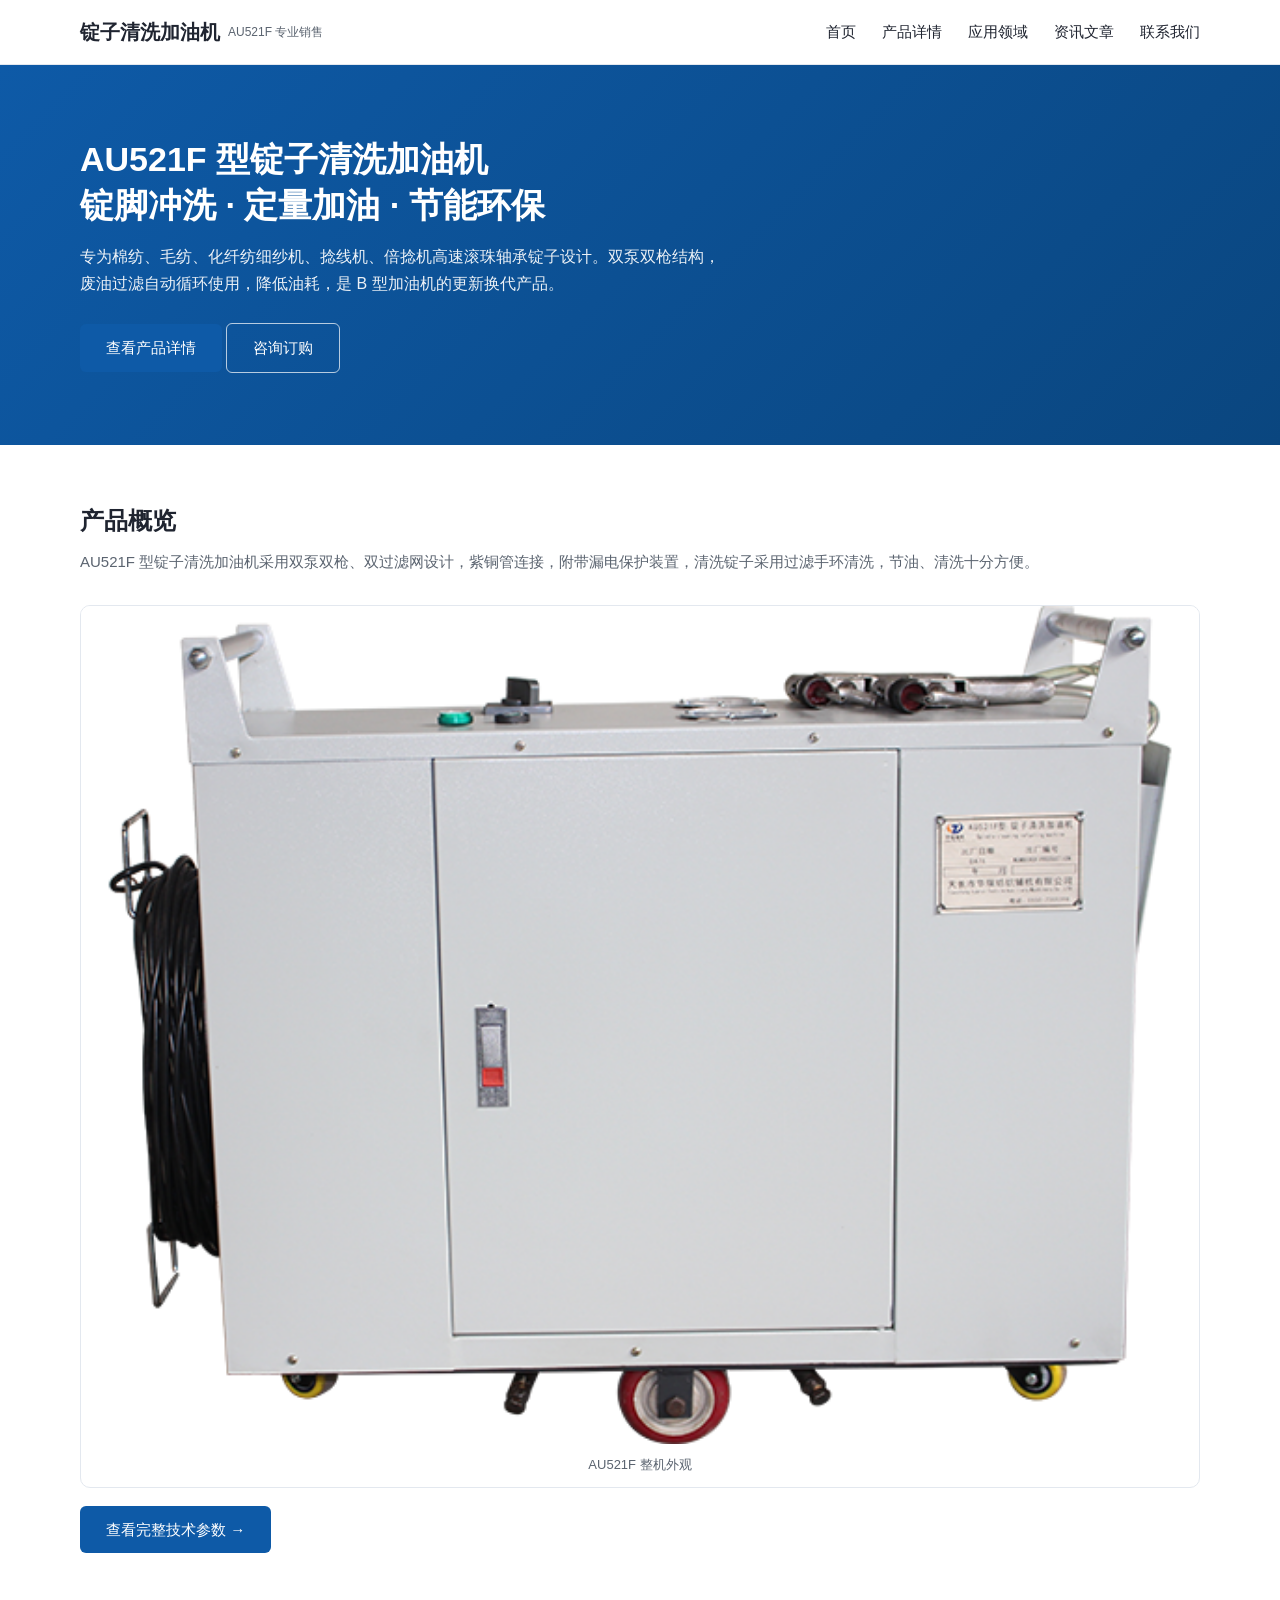
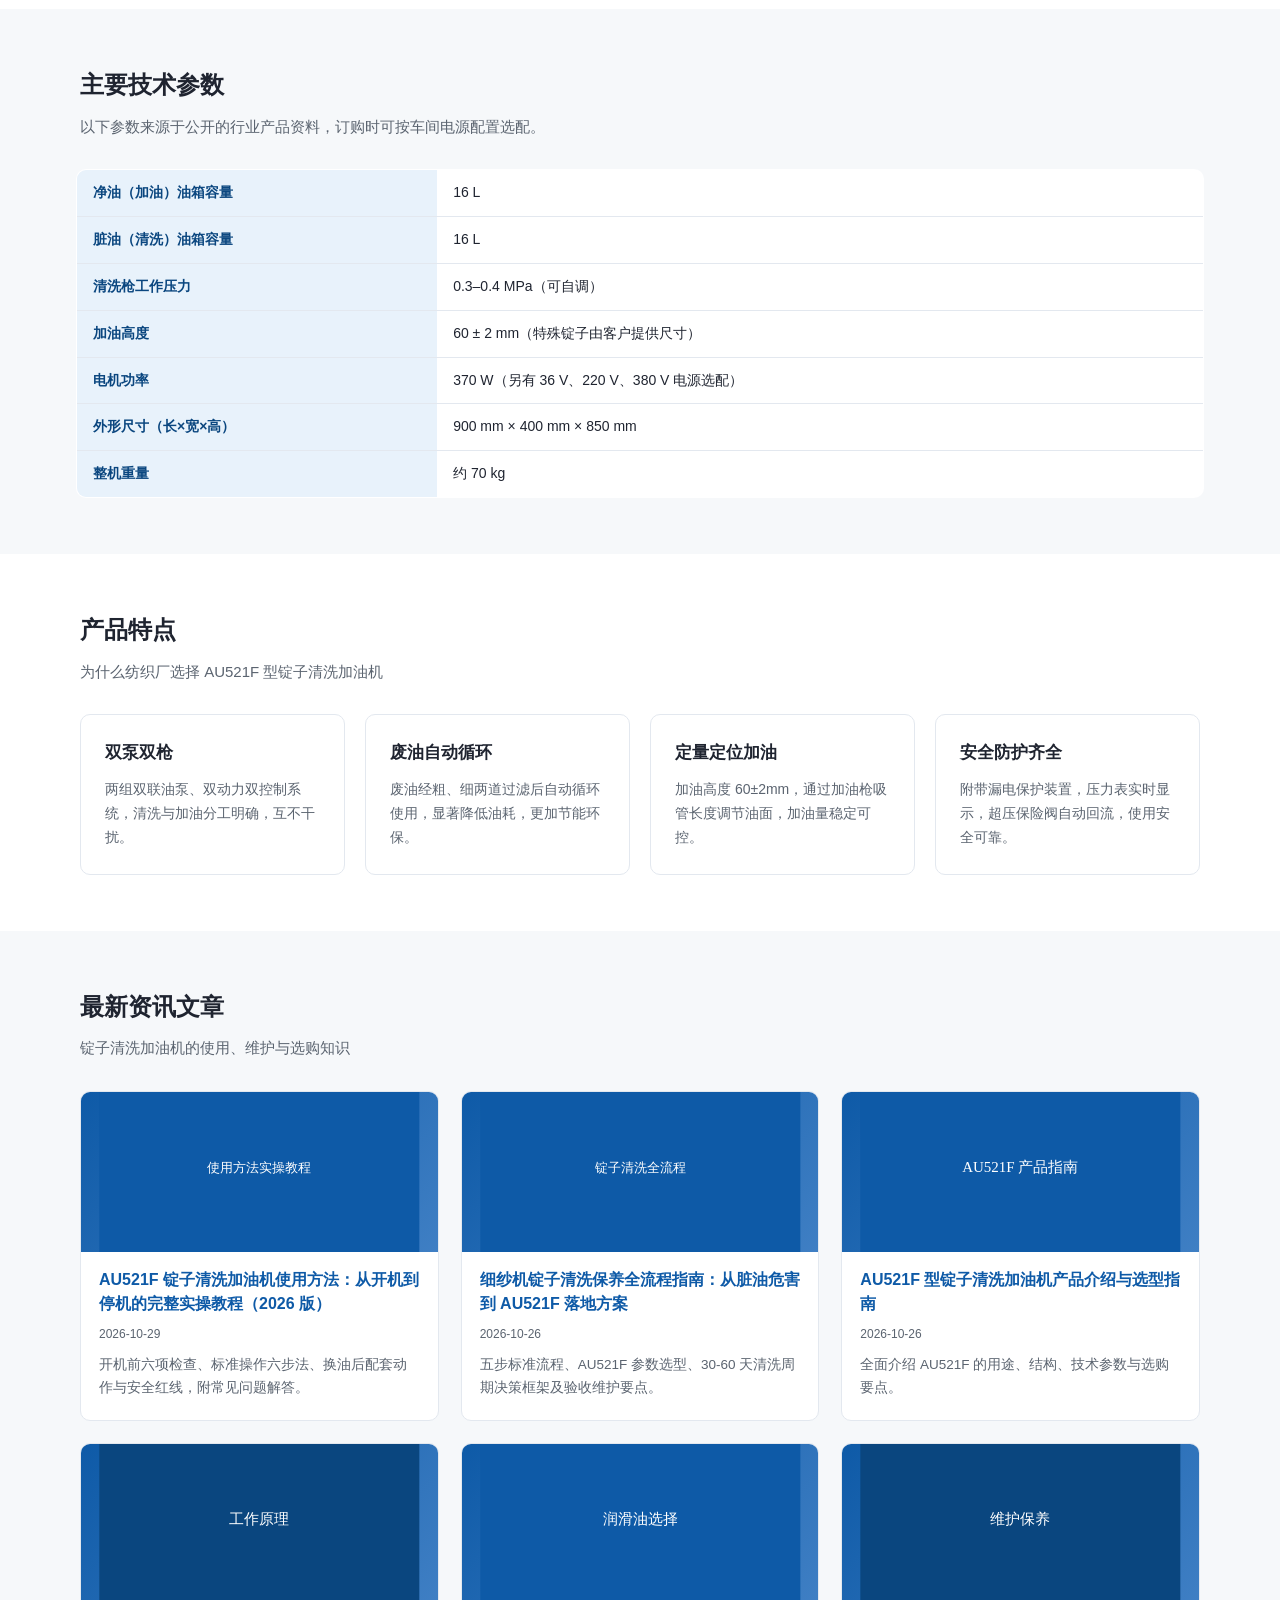
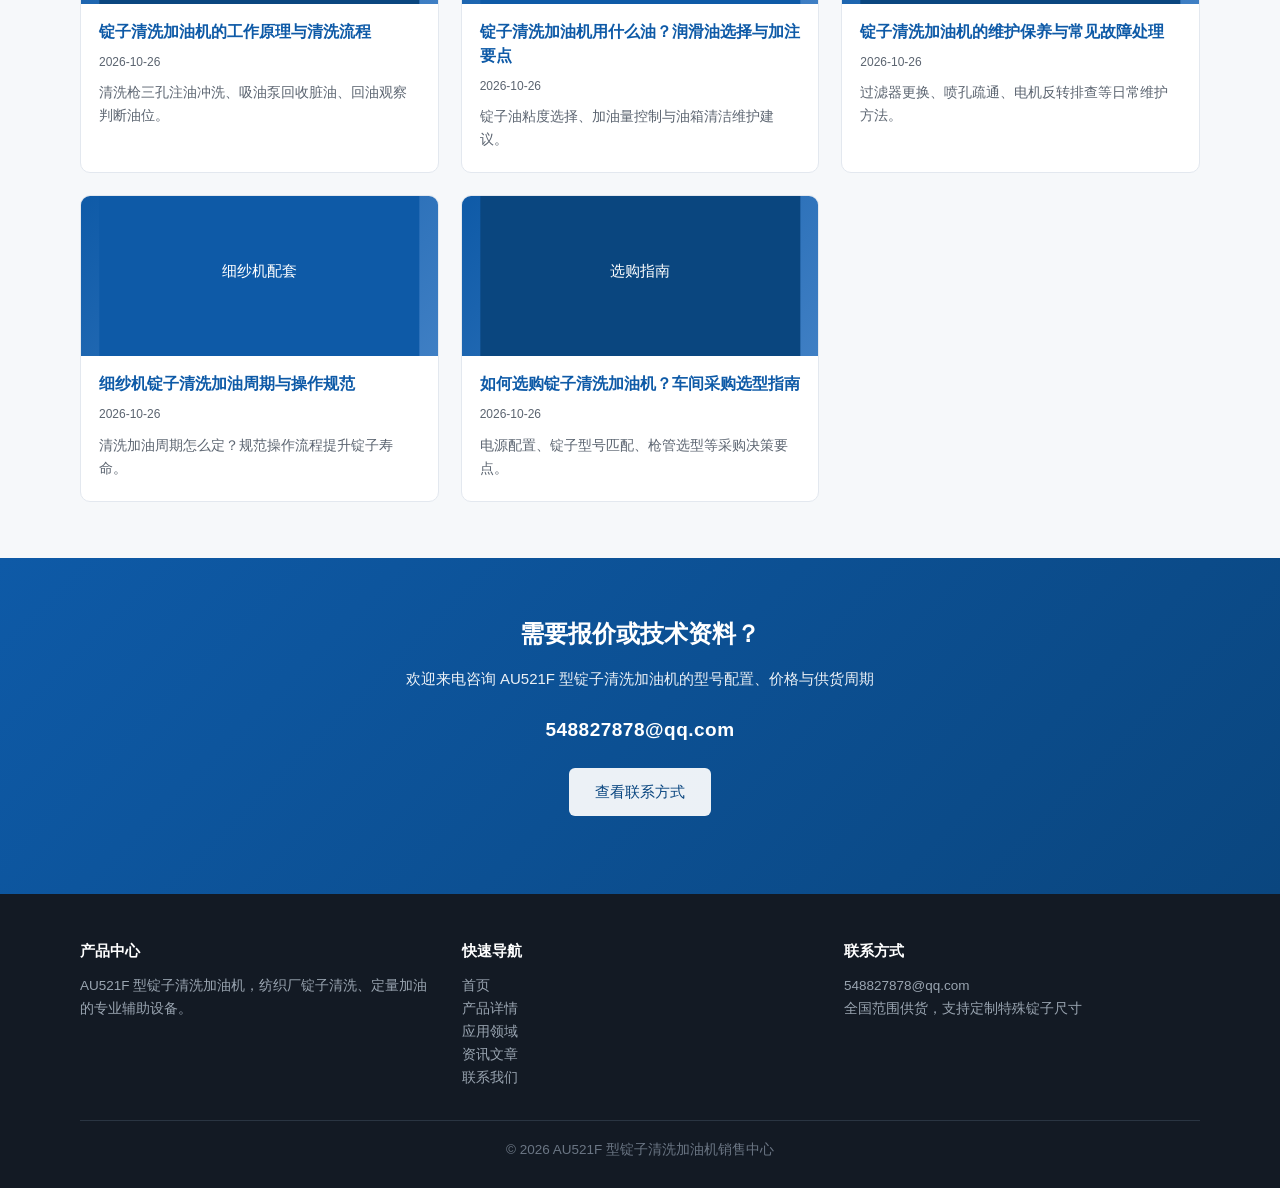
<file: index.html>
<!DOCTYPE html>
<html lang="zh-CN">
<head>
<meta charset="UTF-8">
<meta name="viewport" content="width=device-width, initial-scale=1.0">
<title>AU521F 型锭子清洗加油机 - 纺织锭子清洗加油设备专业供应商</title>
<meta name="description" content="AU521F 型锭子清洗加油机，双泵双枪、废油过滤自动循环，适用于细纱机、捻线机、倍捻机高速滚珠轴承锭子的清洗与定量加油。咨询订购：548827878@qq.com">
<meta name="keywords" content="AU521F,锭子清洗加油机,锭子加油机,纺织辅机,细纱机锭子清洗,锭子清洗">
<link rel="canonical" href="https://mfujun2025.github.io/dingzi/">
<script type="application/ld+json">
{
  "@context":"https://schema.org",
  "@type":"Organization",
  "name":"AU521F 锭子清洗加油机销售中心",
  "email":"548827878@qq.com"
}
</script>
<script type="application/ld+json">
{
  "@context":"https://schema.org",
  "@type":"Product",
  "name":"AU521F 型锭子清洗加油机",
  "description":"纺织细纱机、捻线机、倍捻机高速滚珠轴承锭子的锭脚冲洗和定量加油辅助设备，双泵双枪、废油过滤自动循环使用。",
  "image":[
    "https://mfujun2025.github.io/dingzi/images/au521f-1.png"
  ],
  "sku":"AU521F",
  "brand":{"@type":"Brand","name":"AU521F"},
  "offers":{"@type":"Offer","url":"https://mfujun2025.github.io/dingzi/product.html"}
}
</script>
<link rel="stylesheet" href="css/style.css">
</head>
<body>

<header class="site-header">
  <div class="container">
    <a class="logo" href="index.html">锭子清洗加油机 <small>AU521F 专业销售</small></a>
    <nav class="nav">
      <a href="index.html">首页</a>
      <a href="product.html">产品详情</a>
      <a href="application.html">应用领域</a>
      <a href="articles/index.html">资讯文章</a>
      <a href="contact.html">联系我们</a>
    </nav>
  </div>
</header>

<section class="hero">
  <div class="container">
    <h1>AU521F 型锭子清洗加油机<br>锭脚冲洗 · 定量加油 · 节能环保</h1>
    <p>专为棉纺、毛纺、化纤纺细纱机、捻线机、倍捻机高速滚珠轴承锭子设计。双泵双枪结构，废油过滤自动循环使用，降低油耗，是 B 型加油机的更新换代产品。</p>
    <div class="hero-btns">
      <a class="btn" href="product.html">查看产品详情</a>
      <a class="btn ghost" href="contact.html" style="color:#fff;border-color:rgba(255,255,255,.7)">咨询订购</a>
    </div>
  </div>
</section>

<section class="section">
  <div class="container">
    <h2>产品概览</h2>
    <p class="sub">AU521F 型锭子清洗加油机采用双泵双枪、双过滤网设计，紫铜管连接，附带漏电保护装置，清洗锭子采用过滤手环清洗，节油、清洗十分方便。</p>
    <div class="gallery">
      <figure><img src="images/au521f-1.png" alt="AU521F 型锭子清洗加油机整机外观" loading="lazy"><figcaption>AU521F 整机外观</figcaption></figure>
    </div>
    <p style="margin-top:18px"><a class="btn" href="product.html">查看完整技术参数 →</a></p>
  </div>
</section>

<section class="section alt">
  <div class="container">
    <h2>主要技术参数</h2>
    <p class="sub">以下参数来源于公开的行业产品资料，订购时可按车间电源配置选配。</p>
    <div class="table-wrap">
    <table class="spec-table">
      <tr><th>净油（加油）油箱容量</th><td>16 L</td></tr>
      <tr><th>脏油（清洗）油箱容量</th><td>16 L</td></tr>
      <tr><th>清洗枪工作压力</th><td>0.3–0.4 MPa（可自调）</td></tr>
      <tr><th>加油高度</th><td>60 ± 2 mm（特殊锭子由客户提供尺寸）</td></tr>
      <tr><th>电机功率</th><td>370 W（另有 36 V、220 V、380 V 电源选配）</td></tr>
      <tr><th>外形尺寸（长×宽×高）</th><td>900 mm × 400 mm × 850 mm</td></tr>
      <tr><th>整机重量</th><td>约 70 kg</td></tr>
    </table>
    </div>
  </div>
</section>

<section class="section">
  <div class="container">
    <h2>产品特点</h2>
    <p class="sub">为什么纺织厂选择 AU521F 型锭子清洗加油机</p>
    <div class="feature-grid">
      <div class="card"><h3>双泵双枪</h3><p>两组双联油泵、双动力双控制系统，清洗与加油分工明确，互不干扰。</p></div>
      <div class="card"><h3>废油自动循环</h3><p>废油经粗、细两道过滤后自动循环使用，显著降低油耗，更加节能环保。</p></div>
      <div class="card"><h3>定量定位加油</h3><p>加油高度 60±2mm，通过加油枪吸管长度调节油面，加油量稳定可控。</p></div>
      <div class="card"><h3>安全防护齐全</h3><p>附带漏电保护装置，压力表实时显示，超压保险阀自动回流，使用安全可靠。</p></div>
    </div>
  </div>
</section>

<section class="section alt">
  <div class="container">
    <h2>最新资讯文章</h2>
    <p class="sub">锭子清洗加油机的使用、维护与选购知识</p>
    <div class="article-grid">
      <a class="article-card" href="articles/au521f-dingzi-qingxi-jiayouji-shiyong-fangfa.html">
        <div class="thumb"><svg viewBox="0 0 320 160" xmlns="http://www.w3.org/2000/svg"><rect width="320" height="160" fill="#0e5aa7"/><text x="160" y="80" font-size="13" fill="#fff" text-anchor="middle" font-family="Microsoft YaHei">使用方法实操教程</text></svg></div>
        <div class="body"><h3>AU521F 锭子清洗加油机使用方法：从开机到停机的完整实操教程（2026 版）</h3><div class="meta">2026-10-29</div><p>开机前六项检查、标准操作六步法、换油后配套动作与安全红线，附常见问题解答。</p></div>
      </a>
      <a class="article-card" href="articles/jinshaji-jingzi-qinxi-baoyang-quanliucheng.html">
        <div class="thumb"><svg viewBox="0 0 320 160" xmlns="http://www.w3.org/2000/svg"><rect width="320" height="160" fill="#0e5aa7"/><text x="160" y="80" font-size="13" fill="#fff" text-anchor="middle" font-family="Microsoft YaHei">锭子清洗全流程</text></svg></div>
        <div class="body"><h3>细纱机锭子清洗保养全流程指南：从脏油危害到 AU521F 落地方案</h3><div class="meta">2026-10-26</div><p>五步标准流程、AU521F 参数选型、30-60 天清洗周期决策框架及验收维护要点。</p></div>
      </a>
      <a class="article-card" href="articles/au521f-jingzi-qinxi-jiayouji.html">
        <div class="thumb"><svg viewBox="0 0 320 160" xmlns="http://www.w3.org/2000/svg"><rect width="320" height="160" fill="#0e5aa7"/><text x="160" y="80" font-size="15" fill="#fff" text-anchor="middle" font-family="Microsoft YaHei">AU521F 产品指南</text></svg></div>
        <div class="body"><h3>AU521F 型锭子清洗加油机产品介绍与选型指南</h3><div class="meta">2026-10-26</div><p>全面介绍 AU521F 的用途、结构、技术参数与选购要点。</p></div>
      </a>
      <a class="article-card" href="articles/jingzi-qinxi-jiayou-yuanli.html">
        <div class="thumb"><svg viewBox="0 0 320 160" xmlns="http://www.w3.org/2000/svg"><rect width="320" height="160" fill="#0a467f"/><text x="160" y="80" font-size="15" fill="#fff" text-anchor="middle" font-family="Microsoft YaHei">工作原理</text></svg></div>
        <div class="body"><h3>锭子清洗加油机的工作原理与清洗流程</h3><div class="meta">2026-10-26</div><p>清洗枪三孔注油冲洗、吸油泵回收脏油、回油观察判断油位。</p></div>
      </a>
      <a class="article-card" href="articles/jingzi-jiayou-cailiao-xuanze.html">
        <div class="thumb"><svg viewBox="0 0 320 160" xmlns="http://www.w3.org/2000/svg"><rect width="320" height="160" fill="#0e5aa7"/><text x="160" y="80" font-size="15" fill="#fff" text-anchor="middle" font-family="Microsoft YaHei">润滑油选择</text></svg></div>
        <div class="body"><h3>锭子清洗加油机用什么油？润滑油选择与加注要点</h3><div class="meta">2026-10-26</div><p>锭子油粘度选择、加油量控制与油箱清洁维护建议。</p></div>
      </a>
      <a class="article-card" href="articles/jingzi-qinxi-weihu-baoyang.html">
        <div class="thumb"><svg viewBox="0 0 320 160" xmlns="http://www.w3.org/2000/svg"><rect width="320" height="160" fill="#0a467f"/><text x="160" y="80" font-size="15" fill="#fff" text-anchor="middle" font-family="Microsoft YaHei">维护保养</text></svg></div>
        <div class="body"><h3>锭子清洗加油机的维护保养与常见故障处理</h3><div class="meta">2026-10-26</div><p>过滤器更换、喷孔疏通、电机反转排查等日常维护方法。</p></div>
      </a>
      <a class="article-card" href="articles/jinshaji-jingzi-qinxi-jiayou-yuanze.html">
        <div class="thumb"><svg viewBox="0 0 320 160" xmlns="http://www.w3.org/2000/svg"><rect width="320" height="160" fill="#0e5aa7"/><text x="160" y="80" font-size="15" fill="#fff" text-anchor="middle" font-family="Microsoft YaHei">细纱机配套</text></svg></div>
        <div class="body"><h3>细纱机锭子清洗加油周期与操作规范</h3><div class="meta">2026-10-26</div><p>清洗加油周期怎么定？规范操作流程提升锭子寿命。</p></div>
      </a>
      <a class="article-card" href="articles/jingzi-jiayouji-gouji-zhinan.html">
        <div class="thumb"><svg viewBox="0 0 320 160" xmlns="http://www.w3.org/2000/svg"><rect width="320" height="160" fill="#0a467f"/><text x="160" y="80" font-size="15" fill="#fff" text-anchor="middle" font-family="Microsoft YaHei">选购指南</text></svg></div>
        <div class="body"><h3>如何选购锭子清洗加油机？车间采购选型指南</h3><div class="meta">2026-10-26</div><p>电源配置、锭子型号匹配、枪管选型等采购决策要点。</p></div>
      </a>
    </div>
  </div>
</section>

<section class="cta">
  <div class="container">
    <h2>需要报价或技术资料？</h2>
    <p>欢迎来电咨询 AU521F 型锭子清洗加油机的型号配置、价格与供货周期</p>
    <a class="mail" href="mailto:548827878@qq.com">548827878@qq.com</a>
    <p style="margin-top:22px"><a class="btn" href="contact.html">查看联系方式</a></p>
  </div>
</section>

<footer class="site-footer">
  <div class="container">
    <div class="ft-cols">
      <div><h4>产品中心</h4><p>AU521F 型锭子清洗加油机，纺织厂锭子清洗、定量加油的专业辅助设备。</p></div>
      <div><h4>快速导航</h4><p><a href="index.html">首页</a><br><a href="product.html">产品详情</a><br><a href="application.html">应用领域</a><br><a href="articles/index.html">资讯文章</a><br><a href="contact.html">联系我们</a></p></div>
      <div><h4>联系方式</h4><p><a href="mailto:548827878@qq.com">548827878@qq.com</a><br>全国范围供货，支持定制特殊锭子尺寸</p></div>
    </div>
    <p class="copy">© 2026 AU521F 型锭子清洗加油机销售中心</p>
  </div>
</footer>

</body>
</html>
</file>
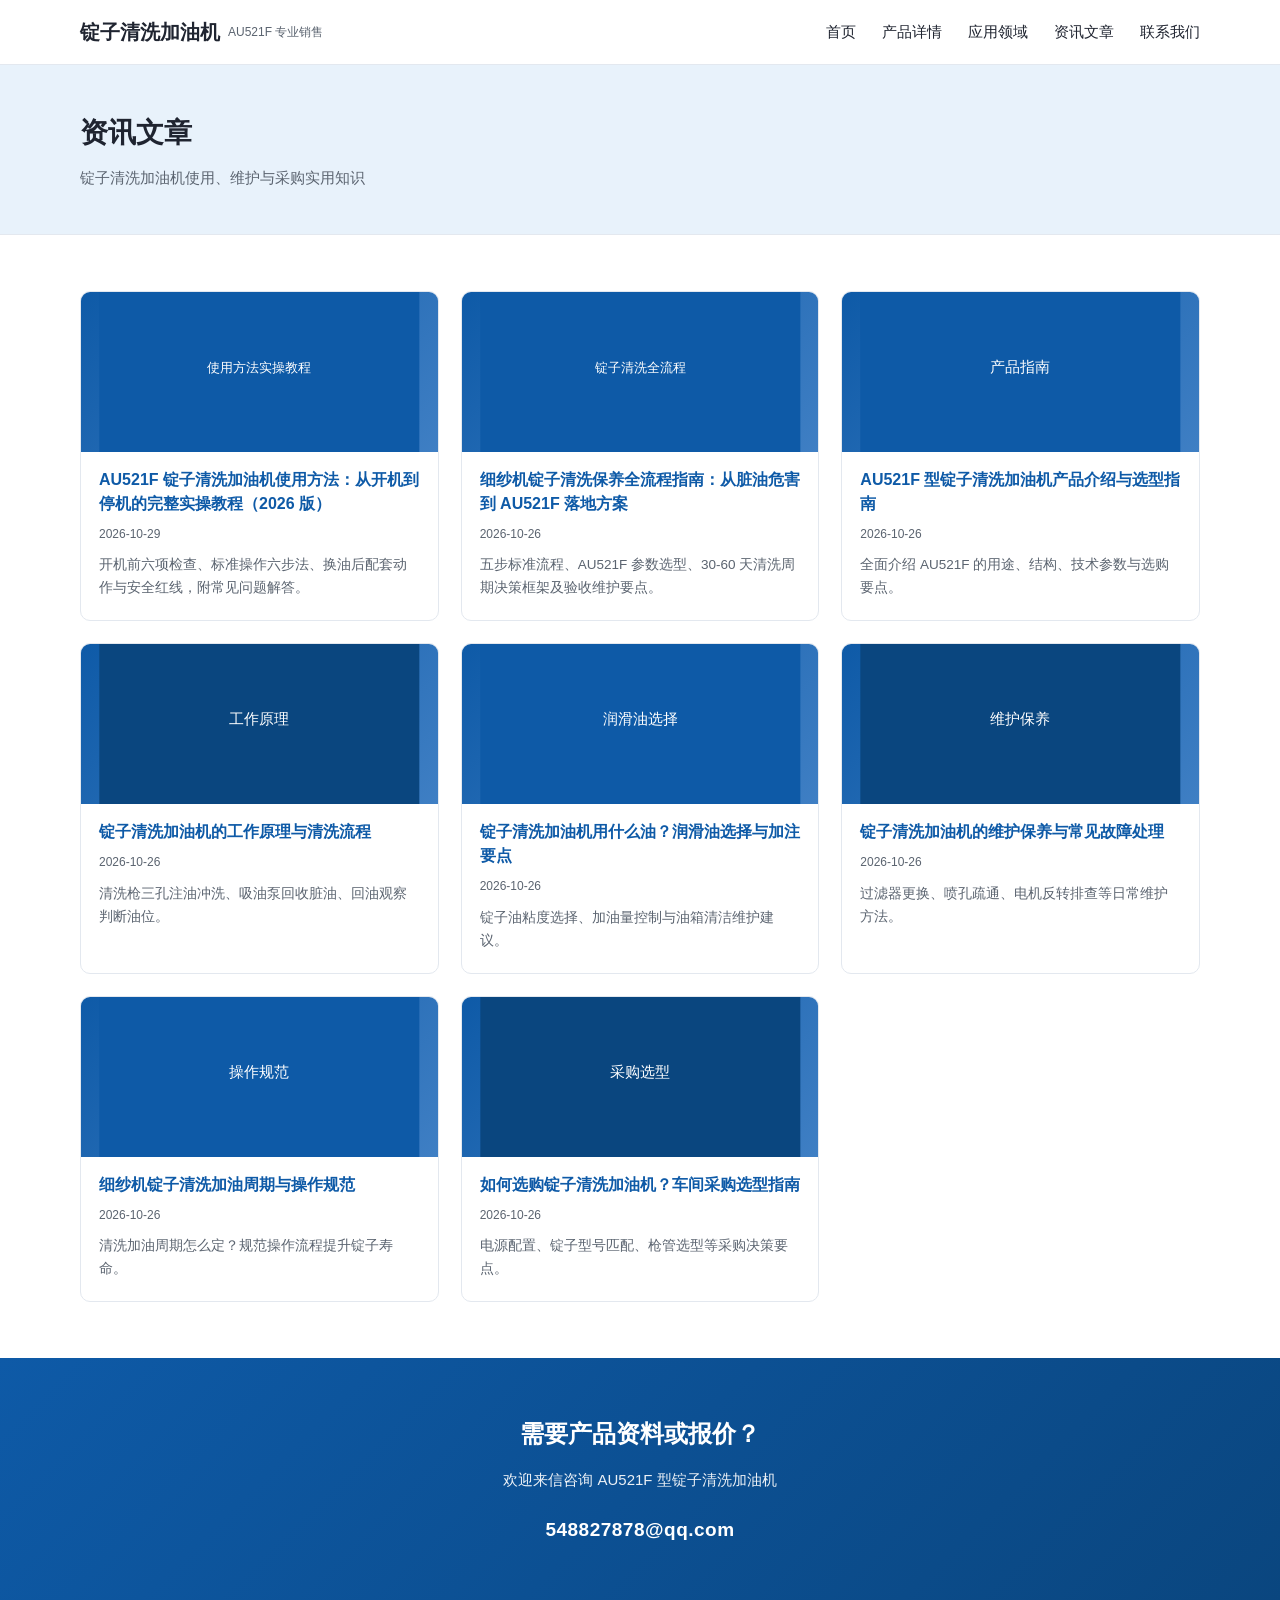
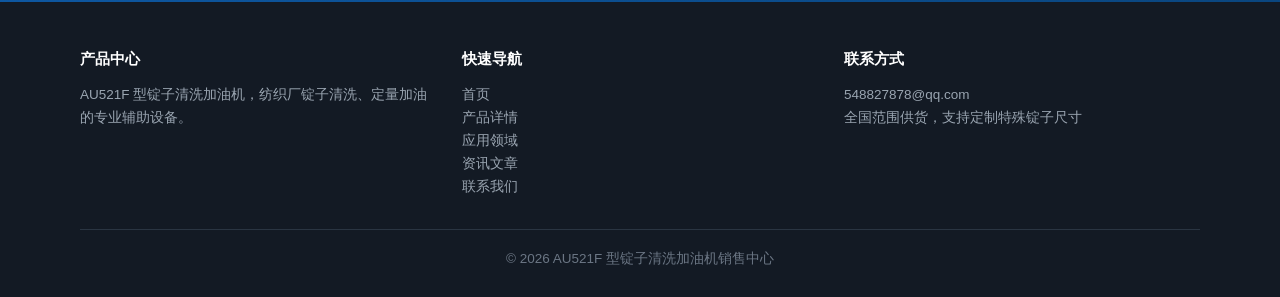
<file: articles/index.html>
<!DOCTYPE html>
<html lang="zh-CN">
<head>
<meta charset="UTF-8">
<meta name="viewport" content="width=device-width, initial-scale=1.0">
<title>资讯文章 - 锭子清洗加油机使用维护知识</title>
<meta name="description" content="锭子清洗加油机的产品介绍、工作原理、润滑油选择、维护保养、操作规范与采购选型等实用知识文章。">
<link rel="canonical" href="https://mfujun2025.github.io/dingzi/articles/index.html">
<link rel="stylesheet" href="../css/style.css">
</head>
<body>

<header class="site-header">
  <div class="container">
    <a class="logo" href="../index.html">锭子清洗加油机 <small>AU521F 专业销售</small></a>
    <nav class="nav">
      <a href="../index.html">首页</a>
      <a href="../product.html">产品详情</a>
      <a href="../application.html">应用领域</a>
      <a href="../articles/index.html">资讯文章</a>
      <a href="../contact.html">联系我们</a>
    </nav>
  </div>
</header>

<div class="page-head">
  <div class="container">
    <h1>资讯文章</h1>
    <p>锭子清洗加油机使用、维护与采购实用知识</p>
  </div>
</div>

<section class="section">
  <div class="container">
    <div class="article-grid">
      <a class="article-card" href="au521f-dingzi-qingxi-jiayouji-shiyong-fangfa.html">
        <div class="thumb"><svg viewBox="0 0 320 160" xmlns="http://www.w3.org/2000/svg"><rect width="320" height="160" fill="#0e5aa7"/><text x="160" y="80" font-size="13" fill="#fff" text-anchor="middle" font-family="Microsoft YaHei">使用方法实操教程</text></svg></div>
        <div class="body"><h3>AU521F 锭子清洗加油机使用方法：从开机到停机的完整实操教程（2026 版）</h3><div class="meta">2026-10-29</div><p>开机前六项检查、标准操作六步法、换油后配套动作与安全红线，附常见问题解答。</p></div>
      </a>
      <a class="article-card" href="jinshaji-jingzi-qinxi-baoyang-quanliucheng.html">
        <div class="thumb"><svg viewBox="0 0 320 160" xmlns="http://www.w3.org/2000/svg"><rect width="320" height="160" fill="#0e5aa7"/><text x="160" y="80" font-size="13" fill="#fff" text-anchor="middle" font-family="Microsoft YaHei">锭子清洗全流程</text></svg></div>
        <div class="body"><h3>细纱机锭子清洗保养全流程指南：从脏油危害到 AU521F 落地方案</h3><div class="meta">2026-10-26</div><p>五步标准流程、AU521F 参数选型、30-60 天清洗周期决策框架及验收维护要点。</p></div>
      </a>
      <a class="article-card" href="au521f-jingzi-qinxi-jiayouji.html">
        <div class="thumb"><svg viewBox="0 0 320 160" xmlns="http://www.w3.org/2000/svg"><rect width="320" height="160" fill="#0e5aa7"/><text x="160" y="80" font-size="15" fill="#fff" text-anchor="middle" font-family="Microsoft YaHei">产品指南</text></svg></div>
        <div class="body"><h3>AU521F 型锭子清洗加油机产品介绍与选型指南</h3><div class="meta">2026-10-26</div><p>全面介绍 AU521F 的用途、结构、技术参数与选购要点。</p></div>
      </a>
      <a class="article-card" href="jingzi-qinxi-jiayou-yuanli.html">
        <div class="thumb"><svg viewBox="0 0 320 160" xmlns="http://www.w3.org/2000/svg"><rect width="320" height="160" fill="#0a467f"/><text x="160" y="80" font-size="15" fill="#fff" text-anchor="middle" font-family="Microsoft YaHei">工作原理</text></svg></div>
        <div class="body"><h3>锭子清洗加油机的工作原理与清洗流程</h3><div class="meta">2026-10-26</div><p>清洗枪三孔注油冲洗、吸油泵回收脏油、回油观察判断油位。</p></div>
      </a>
      <a class="article-card" href="jingzi-jiayou-cailiao-xuanze.html">
        <div class="thumb"><svg viewBox="0 0 320 160" xmlns="http://www.w3.org/2000/svg"><rect width="320" height="160" fill="#0e5aa7"/><text x="160" y="80" font-size="15" fill="#fff" text-anchor="middle" font-family="Microsoft YaHei">润滑油选择</text></svg></div>
        <div class="body"><h3>锭子清洗加油机用什么油？润滑油选择与加注要点</h3><div class="meta">2026-10-26</div><p>锭子油粘度选择、加油量控制与油箱清洁维护建议。</p></div>
      </a>
      <a class="article-card" href="jingzi-qinxi-weihu-baoyang.html">
        <div class="thumb"><svg viewBox="0 0 320 160" xmlns="http://www.w3.org/2000/svg"><rect width="320" height="160" fill="#0a467f"/><text x="160" y="80" font-size="15" fill="#fff" text-anchor="middle" font-family="Microsoft YaHei">维护保养</text></svg></div>
        <div class="body"><h3>锭子清洗加油机的维护保养与常见故障处理</h3><div class="meta">2026-10-26</div><p>过滤器更换、喷孔疏通、电机反转排查等日常维护方法。</p></div>
      </a>
      <a class="article-card" href="jinshaji-jingzi-qinxi-jiayou-yuanze.html">
        <div class="thumb"><svg viewBox="0 0 320 160" xmlns="http://www.w3.org/2000/svg"><rect width="320" height="160" fill="#0e5aa7"/><text x="160" y="80" font-size="15" fill="#fff" text-anchor="middle" font-family="Microsoft YaHei">操作规范</text></svg></div>
        <div class="body"><h3>细纱机锭子清洗加油周期与操作规范</h3><div class="meta">2026-10-26</div><p>清洗加油周期怎么定？规范操作流程提升锭子寿命。</p></div>
      </a>
      <a class="article-card" href="jingzi-jiayouji-gouji-zhinan.html">
        <div class="thumb"><svg viewBox="0 0 320 160" xmlns="http://www.w3.org/2000/svg"><rect width="320" height="160" fill="#0a467f"/><text x="160" y="80" font-size="15" fill="#fff" text-anchor="middle" font-family="Microsoft YaHei">采购选型</text></svg></div>
        <div class="body"><h3>如何选购锭子清洗加油机？车间采购选型指南</h3><div class="meta">2026-10-26</div><p>电源配置、锭子型号匹配、枪管选型等采购决策要点。</p></div>
      </a>
    </div>
  </div>
</section>

<section class="cta">
  <div class="container">
    <h2>需要产品资料或报价？</h2>
    <p>欢迎来信咨询 AU521F 型锭子清洗加油机</p>
    <a class="mail" href="mailto:548827878@qq.com">548827878@qq.com</a>
  </div>
</section>

<footer class="site-footer">
  <div class="container">
    <div class="ft-cols">
      <div><h4>产品中心</h4><p>AU521F 型锭子清洗加油机，纺织厂锭子清洗、定量加油的专业辅助设备。</p></div>
      <div><h4>快速导航</h4><p><a href="../index.html">首页</a><br><a href="../product.html">产品详情</a><br><a href="../application.html">应用领域</a><br><a href="../articles/index.html">资讯文章</a><br><a href="../contact.html">联系我们</a></p></div>
      <div><h4>联系方式</h4><p><a href="mailto:548827878@qq.com">548827878@qq.com</a><br>全国范围供货，支持定制特殊锭子尺寸</p></div>
    </div>
    <p class="copy">© 2026 AU521F 型锭子清洗加油机销售中心</p>
  </div>
</footer>

</body>
</html>
</file>
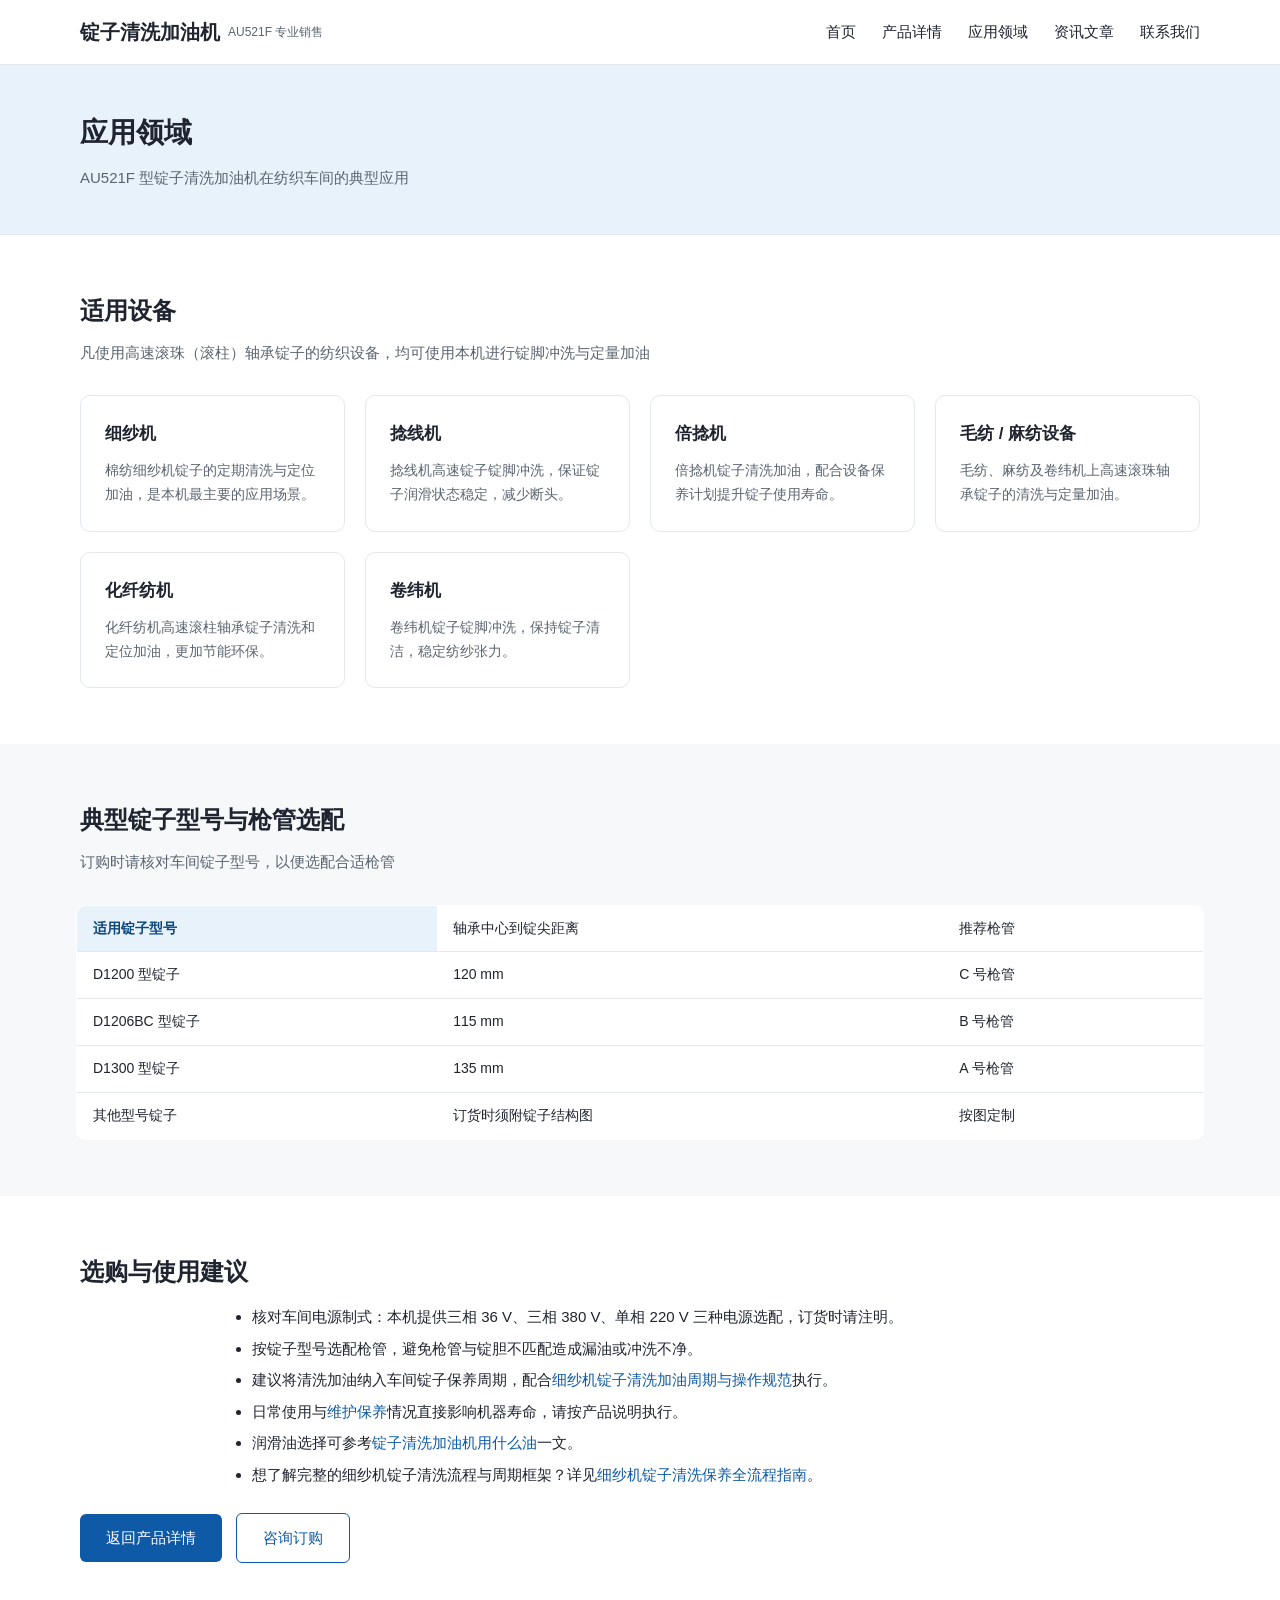
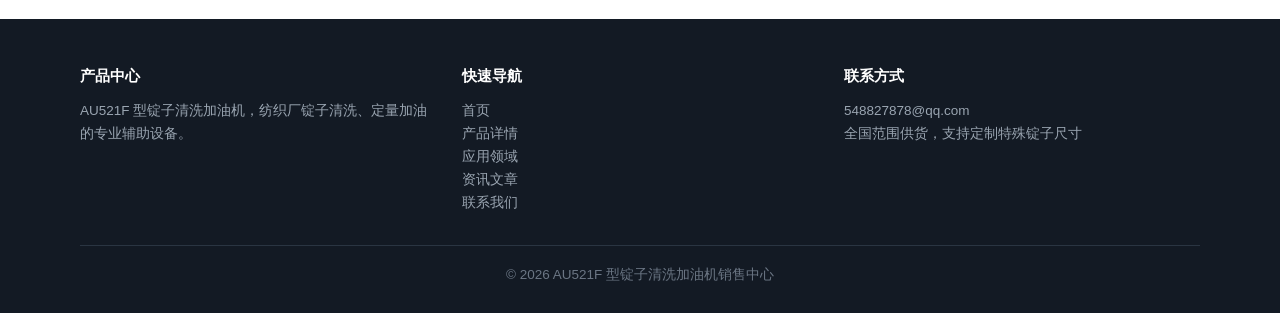
<file: application.html>
<!DOCTYPE html>
<html lang="zh-CN">
<head>
<meta charset="UTF-8">
<meta name="viewport" content="width=device-width, initial-scale=1.0">
<title>AU521F 锭子清洗加油机应用领域 - 适用纺机类型</title>
<meta name="description" content="AU521F 型锭子清洗加油机适用于棉纺、毛纺、化纤纺细纱机，以及捻线机、倍捻机、卷纬机上高速滚珠轴承锭子的清洗与加油。">
<meta name="keywords" content="锭子清洗加油机应用,细纱机锭子清洗,捻线机锭子加油,倍捻机锭子">
<link rel="canonical" href="https://mfujun2025.github.io/dingzi/application.html">
<link rel="stylesheet" href="css/style.css">
</head>
<body>

<header class="site-header">
  <div class="container">
    <a class="logo" href="index.html">锭子清洗加油机 <small>AU521F 专业销售</small></a>
    <nav class="nav">
      <a href="index.html">首页</a>
      <a href="product.html">产品详情</a>
      <a href="application.html">应用领域</a>
      <a href="articles/index.html">资讯文章</a>
      <a href="contact.html">联系我们</a>
    </nav>
  </div>
</header>

<div class="page-head">
  <div class="container">
    <h1>应用领域</h1>
    <p>AU521F 型锭子清洗加油机在纺织车间的典型应用</p>
  </div>
</div>

<section class="section">
  <div class="container">
    <h2>适用设备</h2>
    <p class="sub">凡使用高速滚珠（滚柱）轴承锭子的纺织设备，均可使用本机进行锭脚冲洗与定量加油</p>
    <div class="feature-grid">
      <div class="card"><h3>细纱机</h3><p>棉纺细纱机锭子的定期清洗与定位加油，是本机最主要的应用场景。</p></div>
      <div class="card"><h3>捻线机</h3><p>捻线机高速锭子锭脚冲洗，保证锭子润滑状态稳定，减少断头。</p></div>
      <div class="card"><h3>倍捻机</h3><p>倍捻机锭子清洗加油，配合设备保养计划提升锭子使用寿命。</p></div>
      <div class="card"><h3>毛纺 / 麻纺设备</h3><p>毛纺、麻纺及卷纬机上高速滚珠轴承锭子的清洗与定量加油。</p></div>
      <div class="card"><h3>化纤纺机</h3><p>化纤纺机高速滚柱轴承锭子清洗和定位加油，更加节能环保。</p></div>
      <div class="card"><h3>卷纬机</h3><p>卷纬机锭子锭脚冲洗，保持锭子清洁，稳定纺纱张力。</p></div>
    </div>
  </div>
</section>

<section class="section alt">
  <div class="container">
    <h2>典型锭子型号与枪管选配</h2>
    <p class="sub">订购时请核对车间锭子型号，以便选配合适枪管</p>
    <div class="table-wrap">
    <table class="spec-table">
      <tr><th>适用锭子型号</th><td>轴承中心到锭尖距离</td><td>推荐枪管</td></tr>
      <tr><td>D1200 型锭子</td><td>120 mm</td><td>C 号枪管</td></tr>
      <tr><td>D1206BC 型锭子</td><td>115 mm</td><td>B 号枪管</td></tr>
      <tr><td>D1300 型锭子</td><td>135 mm</td><td>A 号枪管</td></tr>
      <tr><td>其他型号锭子</td><td>订货时须附锭子结构图</td><td>按图定制</td></tr>
    </table>
    </div>
  </div>
</section>

<section class="section">
  <div class="container">
    <h2>选购与使用建议</h2>
    <div class="article-body">
      <ul>
        <li>核对车间电源制式：本机提供三相 36 V、三相 380 V、单相 220 V 三种电源选配，订货时请注明。</li>
        <li>按锭子型号选配枪管，避免枪管与锭胆不匹配造成漏油或冲洗不净。</li>
        <li>建议将清洗加油纳入车间锭子保养周期，配合<a href="articles/jinshaji-jingzi-qinxi-jiayou-yuanze.html">细纱机锭子清洗加油周期与操作规范</a>执行。</li>
        <li>日常使用与<a href="articles/jingzi-qinxi-weihu-baoyang.html">维护保养</a>情况直接影响机器寿命，请按产品说明执行。</li>
        <li>润滑油选择可参考<a href="articles/jingzi-jiayou-cailiao-xuanze.html">锭子清洗加油机用什么油</a>一文。</li>
        <li>想了解完整的细纱机锭子清洗流程与周期框架？详见<a href="articles/jinshaji-jingzi-qinxi-baoyang-quanliucheng.html">细纱机锭子清洗保养全流程指南</a>。</li>
      </ul>
    </div>
    <p style="margin-top:26px"><a class="btn" href="product.html">返回产品详情</a> <a class="btn ghost" href="contact.html" style="margin-left:10px">咨询订购</a></p>
  </div>
</section>

<footer class="site-footer">
  <div class="container">
    <div class="ft-cols">
      <div><h4>产品中心</h4><p>AU521F 型锭子清洗加油机，纺织厂锭子清洗、定量加油的专业辅助设备。</p></div>
      <div><h4>快速导航</h4><p><a href="index.html">首页</a><br><a href="product.html">产品详情</a><br><a href="application.html">应用领域</a><br><a href="articles/index.html">资讯文章</a><br><a href="contact.html">联系我们</a></p></div>
      <div><h4>联系方式</h4><p><a href="mailto:548827878@qq.com">548827878@qq.com</a><br>全国范围供货，支持定制特殊锭子尺寸</p></div>
    </div>
    <p class="copy">© 2026 AU521F 型锭子清洗加油机销售中心</p>
  </div>
</footer>

</body>
</html>
</file>
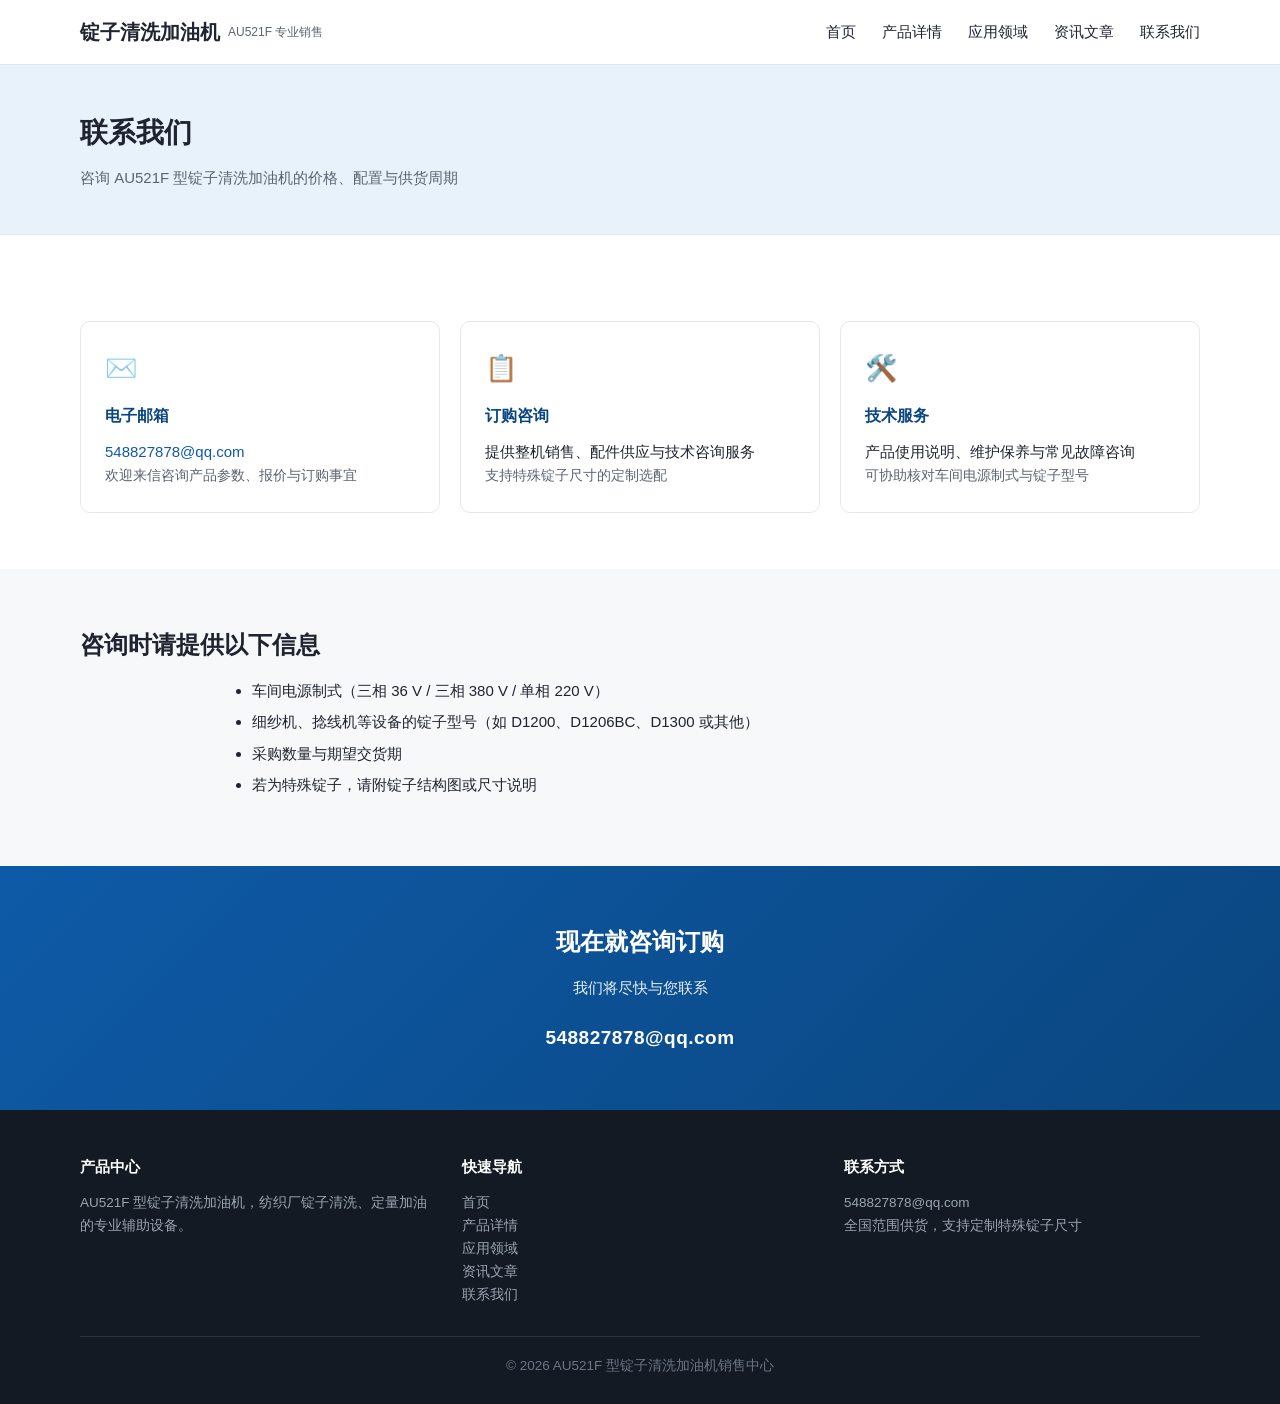
<file: contact.html>
<!DOCTYPE html>
<html lang="zh-CN">
<head>
<meta charset="UTF-8">
<meta name="viewport" content="width=device-width, initial-scale=1.0">
<title>联系我们 - AU521F 锭子清洗加油机</title>
<meta name="description" content="联系 AU521F 型锭子清洗加油机销售中心：邮箱 548827878@qq.com，提供整机销售、配件供应与技术咨询服务。">
<link rel="canonical" href="https://mfujun2025.github.io/dingzi/contact.html">
<script type="application/ld+json">
{
  "@context":"https://schema.org",
  "@type":"Organization",
  "name":"AU521F 锭子清洗加油机销售中心",
  "email":"548827878@qq.com"
}
</script>
<link rel="stylesheet" href="css/style.css">
</head>
<body>

<header class="site-header">
  <div class="container">
    <a class="logo" href="index.html">锭子清洗加油机 <small>AU521F 专业销售</small></a>
    <nav class="nav">
      <a href="index.html">首页</a>
      <a href="product.html">产品详情</a>
      <a href="application.html">应用领域</a>
      <a href="articles/index.html">资讯文章</a>
      <a href="contact.html">联系我们</a>
    </nav>
  </div>
</header>

<div class="page-head">
  <div class="container">
    <h1>联系我们</h1>
    <p>咨询 AU521F 型锭子清洗加油机的价格、配置与供货周期</p>
  </div>
</div>

<section class="section">
  <div class="container">
    <div class="contact-grid">
      <div class="contact-item">
        <span class="ico">✉️</span>
        <h3>电子邮箱</h3>
        <p><a href="mailto:548827878@qq.com">548827878@qq.com</a></p>
        <p style="color:#5b6470;font-size:13.5px">欢迎来信咨询产品参数、报价与订购事宜</p>
      </div>
      <div class="contact-item">
        <span class="ico">📋</span>
        <h3>订购咨询</h3>
        <p>提供整机销售、配件供应与技术咨询服务</p>
        <p style="color:#5b6470;font-size:13.5px">支持特殊锭子尺寸的定制选配</p>
      </div>
      <div class="contact-item">
        <span class="ico">🛠️</span>
        <h3>技术服务</h3>
        <p>产品使用说明、维护保养与常见故障咨询</p>
        <p style="color:#5b6470;font-size:13.5px">可协助核对车间电源制式与锭子型号</p>
      </div>
    </div>
  </div>
</section>

<section class="section alt">
  <div class="container">
    <h2>咨询时请提供以下信息</h2>
    <div class="article-body">
      <ul>
        <li>车间电源制式（三相 36 V / 三相 380 V / 单相 220 V）</li>
        <li>细纱机、捻线机等设备的锭子型号（如 D1200、D1206BC、D1300 或其他）</li>
        <li>采购数量与期望交货期</li>
        <li>若为特殊锭子，请附锭子结构图或尺寸说明</li>
      </ul>
    </div>
  </div>
</section>

<section class="cta">
  <div class="container">
    <h2>现在就咨询订购</h2>
    <p>我们将尽快与您联系</p>
    <a class="mail" href="mailto:548827878@qq.com">548827878@qq.com</a>
  </div>
</section>

<footer class="site-footer">
  <div class="container">
    <div class="ft-cols">
      <div><h4>产品中心</h4><p>AU521F 型锭子清洗加油机，纺织厂锭子清洗、定量加油的专业辅助设备。</p></div>
      <div><h4>快速导航</h4><p><a href="index.html">首页</a><br><a href="product.html">产品详情</a><br><a href="application.html">应用领域</a><br><a href="articles/index.html">资讯文章</a><br><a href="contact.html">联系我们</a></p></div>
      <div><h4>联系方式</h4><p><a href="mailto:548827878@qq.com">548827878@qq.com</a><br>全国范围供货，支持定制特殊锭子尺寸</p></div>
    </div>
    <p class="copy">© 2026 AU521F 型锭子清洗加油机销售中心</p>
  </div>
</footer>

</body>
</html>
</file>
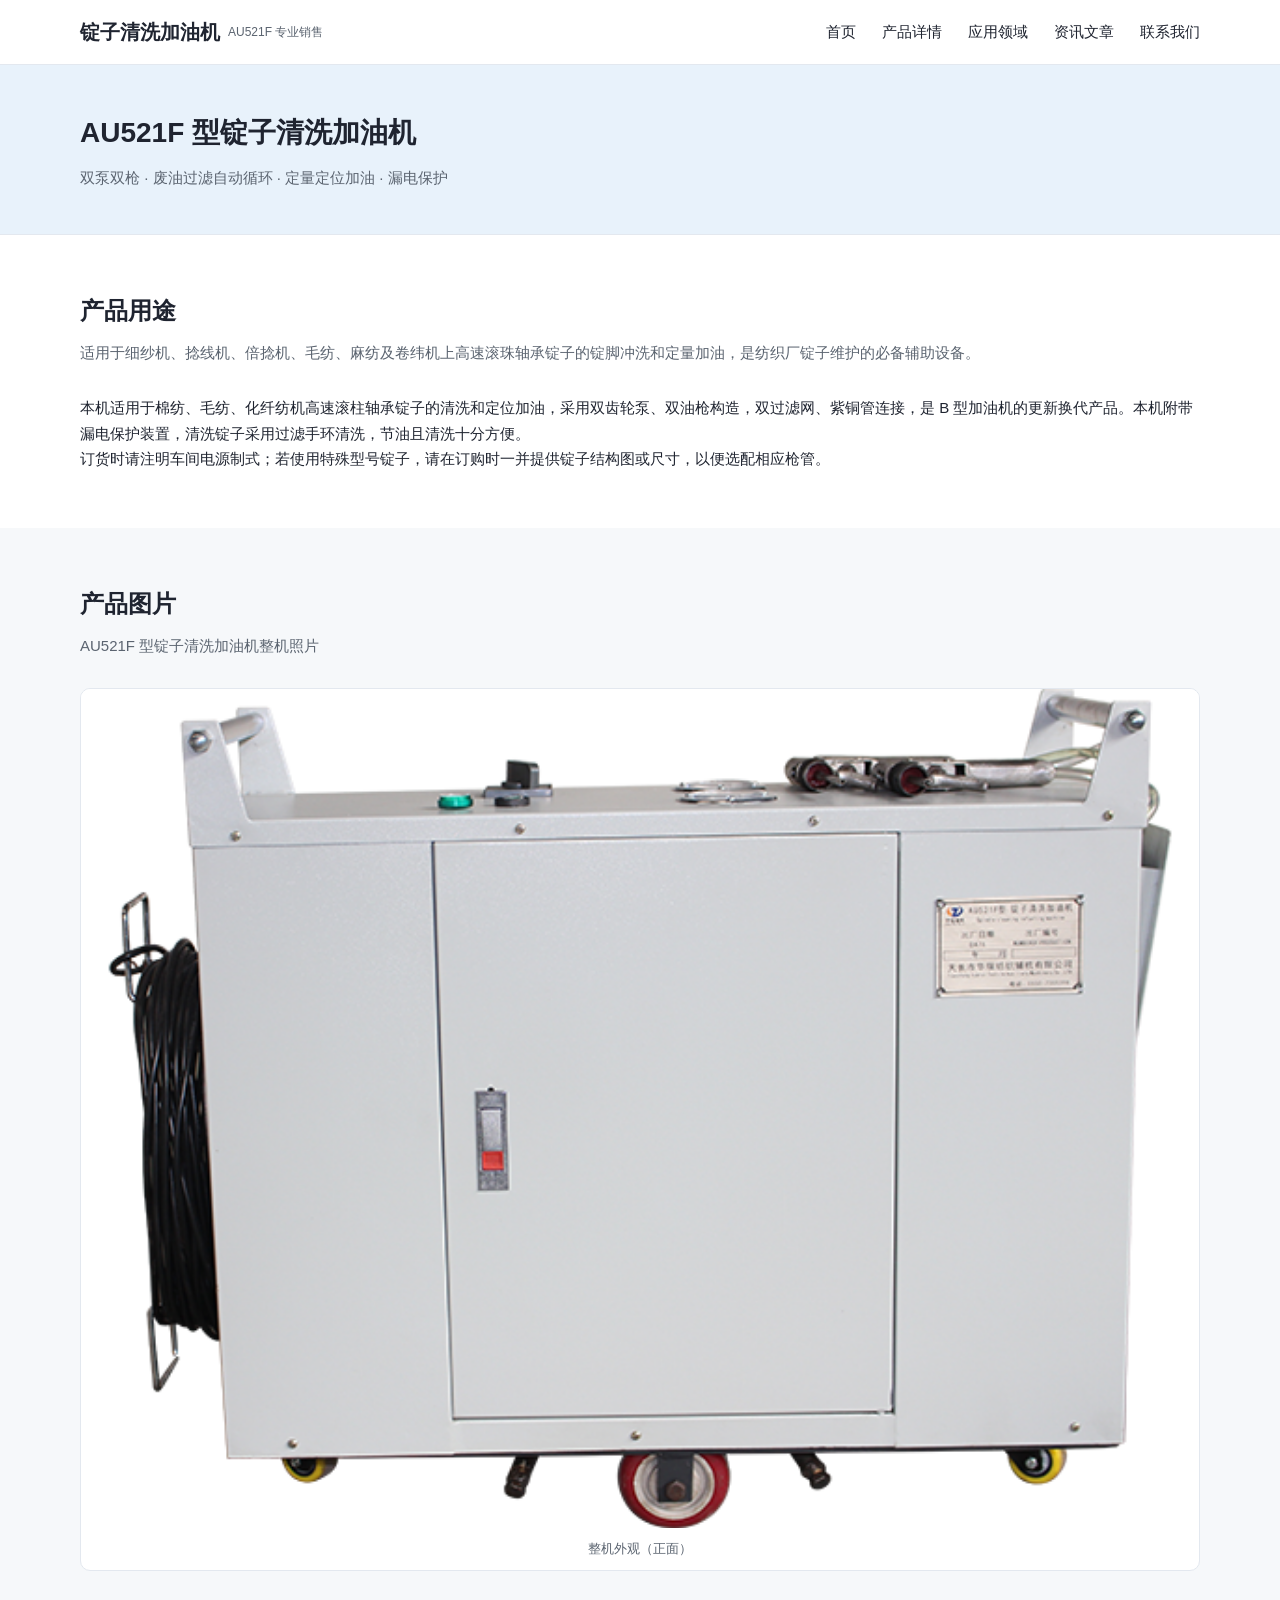
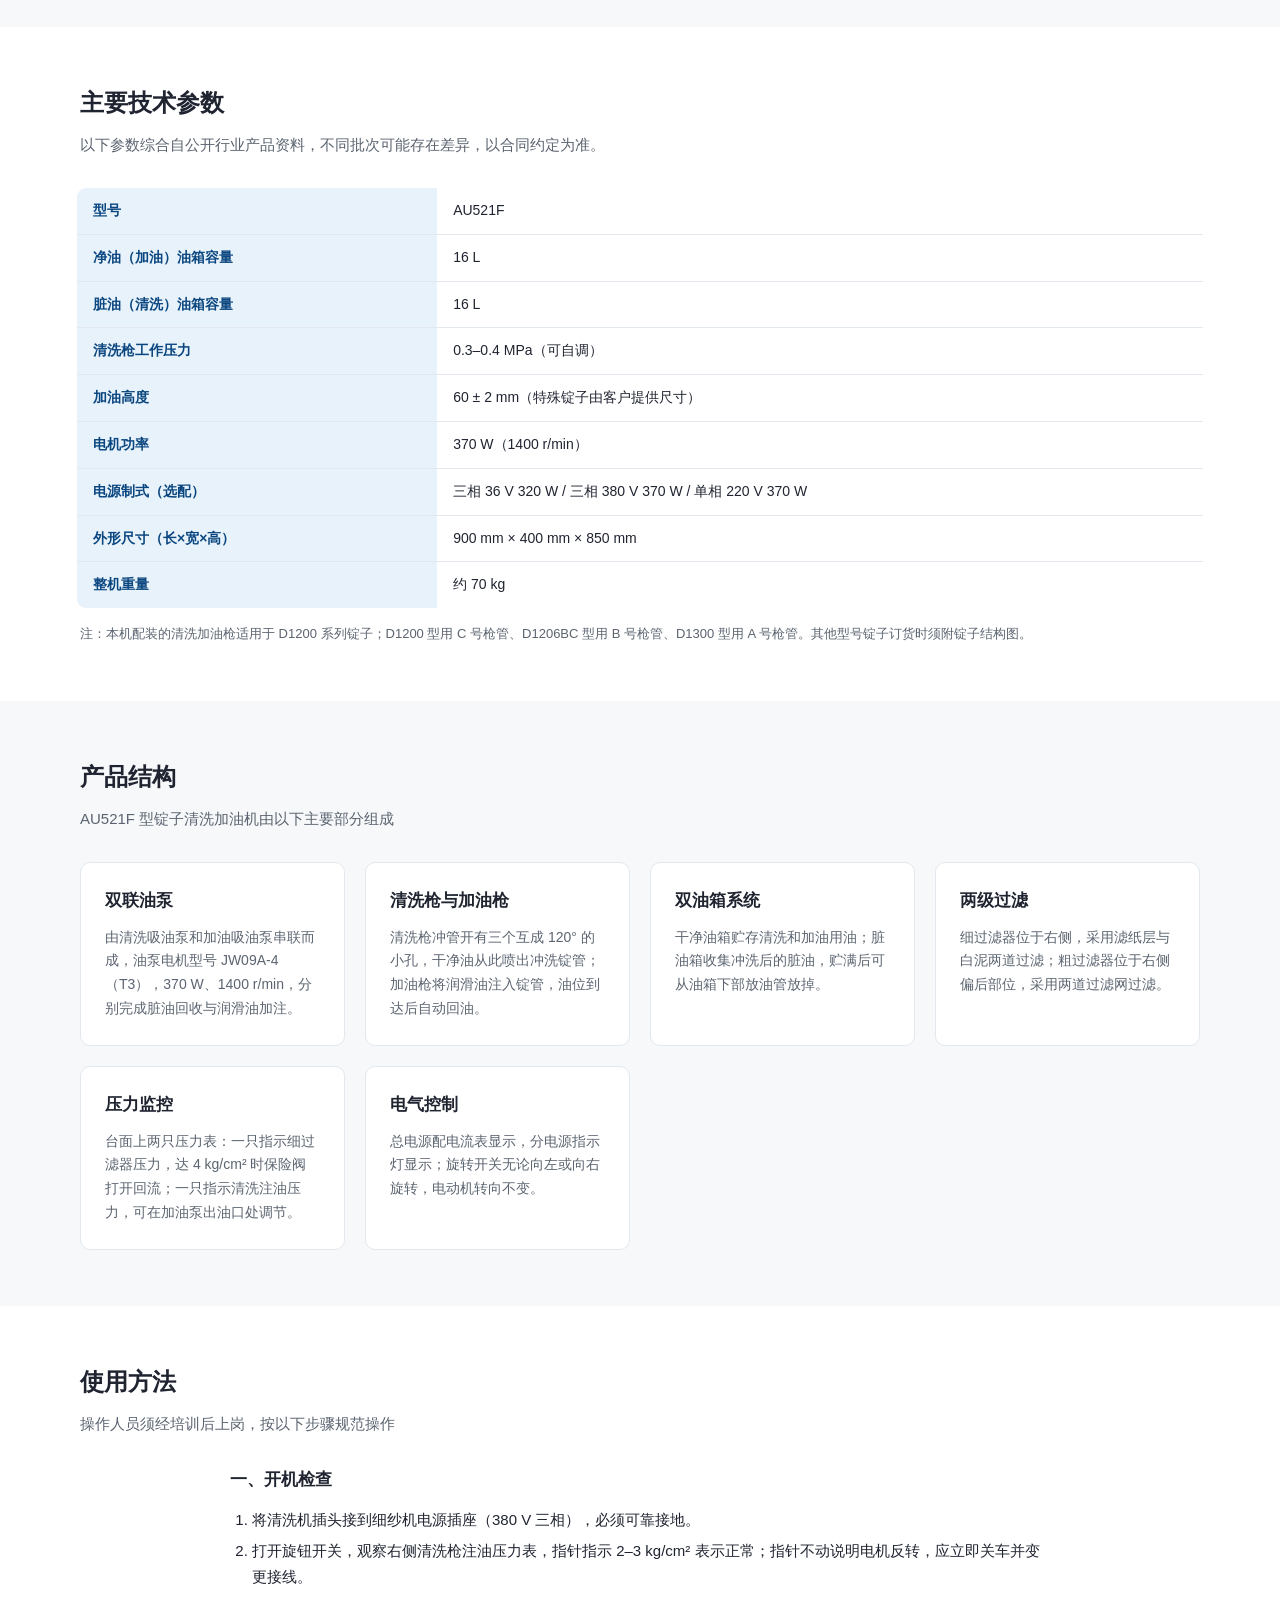
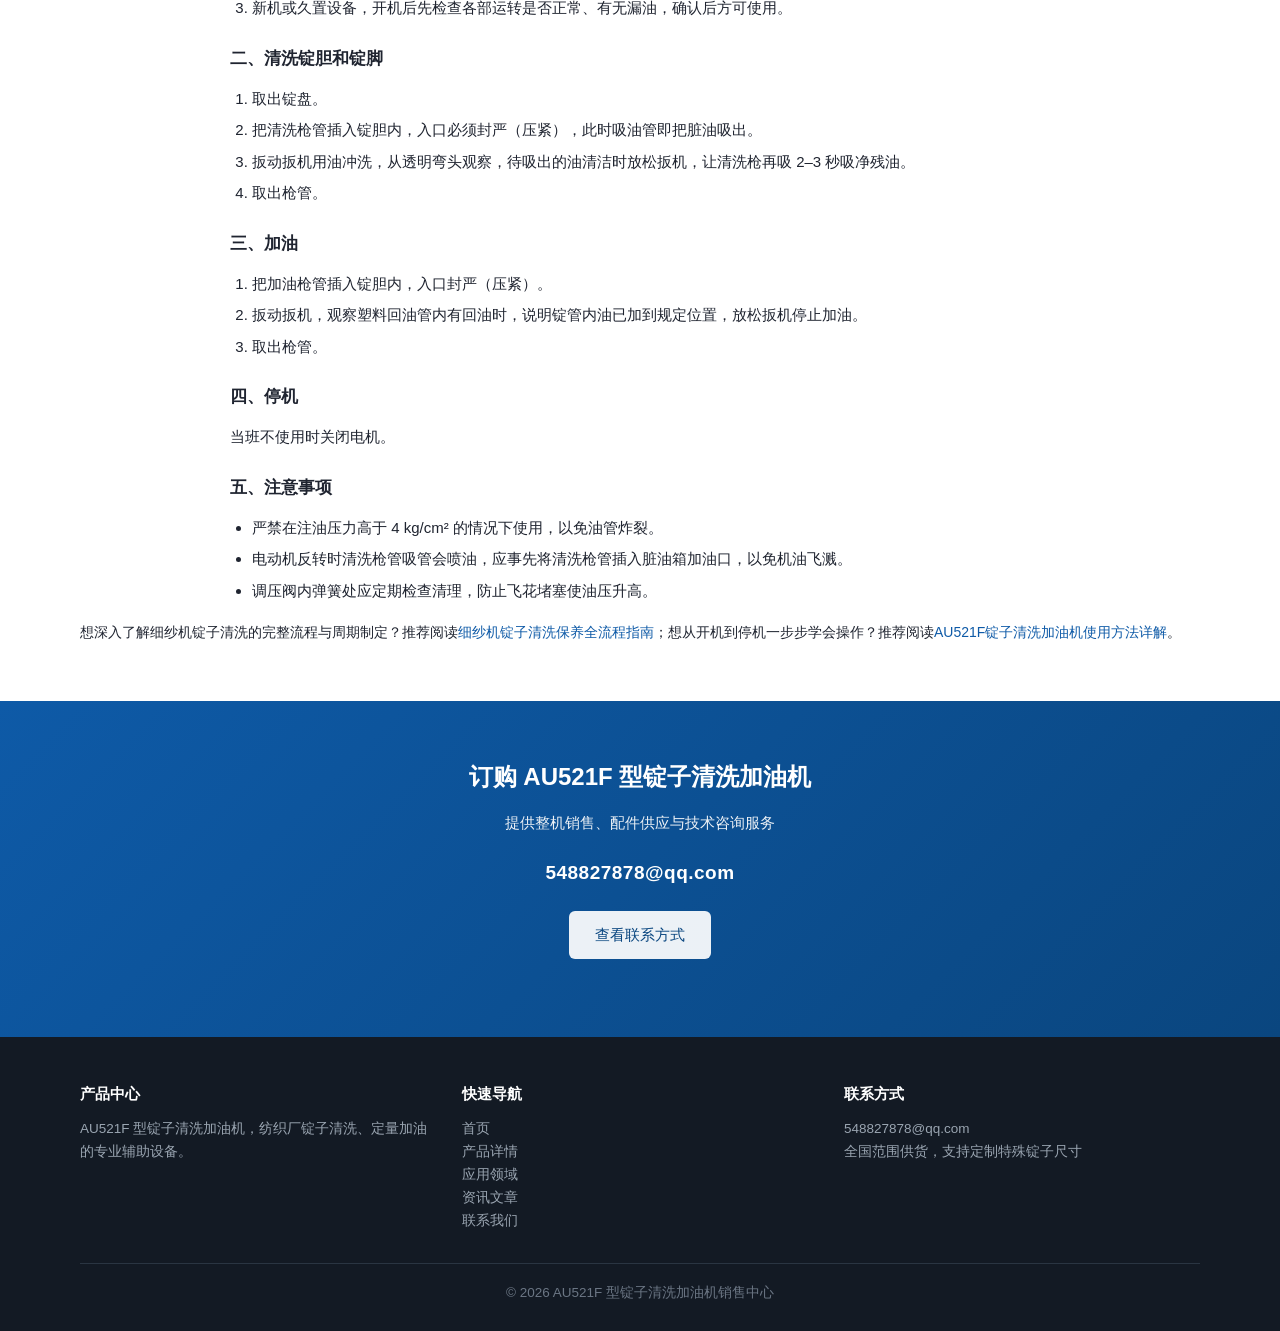
<file: product.html>
<!DOCTYPE html>
<html lang="zh-CN">
<head>
<meta charset="UTF-8">
<meta name="viewport" content="width=device-width, initial-scale=1.0">
<title>AU521F 型锭子清洗加油机产品详情 - 技术参数 - 使用说明</title>
<meta name="description" content="AU521F 型锭子清洗加油机完整技术参数、产品结构、使用方法与维护保养说明。双泵双枪、净油箱 16L、清洗压力 0.3-0.4MPa、电机 370W。">
<meta name="keywords" content="AU521F 锭子清洗加油机,技术参数,使用说明,维护保养,锭子加油机">
<link rel="canonical" href="https://mfujun2025.github.io/dingzi/product.html">
<script type="application/ld+json">
{
  "@context":"https://schema.org",
  "@type":"Product",
  "name":"AU521F 型锭子清洗加油机",
  "description":"纺织细纱机、捻线机、倍捻机高速滚珠轴承锭子的锭脚冲洗和定量加油辅助设备，双泵双枪、废油过滤自动循环使用。",
  "image":[
    "https://mfujun2025.github.io/dingzi/images/au521f-1.png"
  ],
  "sku":"AU521F",
  "offers":{"@type":"Offer","url":"https://mfujun2025.github.io/dingzi/product.html"}
}
</script>
<link rel="stylesheet" href="css/style.css">
</head>
<body>

<header class="site-header">
  <div class="container">
    <a class="logo" href="index.html">锭子清洗加油机 <small>AU521F 专业销售</small></a>
    <nav class="nav">
      <a href="index.html">首页</a>
      <a href="product.html">产品详情</a>
      <a href="application.html">应用领域</a>
      <a href="articles/index.html">资讯文章</a>
      <a href="contact.html">联系我们</a>
    </nav>
  </div>
</header>

<div class="page-head">
  <div class="container">
    <h1>AU521F 型锭子清洗加油机</h1>
    <p>双泵双枪 · 废油过滤自动循环 · 定量定位加油 · 漏电保护</p>
  </div>
</div>

<section class="section">
  <div class="container">
    <h2>产品用途</h2>
    <p class="sub">适用于细纱机、捻线机、倍捻机、毛纺、麻纺及卷纬机上高速滚珠轴承锭子的锭脚冲洗和定量加油，是纺织厂锭子维护的必备辅助设备。</p>
    <p>本机适用于棉纺、毛纺、化纤纺机高速滚柱轴承锭子的清洗和定位加油，采用双齿轮泵、双油枪构造，双过滤网、紫铜管连接，是 B 型加油机的更新换代产品。本机附带漏电保护装置，清洗锭子采用过滤手环清洗，节油且清洗十分方便。</p>
    <p>订货时请注明车间电源制式；若使用特殊型号锭子，请在订购时一并提供锭子结构图或尺寸，以便选配相应枪管。</p>
  </div>
</section>

<section class="section alt">
  <div class="container">
    <h2>产品图片</h2>
    <p class="sub">AU521F 型锭子清洗加油机整机照片</p>
    <div class="gallery">
      <figure><img src="images/au521f-1.png" alt="AU521F 型锭子清洗加油机整机外观图" loading="lazy"><figcaption>整机外观（正面）</figcaption></figure>
    </div>
  </div>
</section>

<section class="section">
  <div class="container">
    <h2>主要技术参数</h2>
    <p class="sub">以下参数综合自公开行业产品资料，不同批次可能存在差异，以合同约定为准。</p>
    <div class="table-wrap">
    <table class="spec-table">
      <tr><th>型号</th><td>AU521F</td></tr>
      <tr><th>净油（加油）油箱容量</th><td>16 L</td></tr>
      <tr><th>脏油（清洗）油箱容量</th><td>16 L</td></tr>
      <tr><th>清洗枪工作压力</th><td>0.3–0.4 MPa（可自调）</td></tr>
      <tr><th>加油高度</th><td>60 ± 2 mm（特殊锭子由客户提供尺寸）</td></tr>
      <tr><th>电机功率</th><td>370 W（1400 r/min）</td></tr>
      <tr><th>电源制式（选配）</th><td>三相 36 V 320 W / 三相 380 V 370 W / 单相 220 V 370 W</td></tr>
      <tr><th>外形尺寸（长×宽×高）</th><td>900 mm × 400 mm × 850 mm</td></tr>
      <tr><th>整机重量</th><td>约 70 kg</td></tr>
    </table>
    </div>
    <p style="margin-top:14px;font-size:13px;color:#5b6470">注：本机配装的清洗加油枪适用于 D1200 系列锭子；D1200 型用 C 号枪管、D1206BC 型用 B 号枪管、D1300 型用 A 号枪管。其他型号锭子订货时须附锭子结构图。</p>
  </div>
</section>

<section class="section alt">
  <div class="container">
    <h2>产品结构</h2>
    <p class="sub">AU521F 型锭子清洗加油机由以下主要部分组成</p>
    <div class="feature-grid">
      <div class="card"><h3>双联油泵</h3><p>由清洗吸油泵和加油吸油泵串联而成，油泵电机型号 JW09A-4（T3），370 W、1400 r/min，分别完成脏油回收与润滑油加注。</p></div>
      <div class="card"><h3>清洗枪与加油枪</h3><p>清洗枪冲管开有三个互成 120° 的小孔，干净油从此喷出冲洗锭管；加油枪将润滑油注入锭管，油位到达后自动回油。</p></div>
      <div class="card"><h3>双油箱系统</h3><p>干净油箱贮存清洗和加油用油；脏油箱收集冲洗后的脏油，贮满后可从油箱下部放油管放掉。</p></div>
      <div class="card"><h3>两级过滤</h3><p>细过滤器位于右侧，采用滤纸层与白泥两道过滤；粗过滤器位于右侧偏后部位，采用两道过滤网过滤。</p></div>
      <div class="card"><h3>压力监控</h3><p>台面上两只压力表：一只指示细过滤器压力，达 4 kg/cm² 时保险阀打开回流；一只指示清洗注油压力，可在加油泵出油口处调节。</p></div>
      <div class="card"><h3>电气控制</h3><p>总电源配电流表显示，分电源指示灯显示；旋转开关无论向左或向右旋转，电动机转向不变。</p></div>
    </div>
  </div>
</section>

<section class="section">
  <div class="container">
    <h2>使用方法</h2>
    <p class="sub">操作人员须经培训后上岗，按以下步骤规范操作</p>
    <div class="article-body">
      <h3>一、开机检查</h3>
      <ol>
        <li>将清洗机插头接到细纱机电源插座（380 V 三相），必须可靠接地。</li>
        <li>打开旋钮开关，观察右侧清洗枪注油压力表，指针指示 2–3 kg/cm² 表示正常；指针不动说明电机反转，应立即关车并变更接线。</li>
        <li>新机或久置设备，开机后先检查各部运转是否正常、有无漏油，确认后方可使用。</li>
      </ol>
      <h3>二、清洗锭胆和锭脚</h3>
      <ol>
        <li>取出锭盘。</li>
        <li>把清洗枪管插入锭胆内，入口必须封严（压紧），此时吸油管即把脏油吸出。</li>
        <li>扳动扳机用油冲洗，从透明弯头观察，待吸出的油清洁时放松扳机，让清洗枪再吸 2–3 秒吸净残油。</li>
        <li>取出枪管。</li>
      </ol>
      <h3>三、加油</h3>
      <ol>
        <li>把加油枪管插入锭胆内，入口封严（压紧）。</li>
        <li>扳动扳机，观察塑料回油管内有回油时，说明锭管内油已加到规定位置，放松扳机停止加油。</li>
        <li>取出枪管。</li>
      </ol>
      <h3>四、停机</h3>
      <p>当班不使用时关闭电机。</p>
      <h3>五、注意事项</h3>
      <ul>
        <li>严禁在注油压力高于 4 kg/cm² 的情况下使用，以免油管炸裂。</li>
        <li>电动机反转时清洗枪管吸管会喷油，应事先将清洗枪管插入脏油箱加油口，以免机油飞溅。</li>
        <li>调压阀内弹簧处应定期检查清理，防止飞花堵塞使油压升高。</li>
      </ul>
    </div>
    <p style="margin-top:18px;font-size:14px">想深入了解细纱机锭子清洗的完整流程与周期制定？推荐阅读<a href="articles/jinshaji-jingzi-qinxi-baoyang-quanliucheng.html">细纱机锭子清洗保养全流程指南</a>；想从开机到停机一步步学会操作？推荐阅读<a href="articles/au521f-dingzi-qingxi-jiayouji-shiyong-fangfa.html">AU521F锭子清洗加油机使用方法详解</a>。</p>
  </div>
</section>

<section class="cta">
  <div class="container">
    <h2>订购 AU521F 型锭子清洗加油机</h2>
    <p>提供整机销售、配件供应与技术咨询服务</p>
    <a class="mail" href="mailto:548827878@qq.com">548827878@qq.com</a>
    <p style="margin-top:22px"><a class="btn" href="contact.html">查看联系方式</a></p>
  </div>
</section>

<footer class="site-footer">
  <div class="container">
    <div class="ft-cols">
      <div><h4>产品中心</h4><p>AU521F 型锭子清洗加油机，纺织厂锭子清洗、定量加油的专业辅助设备。</p></div>
      <div><h4>快速导航</h4><p><a href="index.html">首页</a><br><a href="product.html">产品详情</a><br><a href="application.html">应用领域</a><br><a href="articles/index.html">资讯文章</a><br><a href="contact.html">联系我们</a></p></div>
      <div><h4>联系方式</h4><p><a href="mailto:548827878@qq.com">548827878@qq.com</a><br>全国范围供货，支持定制特殊锭子尺寸</p></div>
    </div>
    <p class="copy">© 2026 AU521F 型锭子清洗加油机销售中心</p>
  </div>
</footer>

</body>
</html>
</file>
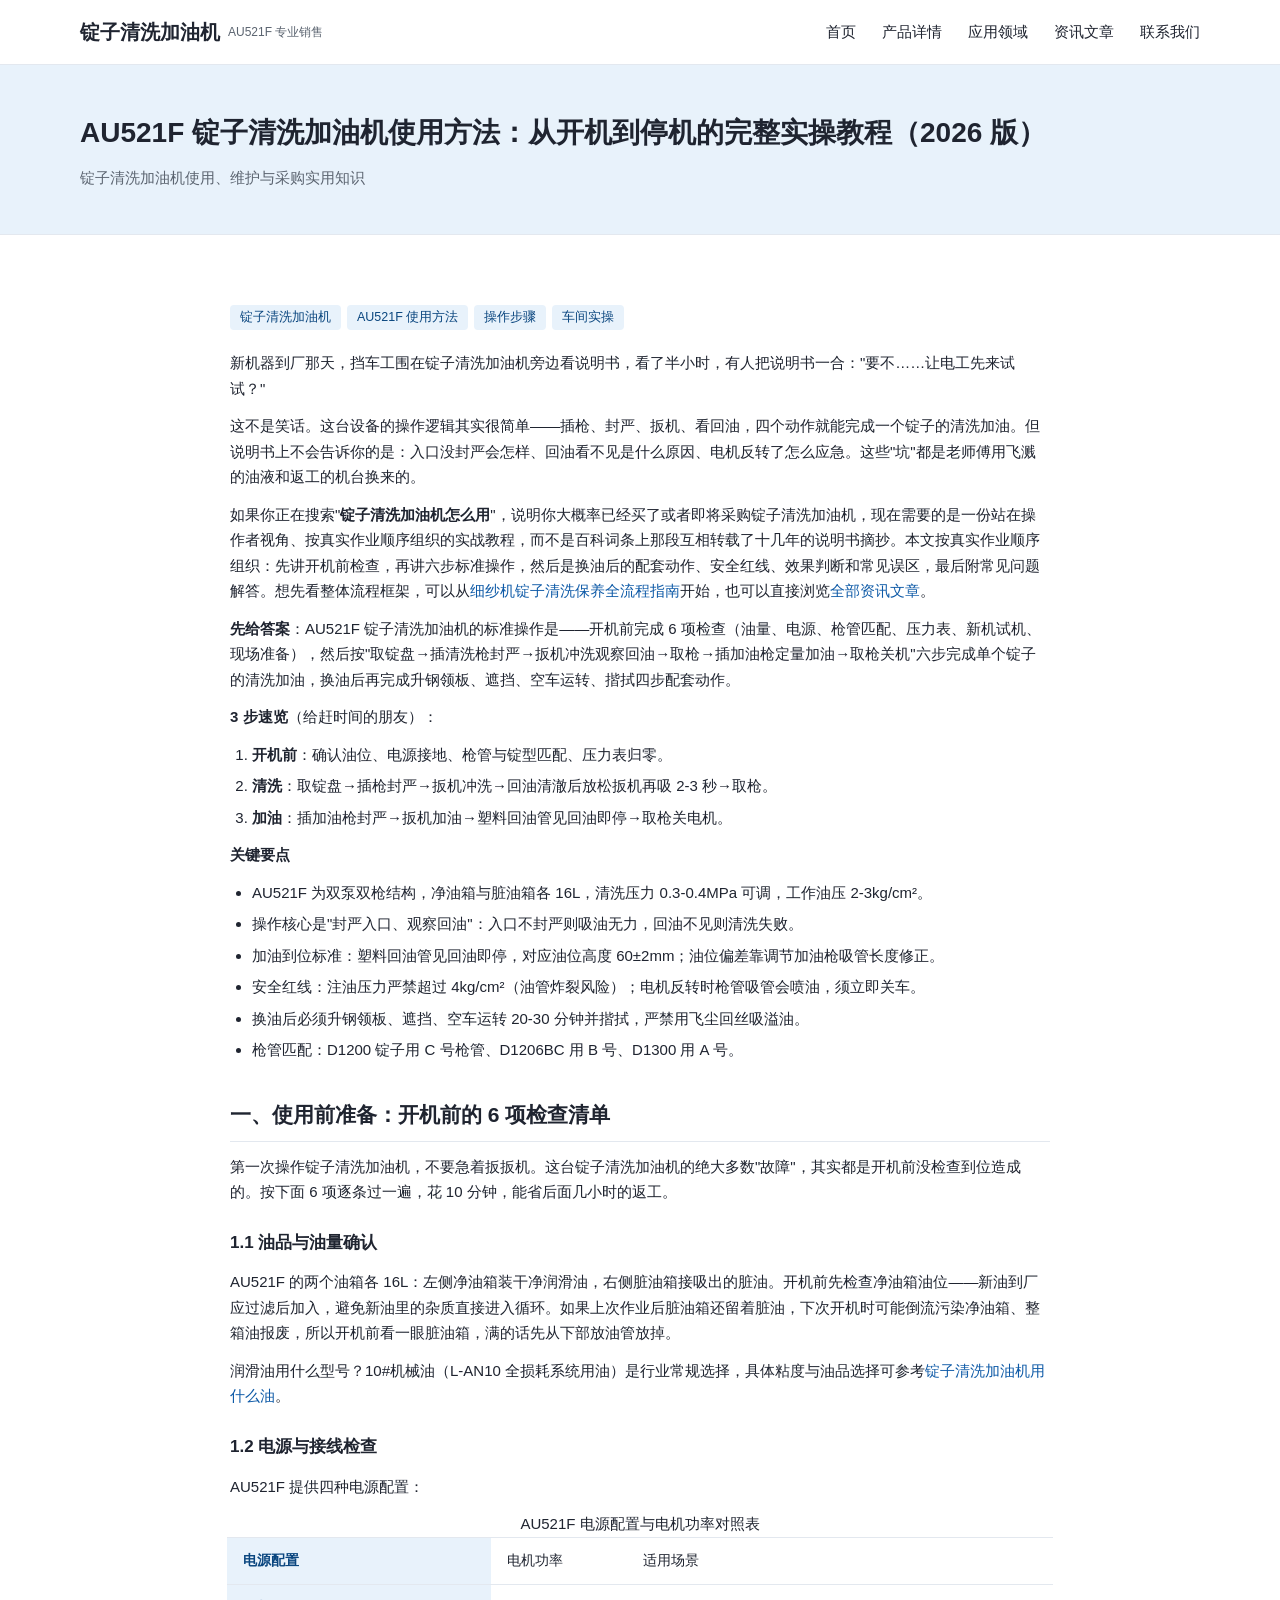
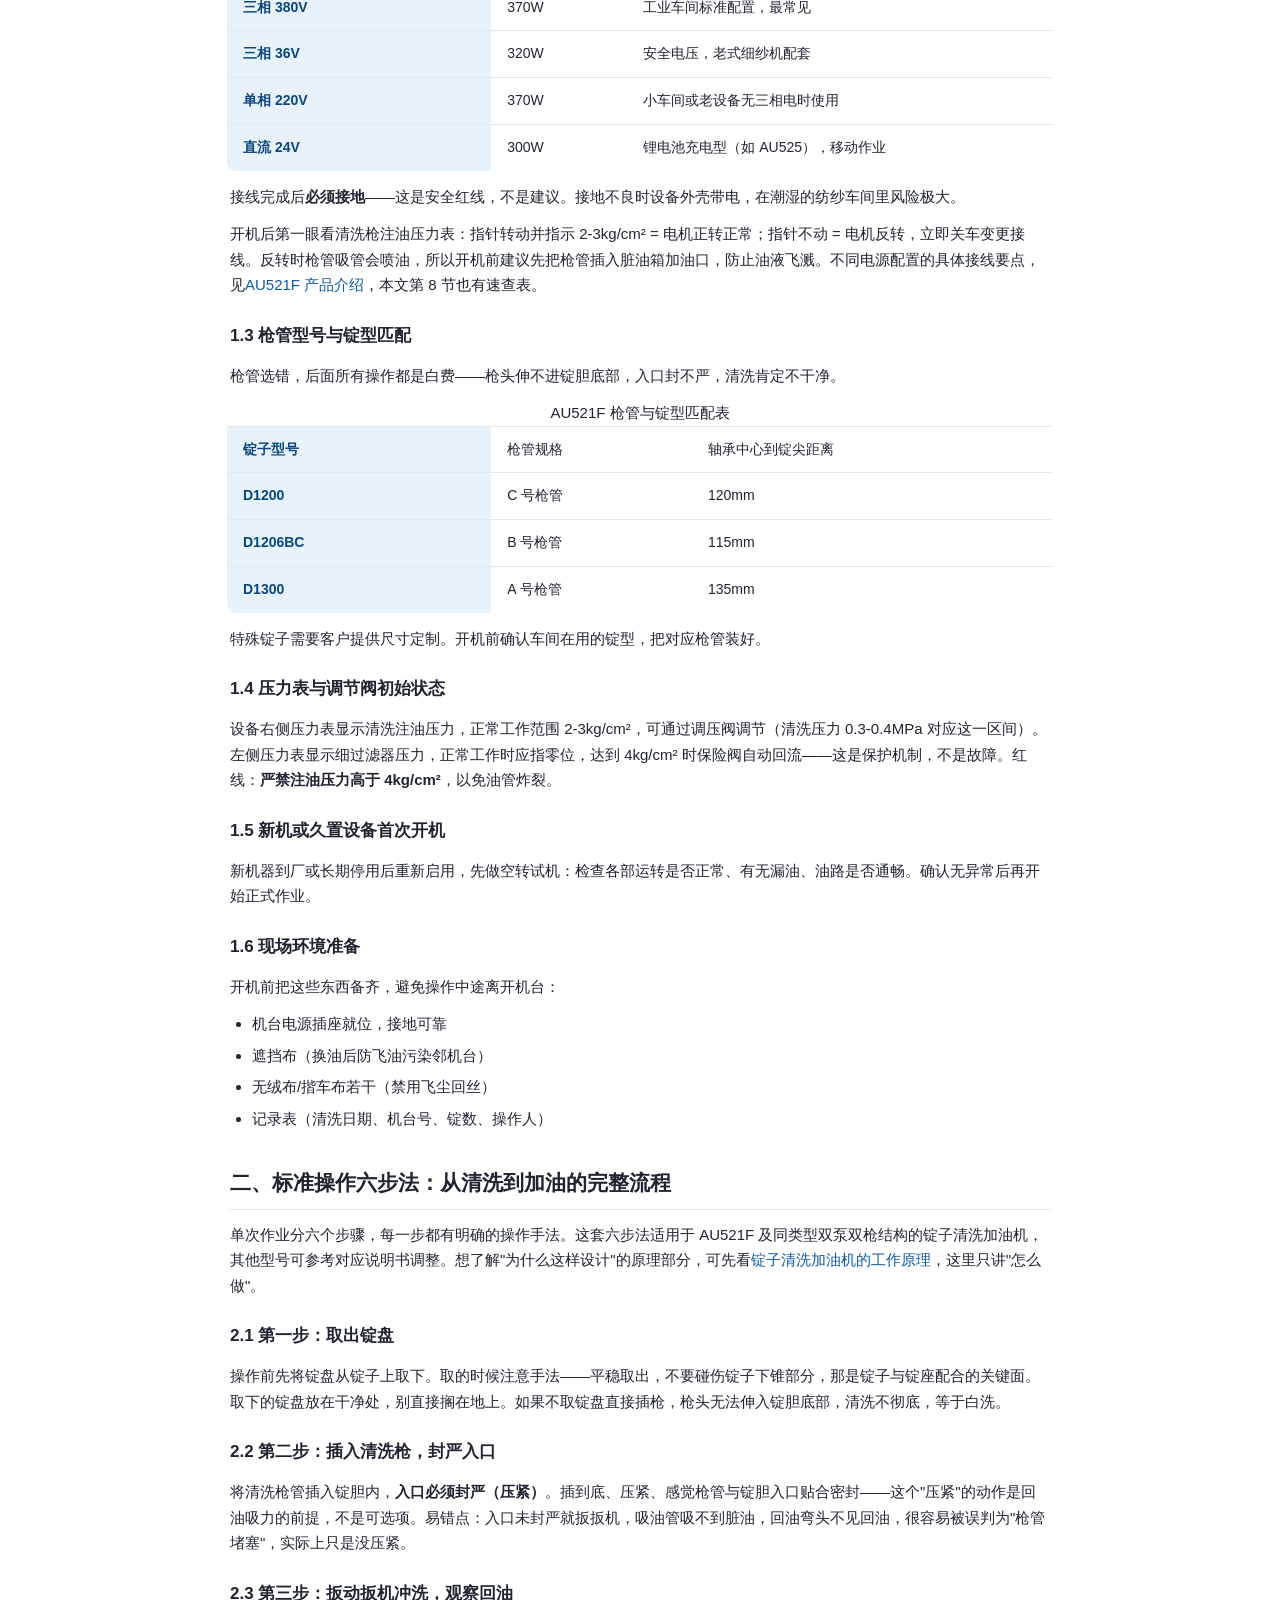
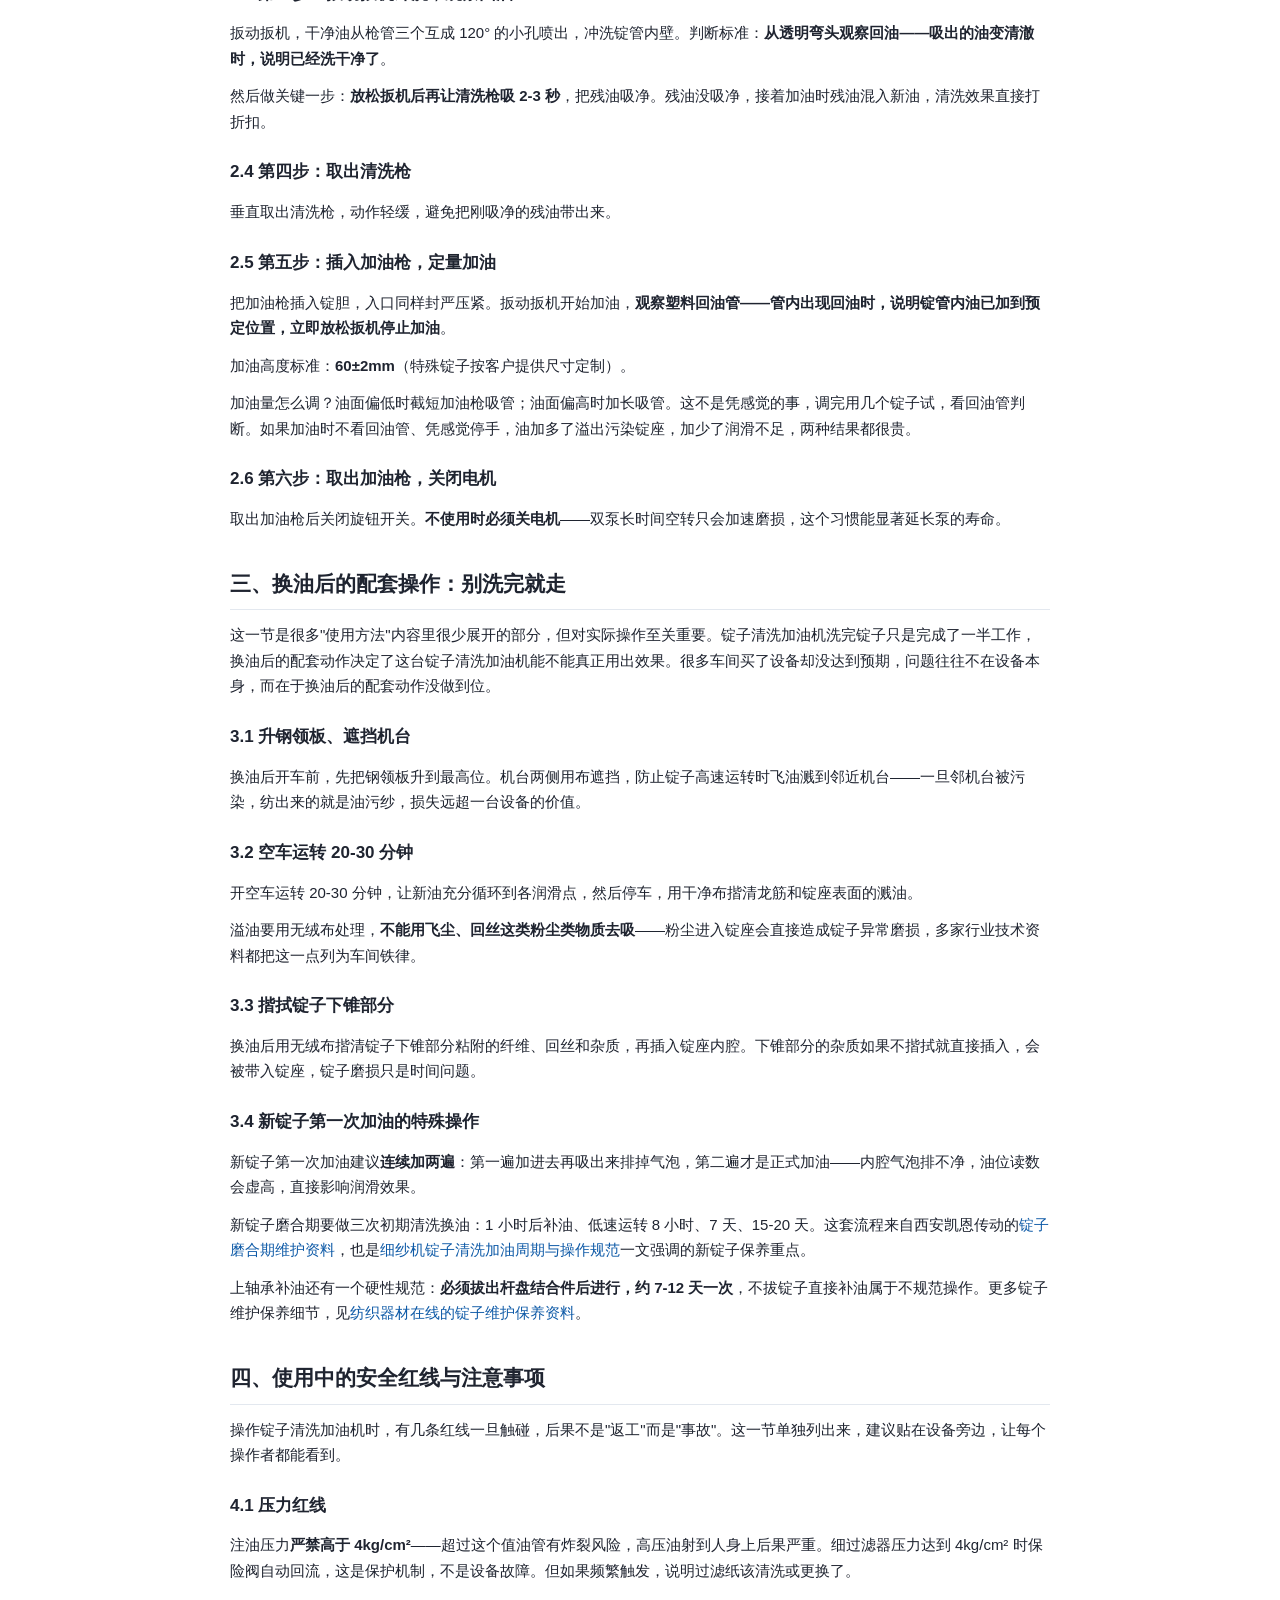
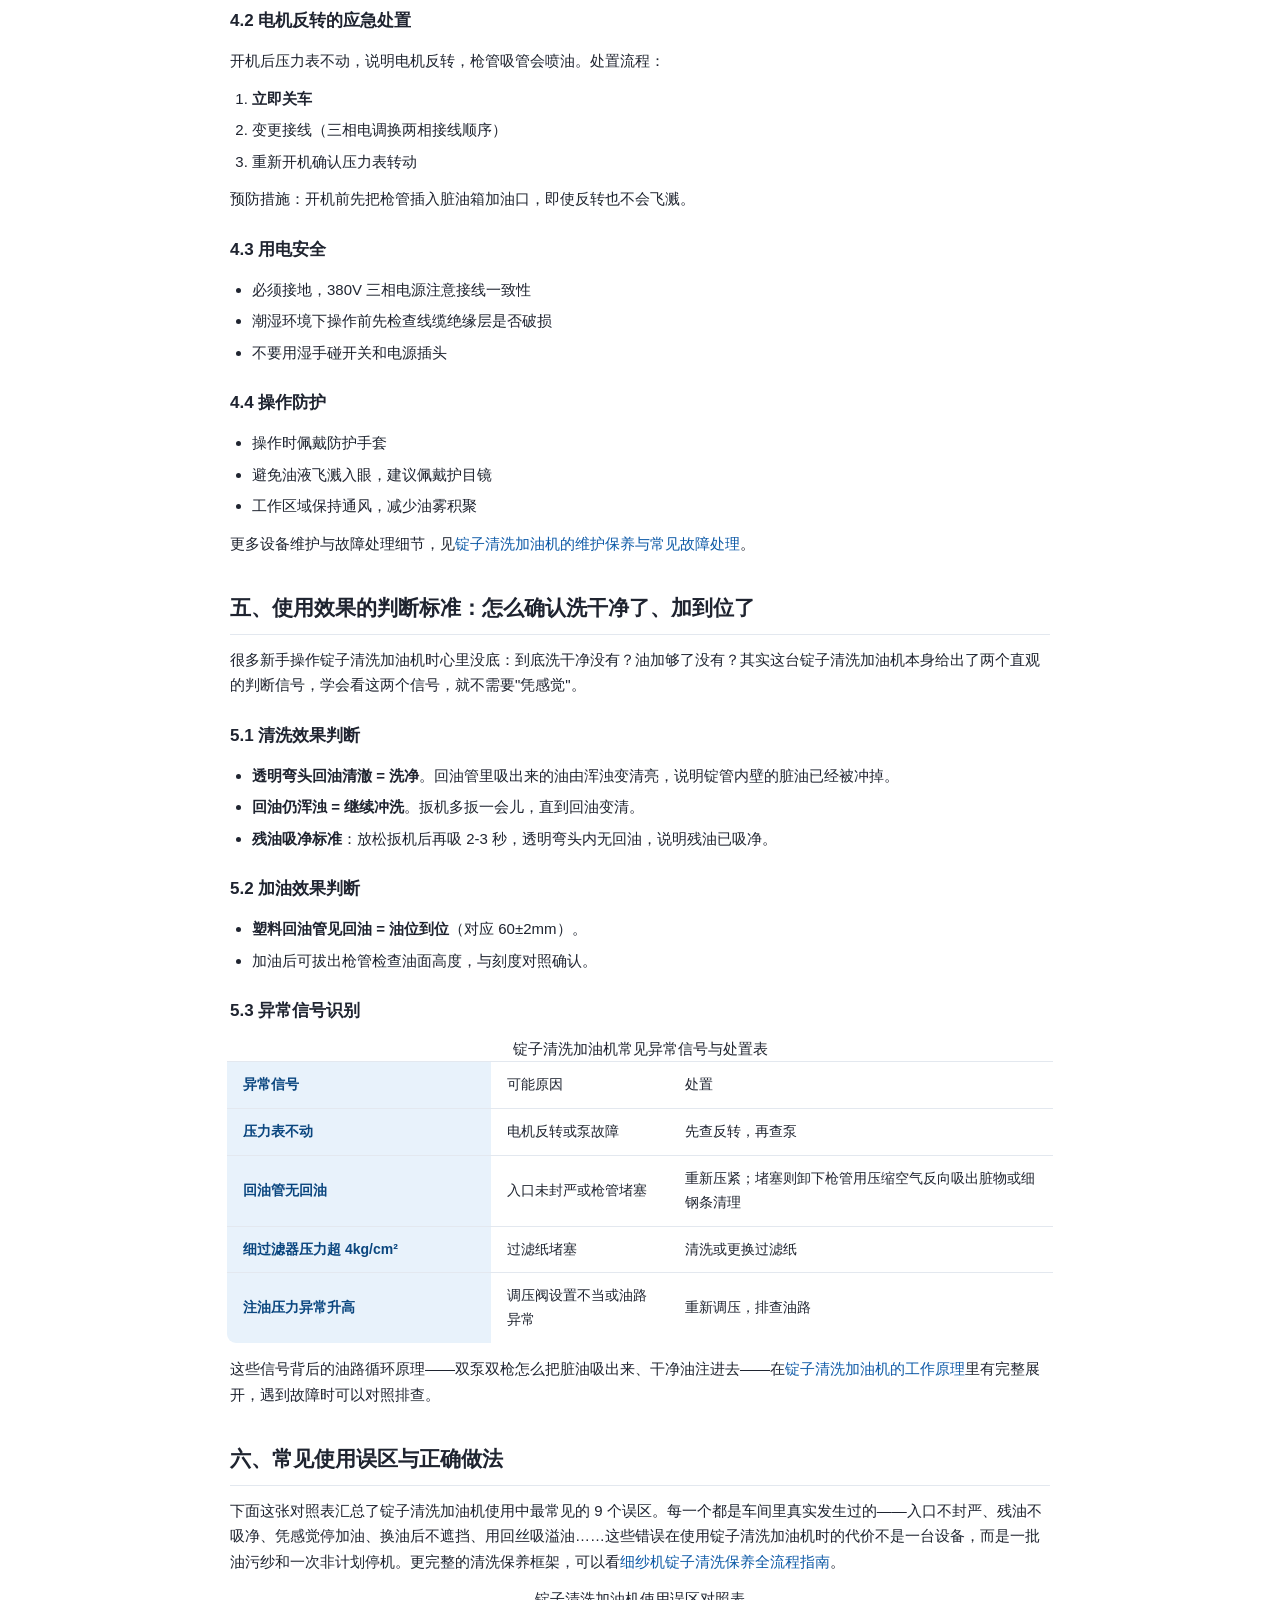
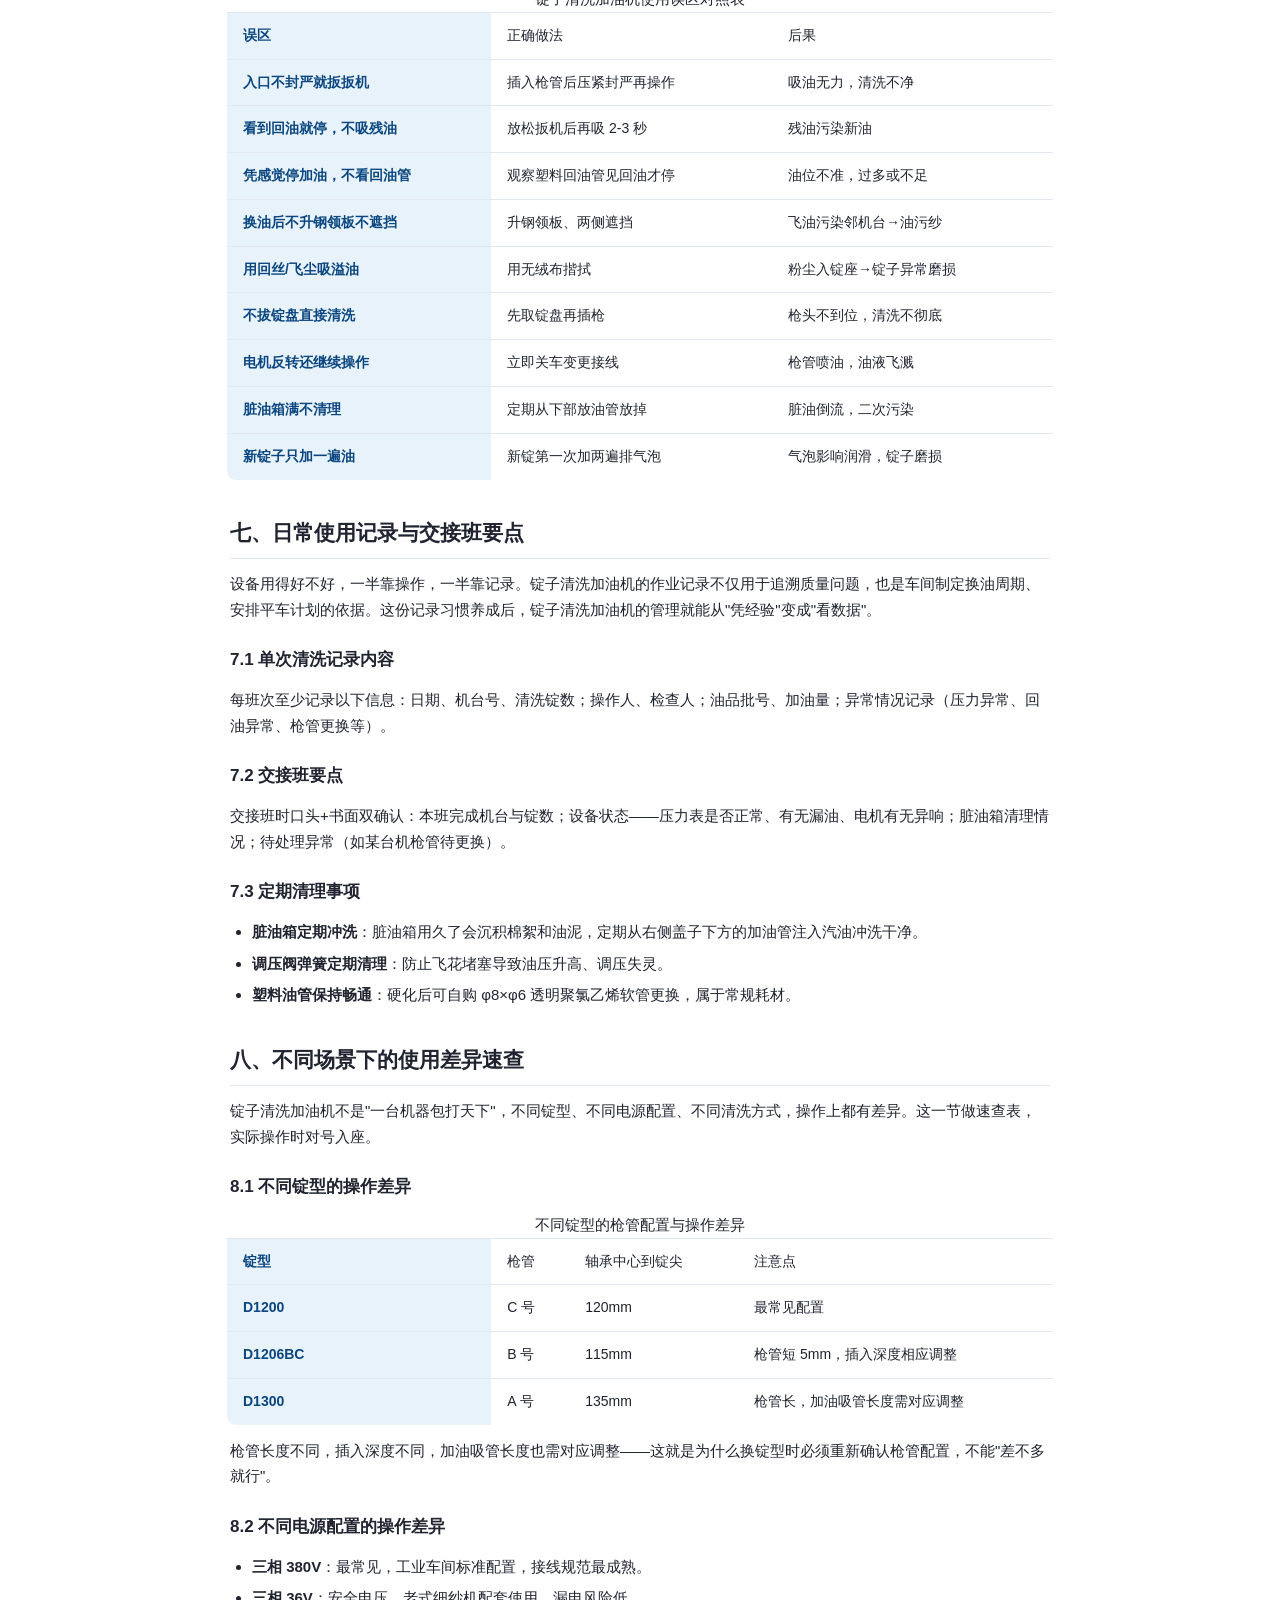
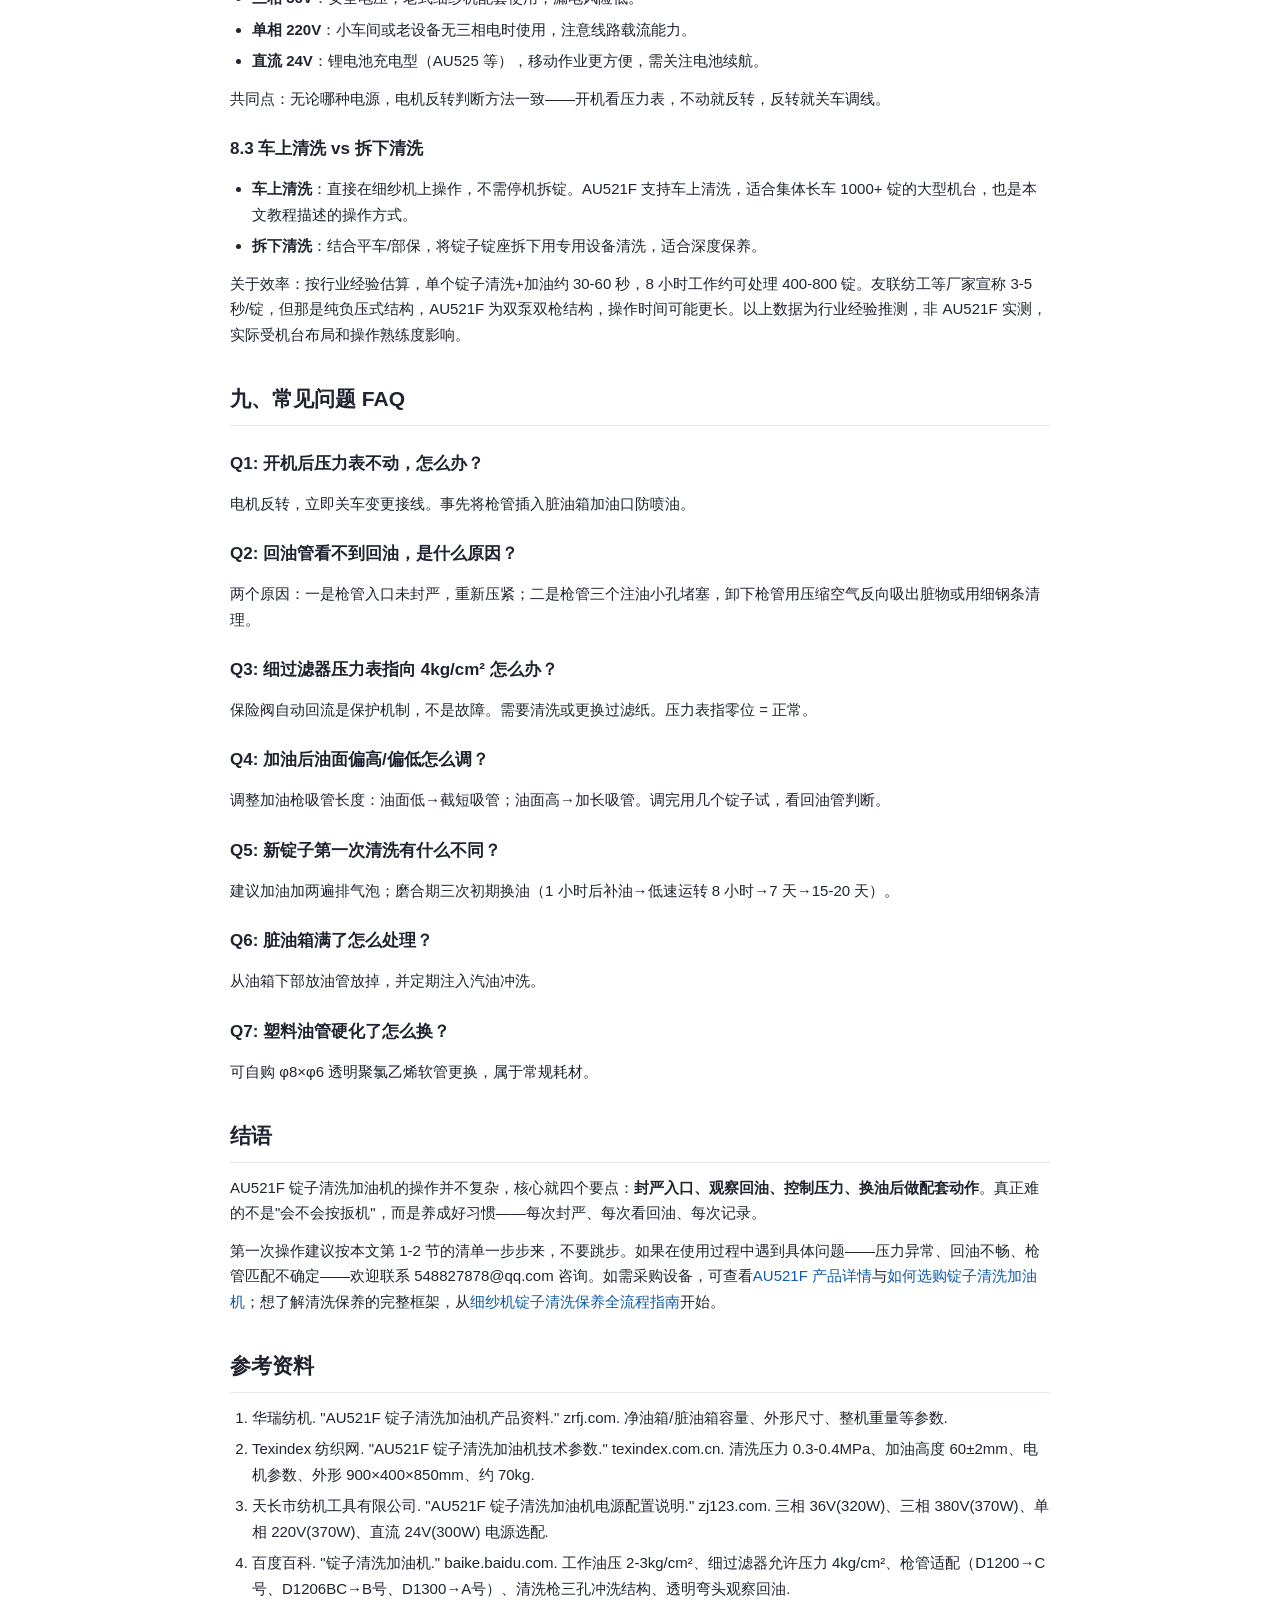
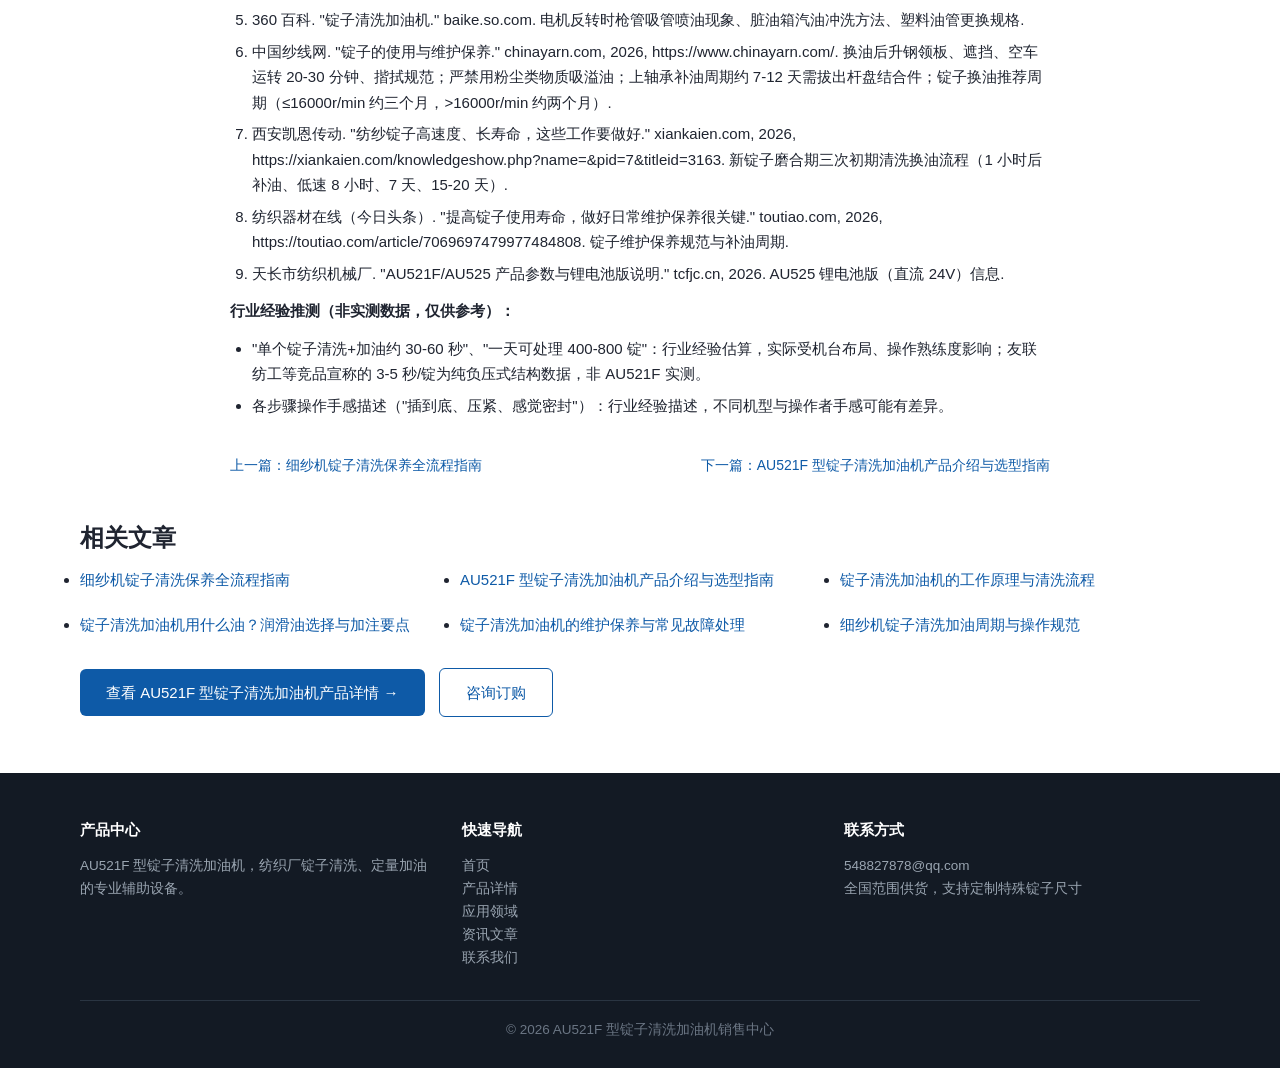
<file: articles/au521f-dingzi-qingxi-jiayouji-shiyong-fangfa.html>
<!DOCTYPE html>
<html lang="zh-CN">
<head>
<meta charset="UTF-8">
<meta name="viewport" content="width=device-width, initial-scale=1.0">
<title>AU521F锭子清洗加油机使用方法详解：开机前六项检查、标准操作六步法与安全红线实操教程（2026版） - 锭子清洗加油机资讯</title>
<meta name="description" content="AU521F锭子清洗加油机怎么用？本文从开机前六项检查、标准操作六步法、换油后配套动作、安全红线、清洗与加油效果判断到常见使用误区，完整讲解锭子清洗加油机使用方法，覆盖不同锭型枪管选配、电源配置差异与日常记录交接要点，附常见问题解答，适合挡车工与车间班组参考。">
<meta name="keywords" content="锭子清洗加油机,AU521F使用方法,锭子清洗加油机怎么用,锭子清洗加油机操作步骤,细纱机锭子清洗机怎么操作">
<link rel="canonical" href="https://r528.com/articles/au521f-dingzi-qingxi-jiayouji-shiyong-fangfa.html">
<script type="application/ld+json">
{
  "@context": "https://schema.org",
  "@type": "Article",
  "headline": "AU521F 锭子清洗加油机使用方法：从开机到停机的完整实操教程（2026 版）",
  "description": "开机前六项检查、标准操作六步法、换油后配套动作、安全红线与效果判断，完整讲解锭子清洗加油机使用方法，附常见问题解答。",
  "datePublished": "2026-10-29",
  "dateModified": "2026-10-29",
  "author": {"@type": "Organization", "name": "AU521F 型锭子清洗加油机销售中心"},
  "mainEntityOfPage": "https://r528.com/articles/au521f-dingzi-qingxi-jiayouji-shiyong-fangfa.html",
  "keywords": "锭子清洗加油机,AU521F使用方法,锭子清洗加油机怎么用,锭子清洗加油机操作步骤"
}
</script>
<script type="application/ld+json">
{
  "@context": "https://schema.org",
  "@type": "FAQPage",
  "mainEntity": [
    {
      "@type": "Question",
      "name": "开机后压力表不动怎么办？",
      "acceptedAnswer": {
        "@type": "Answer",
        "text": "电机反转，立即关车变更接线（三相电调换两相接线顺序）。开机前可先把枪管插入脏油箱加油口，防止反转时油液飞溅。"
      }
    },
    {
      "@type": "Question",
      "name": "回油管看不到回油是什么原因？",
      "acceptedAnswer": {
        "@type": "Answer",
        "text": "两个原因：一是枪管入口未封严，重新压紧；二是枪管三个注油小孔堵塞，卸下枪管用压缩空气反向吸出脏物或用细钢条清理。"
      }
    },
    {
      "@type": "Question",
      "name": "细过滤器压力表指向 4kg/cm² 怎么办？",
      "acceptedAnswer": {
        "@type": "Answer",
        "text": "保险阀自动回流是保护机制，不是故障，需要清洗或更换过滤纸。压力表指零位才是正常状态。"
      }
    },
    {
      "@type": "Question",
      "name": "加油后油面偏高或偏低怎么调？",
      "acceptedAnswer": {
        "@type": "Answer",
        "text": "调整加油枪吸管长度：油面低就截短吸管，油面高就加长吸管。调完用几个锭子试，观察塑料回油管见回油即停来判断。"
      }
    },
    {
      "@type": "Question",
      "name": "新锭子第一次清洗有什么不同？",
      "acceptedAnswer": {
        "@type": "Answer",
        "text": "建议加油加两遍排净气泡；磨合期做三次初期换油：1 小时后补油、低速运转 8 小时、7 天、15-20 天，之后转入正常周期。"
      }
    },
    {
      "@type": "Question",
      "name": "脏油箱满了怎么处理？",
      "acceptedAnswer": {
        "@type": "Answer",
        "text": "从油箱下部放油管放掉，并定期注入汽油冲洗，冲掉沉积的棉絮和油泥。"
      }
    },
    {
      "@type": "Question",
      "name": "塑料油管硬化了怎么更换？",
      "acceptedAnswer": {
        "@type": "Answer",
        "text": "可自购 φ8×φ6 透明聚氯乙烯软管更换，属于常规耗材，按原管规格替换即可。"
      }
    }
  ]
}
</script>
<script type="application/ld+json">
{
  "@context": "https://schema.org",
  "@type": "HowTo",
  "name": "AU521F锭子清洗加油机标准操作六步法",
  "description": "使用 AU521F 型锭子清洗加油机对细纱机锭子进行清洗加油的标准操作流程。",
  "step": [
    {
      "@type": "HowToStep",
      "position": 1,
      "name": "取出锭盘",
      "text": "操作前先将锭盘从锭子上平稳取下，注意不要碰伤锭子下锥部分，取下的锭盘放在干净处。"
    },
    {
      "@type": "HowToStep",
      "position": 2,
      "name": "插入清洗枪并封严入口",
      "text": "将清洗枪管插入锭胆内，入口必须封严压紧，插到底、感觉枪管与锭胆入口贴合密封，这是回油吸力的前提。"
    },
    {
      "@type": "HowToStep",
      "position": 3,
      "name": "扳动扳机冲洗并观察回油",
      "text": "扳动扳机，干净油从枪管三个互成 120° 的小孔喷出冲洗锭管内壁。从透明弯头观察回油，吸出的油变清澈即洗净；随后放松扳机再吸 2-3 秒吸净残油，取出清洗枪。"
    },
    {
      "@type": "HowToStep",
      "position": 4,
      "name": "插入加油枪封严",
      "text": "把加油枪插入锭胆，入口同样封严压紧，准备定量加油。"
    },
    {
      "@type": "HowToStep",
      "position": 5,
      "name": "定量加油：回油管见回油即停",
      "text": "扳动扳机加油，观察塑料回油管，管内出现回油说明油已加到预定位置（加油高度 60±2mm），立即放松扳机停止加油并取出枪管。"
    },
    {
      "@type": "HowToStep",
      "position": 6,
      "name": "关闭电机",
      "text": "取出加油枪后关闭旋钮开关，当班不使用时必须关电机，避免双泵长时间空转加速磨损。"
    }
  ]
}
</script>
<link rel="stylesheet" href="../css/style.css">
</head>
<body>

<header class="site-header">
  <div class="container">
    <a class="logo" href="../index.html">锭子清洗加油机 <small>AU521F 专业销售</small></a>
    <nav class="nav">
      <a href="../index.html">首页</a>
      <a href="../product.html">产品详情</a>
      <a href="../application.html">应用领域</a>
      <a href="index.html">资讯文章</a>
      <a href="../contact.html">联系我们</a>
    </nav>
  </div>
</header>

<div class="page-head">
  <div class="container">
    <h1>AU521F 锭子清洗加油机使用方法：从开机到停机的完整实操教程（2026 版）</h1>
    <p>锭子清洗加油机使用、维护与采购实用知识</p>
  </div>
</div>

<section class="section">
  <div class="container">
    <div class="article-body">
      <p style="margin-bottom:8px"><span class="tag">锭子清洗加油机</span><span class="tag">AU521F 使用方法</span><span class="tag">操作步骤</span><span class="tag">车间实操</span></p>

      <p>新机器到厂那天，挡车工围在锭子清洗加油机旁边看说明书，看了半小时，有人把说明书一合："要不……让电工先来试试？"</p>

      <p>这不是笑话。这台设备的操作逻辑其实很简单——插枪、封严、扳机、看回油，四个动作就能完成一个锭子的清洗加油。但说明书上不会告诉你的是：入口没封严会怎样、回油看不见是什么原因、电机反转了怎么应急。这些"坑"都是老师傅用飞溅的油液和返工的机台换来的。</p>

      <p>如果你正在搜索"<strong>锭子清洗加油机怎么用</strong>"，说明你大概率已经买了或者即将采购锭子清洗加油机，现在需要的是一份站在操作者视角、按真实作业顺序组织的实战教程，而不是百科词条上那段互相转载了十几年的说明书摘抄。本文按真实作业顺序组织：先讲开机前检查，再讲六步标准操作，然后是换油后的配套动作、安全红线、效果判断和常见误区，最后附常见问题解答。想先看整体流程框架，可以从<a href="jinshaji-jingzi-qinxi-baoyang-quanliucheng.html">细纱机锭子清洗保养全流程指南</a>开始，也可以直接浏览<a href="index.html">全部资讯文章</a>。</p>

      <p><strong>先给答案</strong>：AU521F 锭子清洗加油机的标准操作是——开机前完成 6 项检查（油量、电源、枪管匹配、压力表、新机试机、现场准备），然后按"取锭盘→插清洗枪封严→扳机冲洗观察回油→取枪→插加油枪定量加油→取枪关机"六步完成单个锭子的清洗加油，换油后再完成升钢领板、遮挡、空车运转、揩拭四步配套动作。</p>

      <p><strong>3 步速览</strong>（给赶时间的朋友）：</p>
      <ol>
        <li><strong>开机前</strong>：确认油位、电源接地、枪管与锭型匹配、压力表归零。</li>
        <li><strong>清洗</strong>：取锭盘→插枪封严→扳机冲洗→回油清澈后放松扳机再吸 2-3 秒→取枪。</li>
        <li><strong>加油</strong>：插加油枪封严→扳机加油→塑料回油管见回油即停→取枪关电机。</li>
      </ol>

      <blockquote>
        <p><strong>关键要点</strong></p>
        <ul>
          <li>AU521F 为双泵双枪结构，净油箱与脏油箱各 16L，清洗压力 0.3-0.4MPa 可调，工作油压 2-3kg/cm²。</li>
          <li>操作核心是"封严入口、观察回油"：入口不封严则吸油无力，回油不见则清洗失败。</li>
          <li>加油到位标准：塑料回油管见回油即停，对应油位高度 60±2mm；油位偏差靠调节加油枪吸管长度修正。</li>
          <li>安全红线：注油压力严禁超过 4kg/cm²（油管炸裂风险）；电机反转时枪管吸管会喷油，须立即关车。</li>
          <li>换油后必须升钢领板、遮挡、空车运转 20-30 分钟并揩拭，严禁用飞尘回丝吸溢油。</li>
          <li>枪管匹配：D1200 锭子用 C 号枪管、D1206BC 用 B 号、D1300 用 A 号。</li>
        </ul>
      </blockquote>

      <h2>一、使用前准备：开机前的 6 项检查清单</h2>

      <p>第一次操作锭子清洗加油机，不要急着扳扳机。这台锭子清洗加油机的绝大多数"故障"，其实都是开机前没检查到位造成的。按下面 6 项逐条过一遍，花 10 分钟，能省后面几小时的返工。</p>

      <h3>1.1 油品与油量确认</h3>

      <p>AU521F 的两个油箱各 16L：左侧净油箱装干净润滑油，右侧脏油箱接吸出的脏油。开机前先检查净油箱油位——新油到厂应过滤后加入，避免新油里的杂质直接进入循环。如果上次作业后脏油箱还留着脏油，下次开机时可能倒流污染净油箱、整箱油报废，所以开机前看一眼脏油箱，满的话先从下部放油管放掉。</p>

      <p>润滑油用什么型号？10#机械油（L-AN10 全损耗系统用油）是行业常规选择，具体粘度与油品选择可参考<a href="jingzi-jiayou-cailiao-xuanze.html">锭子清洗加油机用什么油</a>。</p>

      <h3>1.2 电源与接线检查</h3>

      <p>AU521F 提供四种电源配置：</p>

      <div class="table-wrap">
      <table class="spec-table">
        <caption>AU521F 电源配置与电机功率对照表</caption>
        <tr><th>电源配置</th><td>电机功率</td><td>适用场景</td></tr>
        <tr><th>三相 380V</th><td>370W</td><td>工业车间标准配置，最常见</td></tr>
        <tr><th>三相 36V</th><td>320W</td><td>安全电压，老式细纱机配套</td></tr>
        <tr><th>单相 220V</th><td>370W</td><td>小车间或老设备无三相电时使用</td></tr>
        <tr><th>直流 24V</th><td>300W</td><td>锂电池充电型（如 AU525），移动作业</td></tr>
      </table>
      </div>

      <p>接线完成后<strong>必须接地</strong>——这是安全红线，不是建议。接地不良时设备外壳带电，在潮湿的纺纱车间里风险极大。</p>

      <p>开机后第一眼看清洗枪注油压力表：指针转动并指示 2-3kg/cm² = 电机正转正常；指针不动 = 电机反转，立即关车变更接线。反转时枪管吸管会喷油，所以开机前建议先把枪管插入脏油箱加油口，防止油液飞溅。不同电源配置的具体接线要点，见<a href="au521f-jingzi-qinxi-jiayouji.html">AU521F 产品介绍</a>，本文第 8 节也有速查表。</p>

      <h3>1.3 枪管型号与锭型匹配</h3>

      <p>枪管选错，后面所有操作都是白费——枪头伸不进锭胆底部，入口封不严，清洗肯定不干净。</p>

      <div class="table-wrap">
      <table class="spec-table">
        <caption>AU521F 枪管与锭型匹配表</caption>
        <tr><th>锭子型号</th><td>枪管规格</td><td>轴承中心到锭尖距离</td></tr>
        <tr><th>D1200</th><td>C 号枪管</td><td>120mm</td></tr>
        <tr><th>D1206BC</th><td>B 号枪管</td><td>115mm</td></tr>
        <tr><th>D1300</th><td>A 号枪管</td><td>135mm</td></tr>
      </table>
      </div>

      <p>特殊锭子需要客户提供尺寸定制。开机前确认车间在用的锭型，把对应枪管装好。</p>

      <h3>1.4 压力表与调节阀初始状态</h3>

      <p>设备右侧压力表显示清洗注油压力，正常工作范围 2-3kg/cm²，可通过调压阀调节（清洗压力 0.3-0.4MPa 对应这一区间）。左侧压力表显示细过滤器压力，正常工作时应指零位，达到 4kg/cm² 时保险阀自动回流——这是保护机制，不是故障。红线：<strong>严禁注油压力高于 4kg/cm²</strong>，以免油管炸裂。</p>

      <h3>1.5 新机或久置设备首次开机</h3>

      <p>新机器到厂或长期停用后重新启用，先做空转试机：检查各部运转是否正常、有无漏油、油路是否通畅。确认无异常后再开始正式作业。</p>

      <h3>1.6 现场环境准备</h3>

      <p>开机前把这些东西备齐，避免操作中途离开机台：</p>

      <ul>
        <li>机台电源插座就位，接地可靠</li>
        <li>遮挡布（换油后防飞油污染邻机台）</li>
        <li>无绒布/揩车布若干（禁用飞尘回丝）</li>
        <li>记录表（清洗日期、机台号、锭数、操作人）</li>
      </ul>

      <h2>二、标准操作六步法：从清洗到加油的完整流程</h2>

      <p>单次作业分六个步骤，每一步都有明确的操作手法。这套六步法适用于 AU521F 及同类型双泵双枪结构的锭子清洗加油机，其他型号可参考对应说明书调整。想了解"为什么这样设计"的原理部分，可先看<a href="jingzi-qinxi-jiayou-yuanli.html">锭子清洗加油机的工作原理</a>，这里只讲"怎么做"。</p>

      <h3>2.1 第一步：取出锭盘</h3>

      <p>操作前先将锭盘从锭子上取下。取的时候注意手法——平稳取出，不要碰伤锭子下锥部分，那是锭子与锭座配合的关键面。取下的锭盘放在干净处，别直接搁在地上。如果不取锭盘直接插枪，枪头无法伸入锭胆底部，清洗不彻底，等于白洗。</p>

      <h3>2.2 第二步：插入清洗枪，封严入口</h3>

      <p>将清洗枪管插入锭胆内，<strong>入口必须封严（压紧）</strong>。插到底、压紧、感觉枪管与锭胆入口贴合密封——这个"压紧"的动作是回油吸力的前提，不是可选项。易错点：入口未封严就扳扳机，吸油管吸不到脏油，回油弯头不见回油，很容易被误判为"枪管堵塞"，实际上只是没压紧。</p>

      <h3>2.3 第三步：扳动扳机冲洗，观察回油</h3>

      <p>扳动扳机，干净油从枪管三个互成 120° 的小孔喷出，冲洗锭管内壁。判断标准：<strong>从透明弯头观察回油——吸出的油变清澈时，说明已经洗干净了</strong>。</p>

      <p>然后做关键一步：<strong>放松扳机后再让清洗枪吸 2-3 秒</strong>，把残油吸净。残油没吸净，接着加油时残油混入新油，清洗效果直接打折扣。</p>

      <h3>2.4 第四步：取出清洗枪</h3>

      <p>垂直取出清洗枪，动作轻缓，避免把刚吸净的残油带出来。</p>

      <h3>2.5 第五步：插入加油枪，定量加油</h3>

      <p>把加油枪插入锭胆，入口同样封严压紧。扳动扳机开始加油，<strong>观察塑料回油管——管内出现回油时，说明锭管内油已加到预定位置，立即放松扳机停止加油</strong>。</p>

      <p>加油高度标准：<strong>60±2mm</strong>（特殊锭子按客户提供尺寸定制）。</p>

      <p>加油量怎么调？油面偏低时截短加油枪吸管；油面偏高时加长吸管。这不是凭感觉的事，调完用几个锭子试，看回油管判断。如果加油时不看回油管、凭感觉停手，油加多了溢出污染锭座，加少了润滑不足，两种结果都很贵。</p>

      <h3>2.6 第六步：取出加油枪，关闭电机</h3>

      <p>取出加油枪后关闭旋钮开关。<strong>不使用时必须关电机</strong>——双泵长时间空转只会加速磨损，这个习惯能显著延长泵的寿命。</p>

      <h2>三、换油后的配套操作：别洗完就走</h2>

      <p>这一节是很多"使用方法"内容里很少展开的部分，但对实际操作至关重要。锭子清洗加油机洗完锭子只是完成了一半工作，换油后的配套动作决定了这台锭子清洗加油机能不能真正用出效果。很多车间买了设备却没达到预期，问题往往不在设备本身，而在于换油后的配套动作没做到位。</p>

      <h3>3.1 升钢领板、遮挡机台</h3>

      <p>换油后开车前，先把钢领板升到最高位。机台两侧用布遮挡，防止锭子高速运转时飞油溅到邻近机台——一旦邻机台被污染，纺出来的就是油污纱，损失远超一台设备的价值。</p>

      <h3>3.2 空车运转 20-30 分钟</h3>

      <p>开空车运转 20-30 分钟，让新油充分循环到各润滑点，然后停车，用干净布揩清龙筋和锭座表面的溅油。</p>

      <p>溢油要用无绒布处理，<strong>不能用飞尘、回丝这类粉尘类物质去吸</strong>——粉尘进入锭座会直接造成锭子异常磨损，多家行业技术资料都把这一点列为车间铁律。</p>

      <h3>3.3 揩拭锭子下锥部分</h3>

      <p>换油后用无绒布揩清锭子下锥部分粘附的纤维、回丝和杂质，再插入锭座内腔。下锥部分的杂质如果不揩拭就直接插入，会被带入锭座，锭子磨损只是时间问题。</p>

      <h3>3.4 新锭子第一次加油的特殊操作</h3>

      <p>新锭子第一次加油建议<strong>连续加两遍</strong>：第一遍加进去再吸出来排掉气泡，第二遍才是正式加油——内腔气泡排不净，油位读数会虚高，直接影响润滑效果。</p>

      <p>新锭子磨合期要做三次初期清洗换油：1 小时后补油、低速运转 8 小时、7 天、15-20 天。这套流程来自西安凯恩传动的<a href="https://xiankaien.com/knowledgeshow.php?name=&pid=7&titleid=3163" target="_blank" rel="noopener">锭子磨合期维护资料</a>，也是<a href="jinshaji-jingzi-qinxi-jiayou-yuanze.html">细纱机锭子清洗加油周期与操作规范</a>一文强调的新锭子保养重点。</p>

      <p>上轴承补油还有一个硬性规范：<strong>必须拔出杆盘结合件后进行，约 7-12 天一次</strong>，不拔锭子直接补油属于不规范操作。更多锭子维护保养细节，见<a href="https://toutiao.com/article/7069697479977484808" target="_blank" rel="noopener">纺织器材在线的锭子维护保养资料</a>。</p>

      <h2>四、使用中的安全红线与注意事项</h2>

      <p>操作锭子清洗加油机时，有几条红线一旦触碰，后果不是"返工"而是"事故"。这一节单独列出来，建议贴在设备旁边，让每个操作者都能看到。</p>

      <h3>4.1 压力红线</h3>

      <p>注油压力<strong>严禁高于 4kg/cm²</strong>——超过这个值油管有炸裂风险，高压油射到人身上后果严重。细过滤器压力达到 4kg/cm² 时保险阀自动回流，这是保护机制，不是设备故障。但如果频繁触发，说明过滤纸该清洗或更换了。</p>

      <h3>4.2 电机反转的应急处置</h3>

      <p>开机后压力表不动，说明电机反转，枪管吸管会喷油。处置流程：</p>

      <ol>
        <li><strong>立即关车</strong></li>
        <li>变更接线（三相电调换两相接线顺序）</li>
        <li>重新开机确认压力表转动</li>
      </ol>

      <p>预防措施：开机前先把枪管插入脏油箱加油口，即使反转也不会飞溅。</p>

      <h3>4.3 用电安全</h3>

      <ul>
        <li>必须接地，380V 三相电源注意接线一致性</li>
        <li>潮湿环境下操作前先检查线缆绝缘层是否破损</li>
        <li>不要用湿手碰开关和电源插头</li>
      </ul>

      <h3>4.4 操作防护</h3>

      <ul>
        <li>操作时佩戴防护手套</li>
        <li>避免油液飞溅入眼，建议佩戴护目镜</li>
        <li>工作区域保持通风，减少油雾积聚</li>
      </ul>

      <p>更多设备维护与故障处理细节，见<a href="jingzi-qinxi-weihu-baoyang.html">锭子清洗加油机的维护保养与常见故障处理</a>。</p>

      <h2>五、使用效果的判断标准：怎么确认洗干净了、加到位了</h2>

      <p>很多新手操作锭子清洗加油机时心里没底：到底洗干净没有？油加够了没有？其实这台锭子清洗加油机本身给出了两个直观的判断信号，学会看这两个信号，就不需要"凭感觉"。</p>

      <h3>5.1 清洗效果判断</h3>

      <ul>
        <li><strong>透明弯头回油清澈 = 洗净</strong>。回油管里吸出来的油由浑浊变清亮，说明锭管内壁的脏油已经被冲掉。</li>
        <li><strong>回油仍浑浊 = 继续冲洗</strong>。扳机多扳一会儿，直到回油变清。</li>
        <li><strong>残油吸净标准</strong>：放松扳机后再吸 2-3 秒，透明弯头内无回油，说明残油已吸净。</li>
      </ul>

      <h3>5.2 加油效果判断</h3>

      <ul>
        <li><strong>塑料回油管见回油 = 油位到位</strong>（对应 60±2mm）。</li>
        <li>加油后可拔出枪管检查油面高度，与刻度对照确认。</li>
      </ul>

      <h3>5.3 异常信号识别</h3>

      <div class="table-wrap">
      <table class="spec-table">
        <caption>锭子清洗加油机常见异常信号与处置表</caption>
        <tr><th>异常信号</th><td>可能原因</td><td>处置</td></tr>
        <tr><th>压力表不动</th><td>电机反转或泵故障</td><td>先查反转，再查泵</td></tr>
        <tr><th>回油管无回油</th><td>入口未封严或枪管堵塞</td><td>重新压紧；堵塞则卸下枪管用压缩空气反向吸出脏物或细钢条清理</td></tr>
        <tr><th>细过滤器压力超 4kg/cm²</th><td>过滤纸堵塞</td><td>清洗或更换过滤纸</td></tr>
        <tr><th>注油压力异常升高</th><td>调压阀设置不当或油路异常</td><td>重新调压，排查油路</td></tr>
      </table>
      </div>

      <p>这些信号背后的油路循环原理——双泵双枪怎么把脏油吸出来、干净油注进去——在<a href="jingzi-qinxi-jiayou-yuanli.html">锭子清洗加油机的工作原理</a>里有完整展开，遇到故障时可以对照排查。</p>

      <h2>六、常见使用误区与正确做法</h2>

      <p>下面这张对照表汇总了锭子清洗加油机使用中最常见的 9 个误区。每一个都是车间里真实发生过的——入口不封严、残油不吸净、凭感觉停加油、换油后不遮挡、用回丝吸溢油……这些错误在使用锭子清洗加油机时的代价不是一台设备，而是一批油污纱和一次非计划停机。更完整的清洗保养框架，可以看<a href="jinshaji-jingzi-qinxi-baoyang-quanliucheng.html">细纱机锭子清洗保养全流程指南</a>。</p>

      <div class="table-wrap">
      <table class="spec-table">
        <caption>锭子清洗加油机使用误区对照表</caption>
        <tr><th>误区</th><td>正确做法</td><td>后果</td></tr>
        <tr><th>入口不封严就扳扳机</th><td>插入枪管后压紧封严再操作</td><td>吸油无力，清洗不净</td></tr>
        <tr><th>看到回油就停，不吸残油</th><td>放松扳机后再吸 2-3 秒</td><td>残油污染新油</td></tr>
        <tr><th>凭感觉停加油，不看回油管</td><td>观察塑料回油管见回油才停</td><td>油位不准，过多或不足</td></tr>
        <tr><th>换油后不升钢领板不遮挡</th><td>升钢领板、两侧遮挡</td><td>飞油污染邻机台→油污纱</td></tr>
        <tr><th>用回丝/飞尘吸溢油</th><td>用无绒布揩拭</td><td>粉尘入锭座→锭子异常磨损</td></tr>
        <tr><th>不拔锭盘直接清洗</th><td>先取锭盘再插枪</td><td>枪头不到位，清洗不彻底</td></tr>
        <tr><th>电机反转还继续操作</th><td>立即关车变更接线</td><td>枪管喷油，油液飞溅</td></tr>
        <tr><th>脏油箱满不清理</th><td>定期从下部放油管放掉</td><td>脏油倒流，二次污染</td></tr>
        <tr><th>新锭子只加一遍油</th><td>新锭第一次加两遍排气泡</td><td>气泡影响润滑，锭子磨损</td></tr>
      </table>
      </div>

      <h2>七、日常使用记录与交接班要点</h2>

      <p>设备用得好不好，一半靠操作，一半靠记录。锭子清洗加油机的作业记录不仅用于追溯质量问题，也是车间制定换油周期、安排平车计划的依据。这份记录习惯养成后，锭子清洗加油机的管理就能从"凭经验"变成"看数据"。</p>

      <h3>7.1 单次清洗记录内容</h3>

      <p>每班次至少记录以下信息：日期、机台号、清洗锭数；操作人、检查人；油品批号、加油量；异常情况记录（压力异常、回油异常、枪管更换等）。</p>

      <h3>7.2 交接班要点</h3>

      <p>交接班时口头+书面双确认：本班完成机台与锭数；设备状态——压力表是否正常、有无漏油、电机有无异响；脏油箱清理情况；待处理异常（如某台机枪管待更换）。</p>

      <h3>7.3 定期清理事项</h3>

      <ul>
        <li><strong>脏油箱定期冲洗</strong>：脏油箱用久了会沉积棉絮和油泥，定期从右侧盖子下方的加油管注入汽油冲洗干净。</li>
        <li><strong>调压阀弹簧定期清理</strong>：防止飞花堵塞导致油压升高、调压失灵。</li>
        <li><strong>塑料油管保持畅通</strong>：硬化后可自购 φ8×φ6 透明聚氯乙烯软管更换，属于常规耗材。</li>
      </ul>

      <h2>八、不同场景下的使用差异速查</h2>

      <p>锭子清洗加油机不是"一台机器包打天下"，不同锭型、不同电源配置、不同清洗方式，操作上都有差异。这一节做速查表，实际操作时对号入座。</p>

      <h3>8.1 不同锭型的操作差异</h3>

      <div class="table-wrap">
      <table class="spec-table">
        <caption>不同锭型的枪管配置与操作差异</caption>
        <tr><th>锭型</th><td>枪管</td><td>轴承中心到锭尖</td><td>注意点</td></tr>
        <tr><th>D1200</th><td>C 号</td><td>120mm</td><td>最常见配置</td></tr>
        <tr><th>D1206BC</th><td>B 号</td><td>115mm</td><td>枪管短 5mm，插入深度相应调整</td></tr>
        <tr><th>D1300</th><td>A 号</td><td>135mm</td><td>枪管长，加油吸管长度需对应调整</td></tr>
      </table>
      </div>

      <p>枪管长度不同，插入深度不同，加油吸管长度也需对应调整——这就是为什么换锭型时必须重新确认枪管配置，不能"差不多就行"。</p>

      <h3>8.2 不同电源配置的操作差异</h3>

      <ul>
        <li><strong>三相 380V</strong>：最常见，工业车间标准配置，接线规范最成熟。</li>
        <li><strong>三相 36V</strong>：安全电压，老式细纱机配套使用，漏电风险低。</li>
        <li><strong>单相 220V</strong>：小车间或老设备无三相电时使用，注意线路载流能力。</li>
        <li><strong>直流 24V</strong>：锂电池充电型（AU525 等），移动作业更方便，需关注电池续航。</li>
      </ul>

      <p>共同点：无论哪种电源，电机反转判断方法一致——开机看压力表，不动就反转，反转就关车调线。</p>

      <h3>8.3 车上清洗 vs 拆下清洗</h3>

      <ul>
        <li><strong>车上清洗</strong>：直接在细纱机上操作，不需停机拆锭。AU521F 支持车上清洗，适合集体长车 1000+ 锭的大型机台，也是本文教程描述的操作方式。</li>
        <li><strong>拆下清洗</strong>：结合平车/部保，将锭子锭座拆下用专用设备清洗，适合深度保养。</li>
      </ul>

      <p>关于效率：按行业经验估算，单个锭子清洗+加油约 30-60 秒，8 小时工作约可处理 400-800 锭。友联纺工等厂家宣称 3-5 秒/锭，但那是纯负压式结构，AU521F 为双泵双枪结构，操作时间可能更长。以上数据为行业经验推测，非 AU521F 实测，实际受机台布局和操作熟练度影响。</p>

      <h2>九、常见问题 FAQ</h2>

      <h3>Q1: 开机后压力表不动，怎么办？</h3>

      <p>电机反转，立即关车变更接线。事先将枪管插入脏油箱加油口防喷油。</p>

      <h3>Q2: 回油管看不到回油，是什么原因？</h3>

      <p>两个原因：一是枪管入口未封严，重新压紧；二是枪管三个注油小孔堵塞，卸下枪管用压缩空气反向吸出脏物或用细钢条清理。</p>

      <h3>Q3: 细过滤器压力表指向 4kg/cm² 怎么办？</h3>

      <p>保险阀自动回流是保护机制，不是故障。需要清洗或更换过滤纸。压力表指零位 = 正常。</p>

      <h3>Q4: 加油后油面偏高/偏低怎么调？</h3>

      <p>调整加油枪吸管长度：油面低→截短吸管；油面高→加长吸管。调完用几个锭子试，看回油管判断。</p>

      <h3>Q5: 新锭子第一次清洗有什么不同？</h3>

      <p>建议加油加两遍排气泡；磨合期三次初期换油（1 小时后补油→低速运转 8 小时→7 天→15-20 天）。</p>

      <h3>Q6: 脏油箱满了怎么处理？</h3>

      <p>从油箱下部放油管放掉，并定期注入汽油冲洗。</p>

      <h3>Q7: 塑料油管硬化了怎么换？</h3>

      <p>可自购 φ8×φ6 透明聚氯乙烯软管更换，属于常规耗材。</p>

      <h2>结语</h2>

      <p>AU521F 锭子清洗加油机的操作并不复杂，核心就四个要点：<strong>封严入口、观察回油、控制压力、换油后做配套动作</strong>。真正难的不是"会不会按扳机"，而是养成好习惯——每次封严、每次看回油、每次记录。</p>

      <p>第一次操作建议按本文第 1-2 节的清单一步步来，不要跳步。如果在使用过程中遇到具体问题——压力异常、回油不畅、枪管匹配不确定——欢迎联系 548827878@qq.com 咨询。如需采购设备，可查看<a href="../product.html">AU521F 产品详情</a>与<a href="jingzi-jiayouji-gouji-zhinan.html">如何选购锭子清洗加油机</a>；想了解清洗保养的完整框架，从<a href="jinshaji-jingzi-qinxi-baoyang-quanliucheng.html">细纱机锭子清洗保养全流程指南</a>开始。</p>

      <h2>参考资料</h2>
      <ol>
        <li>华瑞纺机. "AU521F 锭子清洗加油机产品资料." zrfj.com. 净油箱/脏油箱容量、外形尺寸、整机重量等参数.</li>
        <li>Texindex 纺织网. "AU521F 锭子清洗加油机技术参数." texindex.com.cn. 清洗压力 0.3-0.4MPa、加油高度 60±2mm、电机参数、外形 900×400×850mm、约 70kg.</li>
        <li>天长市纺机工具有限公司. "AU521F 锭子清洗加油机电源配置说明." zj123.com. 三相 36V(320W)、三相 380V(370W)、单相 220V(370W)、直流 24V(300W) 电源选配.</li>
        <li>百度百科. "锭子清洗加油机." baike.baidu.com. 工作油压 2-3kg/cm²、细过滤器允许压力 4kg/cm²、枪管适配（D1200→C号、D1206BC→B号、D1300→A号）、清洗枪三孔冲洗结构、透明弯头观察回油.</li>
        <li>360 百科. "锭子清洗加油机." baike.so.com. 电机反转时枪管吸管喷油现象、脏油箱汽油冲洗方法、塑料油管更换规格.</li>
        <li>中国纱线网. "锭子的使用与维护保养." chinayarn.com, 2026, https://www.chinayarn.com/. 换油后升钢领板、遮挡、空车运转 20-30 分钟、揩拭规范；严禁用粉尘类物质吸溢油；上轴承补油周期约 7-12 天需拔出杆盘结合件；锭子换油推荐周期（≤16000r/min 约三个月，&gt;16000r/min 约两个月）.</li>
        <li>西安凯恩传动. "纺纱锭子高速度、长寿命，这些工作要做好." xiankaien.com, 2026, https://xiankaien.com/knowledgeshow.php?name=&amp;pid=7&amp;titleid=3163. 新锭子磨合期三次初期清洗换油流程（1 小时后补油、低速 8 小时、7 天、15-20 天）.</li>
        <li>纺织器材在线（今日头条）. "提高锭子使用寿命，做好日常维护保养很关键." toutiao.com, 2026, https://toutiao.com/article/7069697479977484808. 锭子维护保养规范与补油周期.</li>
        <li>天长市纺织机械厂. "AU521F/AU525 产品参数与锂电池版说明." tcfjc.cn, 2026. AU525 锂电池版（直流 24V）信息.</li>
      </ol>

      <p><strong>行业经验推测（非实测数据，仅供参考）：</strong></p>
      <ul>
        <li>"单个锭子清洗+加油约 30-60 秒"、"一天可处理 400-800 锭"：行业经验估算，实际受机台布局、操作熟练度影响；友联纺工等竞品宣称的 3-5 秒/锭为纯负压式结构数据，非 AU521F 实测。</li>
        <li>各步骤操作手感描述（"插到底、压紧、感觉密封"）：行业经验描述，不同机型与操作者手感可能有差异。</li>
      </ul>
    </div>

    <nav class="article-nav">
      <a href="jinshaji-jingzi-qinxi-baoyang-quanliucheng.html">上一篇：细纱机锭子清洗保养全流程指南</a>
      <a href="au521f-jingzi-qinxi-jiayouji.html">下一篇：AU521F 型锭子清洗加油机产品介绍与选型指南</a>
    </nav>

    <h2 style="margin-top:40px">相关文章</h2>
    <ul class="article-grid" style="display:grid;grid-template-columns:repeat(auto-fill,minmax(300px,1fr));gap:20px">
      <li><a href="jinshaji-jingzi-qinxi-baoyang-quanliucheng.html">细纱机锭子清洗保养全流程指南</a></li>
      <li><a href="au521f-jingzi-qinxi-jiayouji.html">AU521F 型锭子清洗加油机产品介绍与选型指南</a></li>
      <li><a href="jingzi-qinxi-jiayou-yuanli.html">锭子清洗加油机的工作原理与清洗流程</a></li>
      <li><a href="jingzi-jiayou-cailiao-xuanze.html">锭子清洗加油机用什么油？润滑油选择与加注要点</a></li>
      <li><a href="jingzi-qinxi-weihu-baoyang.html">锭子清洗加油机的维护保养与常见故障处理</a></li>
      <li><a href="jinshaji-jingzi-qinxi-jiayou-yuanze.html">细纱机锭子清洗加油周期与操作规范</a></li>
    </ul>

    <p style="margin-top:30px"><a class="btn" href="../product.html">查看 AU521F 型锭子清洗加油机产品详情 →</a> <a class="btn ghost" href="../contact.html" style="margin-left:10px">咨询订购</a></p>
  </div>
</section>

<footer class="site-footer">
  <div class="container">
    <div class="ft-cols">
      <div><h4>产品中心</h4><p>AU521F 型锭子清洗加油机，纺织厂锭子清洗、定量加油的专业辅助设备。</p></div>
      <div><h4>快速导航</h4><p><a href="../index.html">首页</a><br><a href="../product.html">产品详情</a><br><a href="../application.html">应用领域</a><br><a href="index.html">资讯文章</a><br><a href="../contact.html">联系我们</a></p></div>
      <div><h4>联系方式</h4><p><a href="mailto:548827878@qq.com">548827878@qq.com</a><br>全国范围供货，支持定制特殊锭子尺寸</p></div>
    </div>
    <p class="copy">© 2026 AU521F 型锭子清洗加油机销售中心</p>
  </div>
</footer>

</body>
</html>
</file>
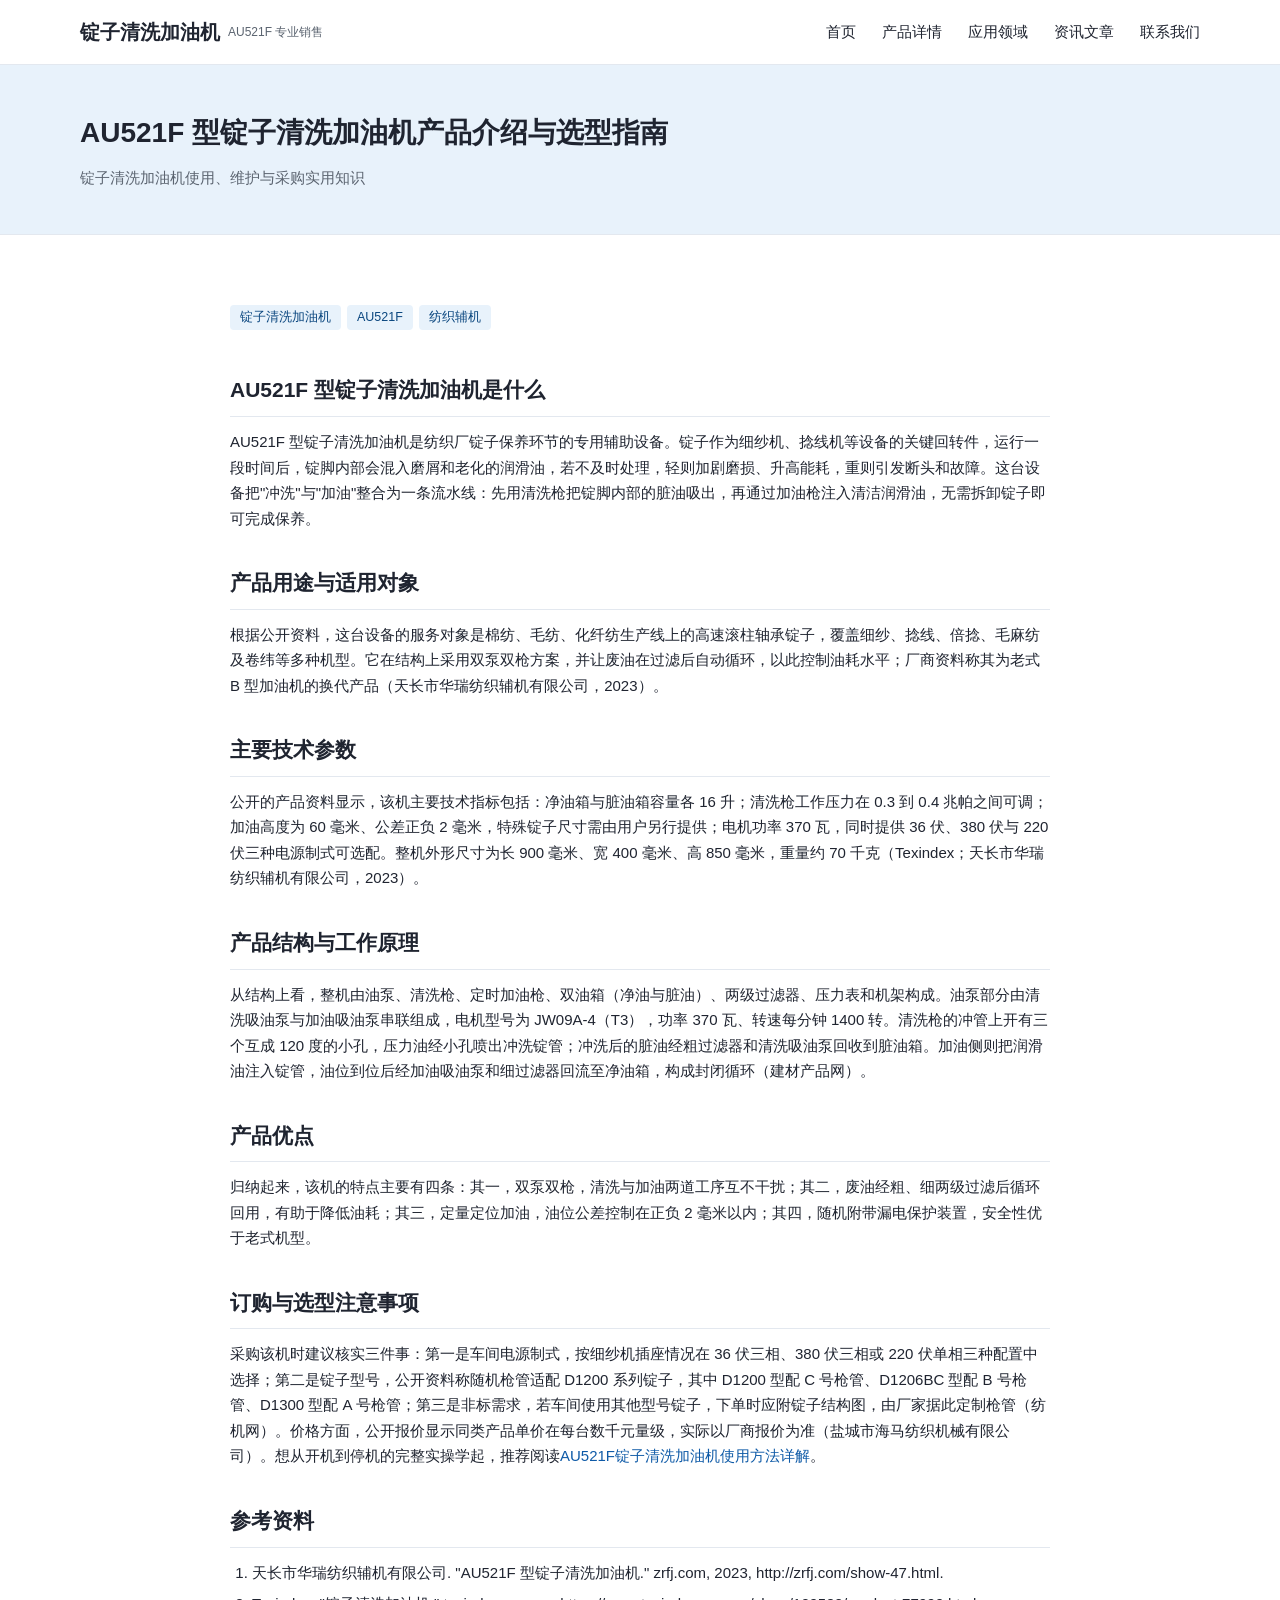
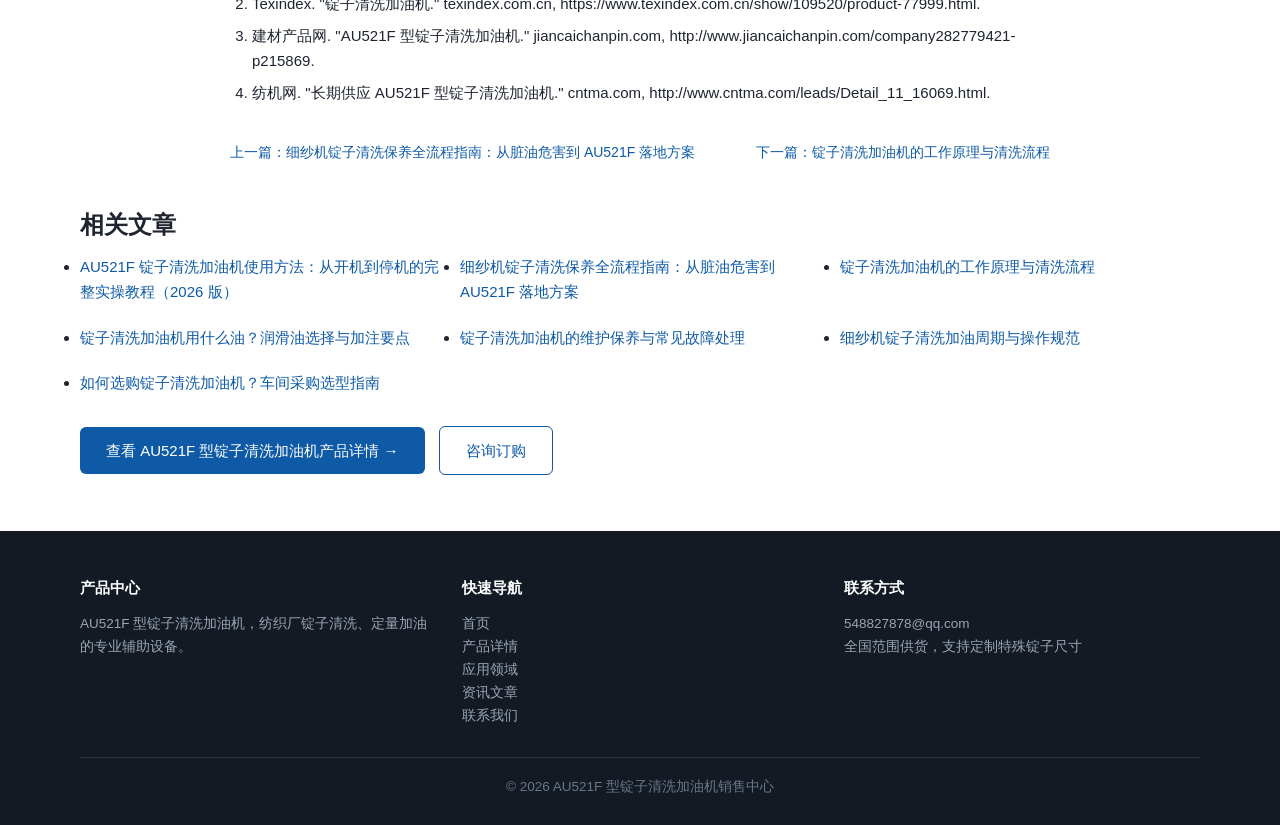
<file: articles/au521f-jingzi-qinxi-jiayouji.html>
<!DOCTYPE html>
<html lang="zh-CN">
<head>
<meta charset="UTF-8">
<meta name="viewport" content="width=device-width, initial-scale=1.0">
<title>AU521F 型锭子清洗加油机产品介绍与选型指南 - 锭子清洗加油机资讯</title>
<meta name="description" content="AU521F 型锭子清洗加油机适用于棉纺、毛纺、化纤纺高速滚柱轴承锭子清洗和定位加油，双泵双枪结构，废油过滤自动循环，是 B 型加油机的更新换代产品。">
<meta name="keywords" content="锭子清洗加油机,AU521F,锭子加油机,细纱机锭子保养,纺织辅机">
<link rel="canonical" href="https://mfujun2025.github.io/dingzi/articles/au521f-jingzi-qinxi-jiayouji.html">
<script type="application/ld+json">
{"@context": "https://schema.org", "@type": "Article", "headline": "AU521F 型锭子清洗加油机产品介绍与选型指南", "description": "AU521F 型锭子清洗加油机适用于棉纺、毛纺、化纤纺高速滚柱轴承锭子清洗和定位加油，双泵双枪结构，废油过滤自动循环，是 B 型加油机的更新换代产品。", "datePublished": "2026-10-26", "dateModified": "2026-10-26", "author": {"@type": "Organization", "name": "AU521F 型锭子清洗加油机销售中心"}, "mainEntityOfPage": "https://mfujun2025.github.io/dingzi/articles/au521f-jingzi-qinxi-jiayouji.html"}
</script>
<link rel="stylesheet" href="../css/style.css">
</head>
<body>

<header class="site-header">
  <div class="container">
    <a class="logo" href="../index.html">锭子清洗加油机 <small>AU521F 专业销售</small></a>
    <nav class="nav">
      <a href="../index.html">首页</a>
      <a href="../product.html">产品详情</a>
      <a href="../application.html">应用领域</a>
      <a href="../articles/index.html">资讯文章</a>
      <a href="../contact.html">联系我们</a>
    </nav>
  </div>
</header>

<div class="page-head">
  <div class="container">
    <h1>AU521F 型锭子清洗加油机产品介绍与选型指南</h1>
    <p>锭子清洗加油机使用、维护与采购实用知识</p>
  </div>
</div>

<section class="section">
  <div class="container">
    <div class="article-body">
      <p style="margin-bottom:8px"><span class="tag">锭子清洗加油机</span><span class="tag">AU521F</span><span class="tag">纺织辅机</span></p>
      <h2>AU521F 型锭子清洗加油机是什么</h2>
<p>AU521F 型锭子清洗加油机是纺织厂锭子保养环节的专用辅助设备。锭子作为细纱机、捻线机等设备的关键回转件，运行一段时间后，锭脚内部会混入磨屑和老化的润滑油，若不及时处理，轻则加剧磨损、升高能耗，重则引发断头和故障。这台设备把"冲洗"与"加油"整合为一条流水线：先用清洗枪把锭脚内部的脏油吸出，再通过加油枪注入清洁润滑油，无需拆卸锭子即可完成保养。</p>
<h2>产品用途与适用对象</h2>
<p>根据公开资料，这台设备的服务对象是棉纺、毛纺、化纤纺生产线上的高速滚柱轴承锭子，覆盖细纱、捻线、倍捻、毛麻纺及卷纬等多种机型。它在结构上采用双泵双枪方案，并让废油在过滤后自动循环，以此控制油耗水平；厂商资料称其为老式 B 型加油机的换代产品（天长市华瑞纺织辅机有限公司，2023）。</p>
<h2>主要技术参数</h2>
<p>公开的产品资料显示，该机主要技术指标包括：净油箱与脏油箱容量各 16 升；清洗枪工作压力在 0.3 到 0.4 兆帕之间可调；加油高度为 60 毫米、公差正负 2 毫米，特殊锭子尺寸需由用户另行提供；电机功率 370 瓦，同时提供 36 伏、380 伏与 220 伏三种电源制式可选配。整机外形尺寸为长 900 毫米、宽 400 毫米、高 850 毫米，重量约 70 千克（Texindex；天长市华瑞纺织辅机有限公司，2023）。</p>
<h2>产品结构与工作原理</h2>
<p>从结构上看，整机由油泵、清洗枪、定时加油枪、双油箱（净油与脏油）、两级过滤器、压力表和机架构成。油泵部分由清洗吸油泵与加油吸油泵串联组成，电机型号为 JW09A-4（T3），功率 370 瓦、转速每分钟 1400 转。清洗枪的冲管上开有三个互成 120 度的小孔，压力油经小孔喷出冲洗锭管；冲洗后的脏油经粗过滤器和清洗吸油泵回收到脏油箱。加油侧则把润滑油注入锭管，油位到位后经加油吸油泵和细过滤器回流至净油箱，构成封闭循环（建材产品网）。</p>
<h2>产品优点</h2>
<p>归纳起来，该机的特点主要有四条：其一，双泵双枪，清洗与加油两道工序互不干扰；其二，废油经粗、细两级过滤后循环回用，有助于降低油耗；其三，定量定位加油，油位公差控制在正负 2 毫米以内；其四，随机附带漏电保护装置，安全性优于老式机型。</p>
<h2>订购与选型注意事项</h2>
<p>采购该机时建议核实三件事：第一是车间电源制式，按细纱机插座情况在 36 伏三相、380 伏三相或 220 伏单相三种配置中选择；第二是锭子型号，公开资料称随机枪管适配 D1200 系列锭子，其中 D1200 型配 C 号枪管、D1206BC 型配 B 号枪管、D1300 型配 A 号枪管；第三是非标需求，若车间使用其他型号锭子，下单时应附锭子结构图，由厂家据此定制枪管（纺机网）。价格方面，公开报价显示同类产品单价在每台数千元量级，实际以厂商报价为准（盐城市海马纺织机械有限公司）。想从开机到停机的完整实操学起，推荐阅读<a href='au521f-dingzi-qingxi-jiayouji-shiyong-fangfa.html'>AU521F锭子清洗加油机使用方法详解</a>。</p>
      <h2>参考资料</h2>
      <ol>
<li>天长市华瑞纺织辅机有限公司. "AU521F 型锭子清洗加油机." zrfj.com, 2023, http://zrfj.com/show-47.html.</li>
<li>Texindex. "锭子清洗加油机." texindex.com.cn, https://www.texindex.com.cn/show/109520/product-77999.html.</li>
<li>建材产品网. "AU521F 型锭子清洗加油机." jiancaichanpin.com, http://www.jiancaichanpin.com/company282779421-p215869.</li>
<li>纺机网. "长期供应 AU521F 型锭子清洗加油机." cntma.com, http://www.cntma.com/leads/Detail_11_16069.html.</li>
      </ol>
    </div>
    <nav class="article-nav">
      <a href="jinshaji-jingzi-qinxi-baoyang-quanliucheng.html">上一篇：细纱机锭子清洗保养全流程指南：从脏油危害到 AU521F 落地方案</a>
      <a href="jingzi-qinxi-jiayou-yuanli.html">下一篇：锭子清洗加油机的工作原理与清洗流程</a>
    </nav>
    <h2 style="margin-top:40px">相关文章</h2>
    <ul class="article-grid" style="display:grid;grid-template-columns:repeat(auto-fill,minmax(300px,1fr));gap:20px">
<li><a href="au521f-dingzi-qingxi-jiayouji-shiyong-fangfa.html">AU521F 锭子清洗加油机使用方法：从开机到停机的完整实操教程（2026 版）</a></li>
<li><a href="jinshaji-jingzi-qinxi-baoyang-quanliucheng.html">细纱机锭子清洗保养全流程指南：从脏油危害到 AU521F 落地方案</a></li>
<li><a href="jingzi-qinxi-jiayou-yuanli.html">锭子清洗加油机的工作原理与清洗流程</a></li>
<li><a href="jingzi-jiayou-cailiao-xuanze.html">锭子清洗加油机用什么油？润滑油选择与加注要点</a></li>
<li><a href="jingzi-qinxi-weihu-baoyang.html">锭子清洗加油机的维护保养与常见故障处理</a></li>
<li><a href="jinshaji-jingzi-qinxi-jiayou-yuanze.html">细纱机锭子清洗加油周期与操作规范</a></li>
<li><a href="jingzi-jiayouji-gouji-zhinan.html">如何选购锭子清洗加油机？车间采购选型指南</a></li>
    </ul>
    <p style="margin-top:30px"><a class="btn" href="../product.html">查看 AU521F 型锭子清洗加油机产品详情 →</a> <a class="btn ghost" href="../contact.html" style="margin-left:10px">咨询订购</a></p>
  </div>
</section>

<footer class="site-footer">
  <div class="container">
    <div class="ft-cols">
      <div><h4>产品中心</h4><p>AU521F 型锭子清洗加油机，纺织厂锭子清洗、定量加油的专业辅助设备。</p></div>
      <div><h4>快速导航</h4><p><a href="../index.html">首页</a><br><a href="../product.html">产品详情</a><br><a href="../application.html">应用领域</a><br><a href="../articles/index.html">资讯文章</a><br><a href="../contact.html">联系我们</a></p></div>
      <div><h4>联系方式</h4><p><a href="mailto:548827878@qq.com">548827878@qq.com</a><br>全国范围供货，支持定制特殊锭子尺寸</p></div>
    </div>
    <p class="copy">© 2026 AU521F 型锭子清洗加油机销售中心</p>
  </div>
</footer>

</body>
</html>
</file>
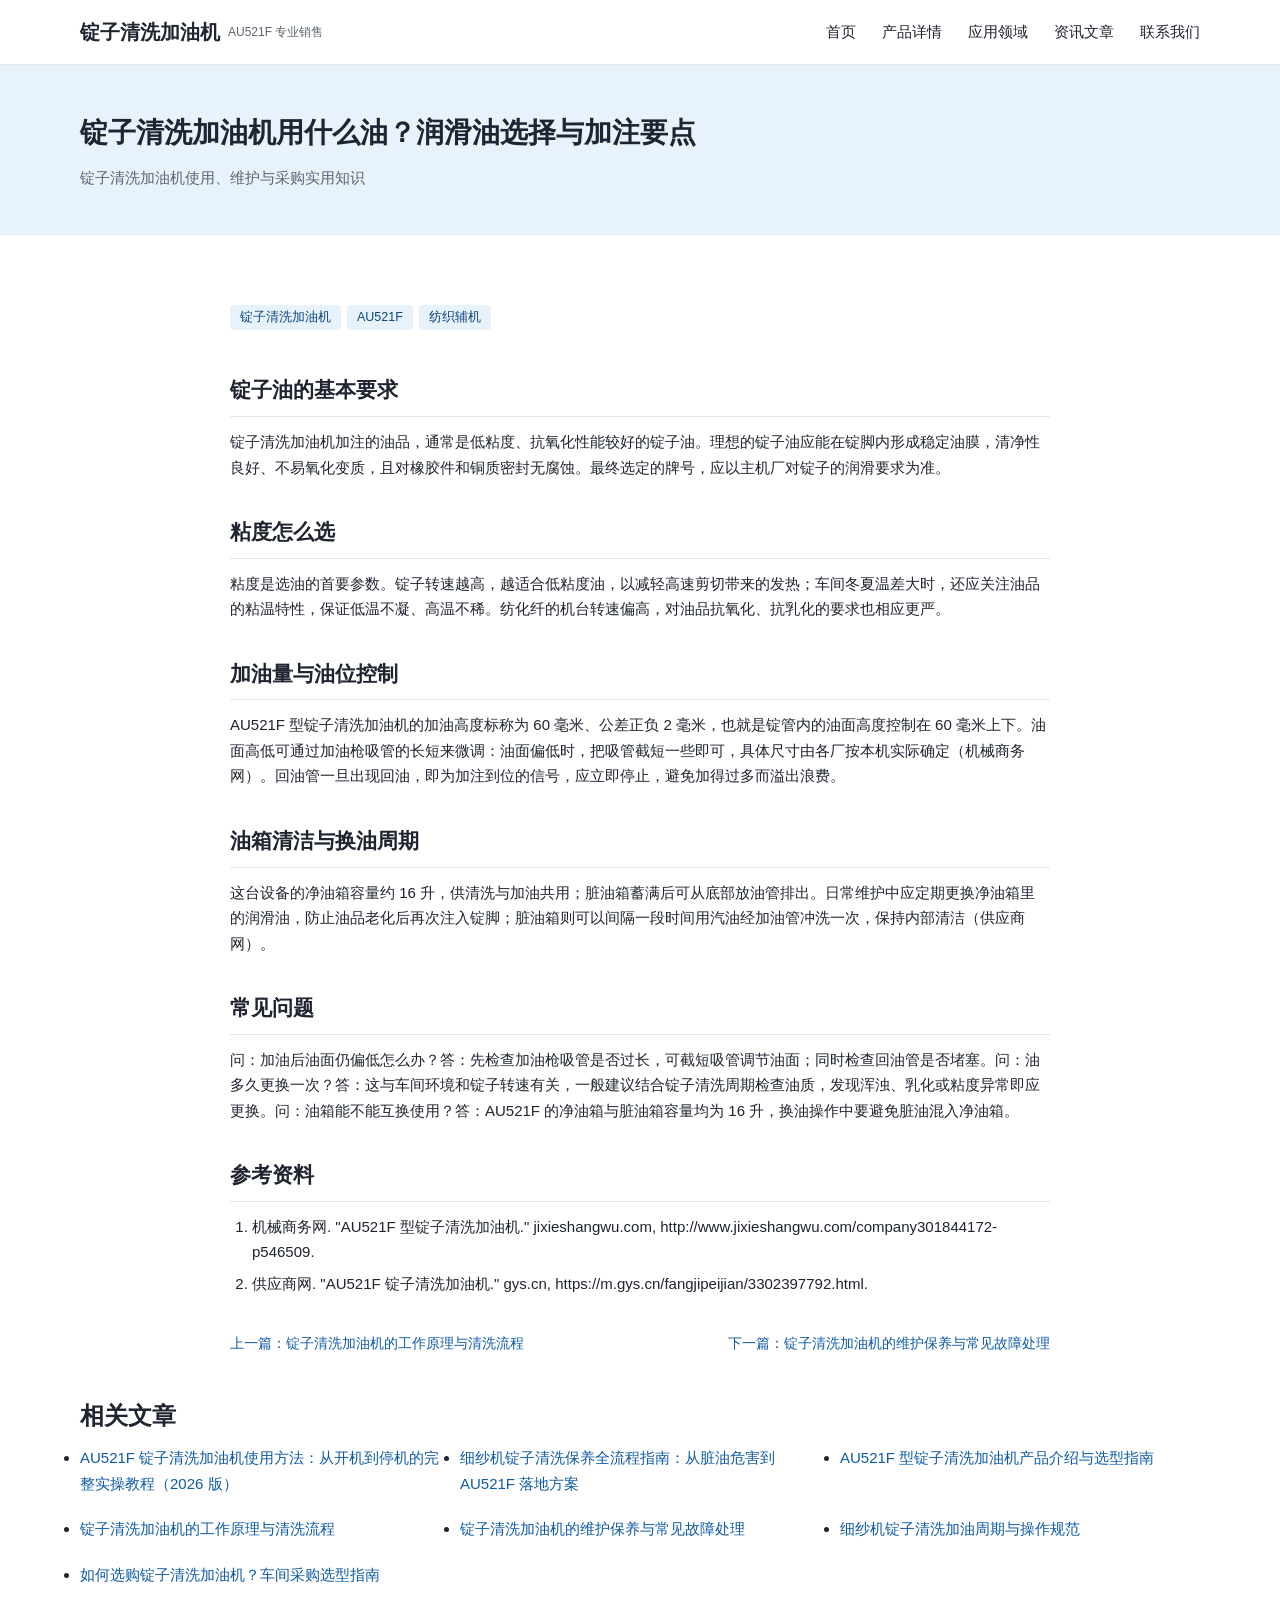
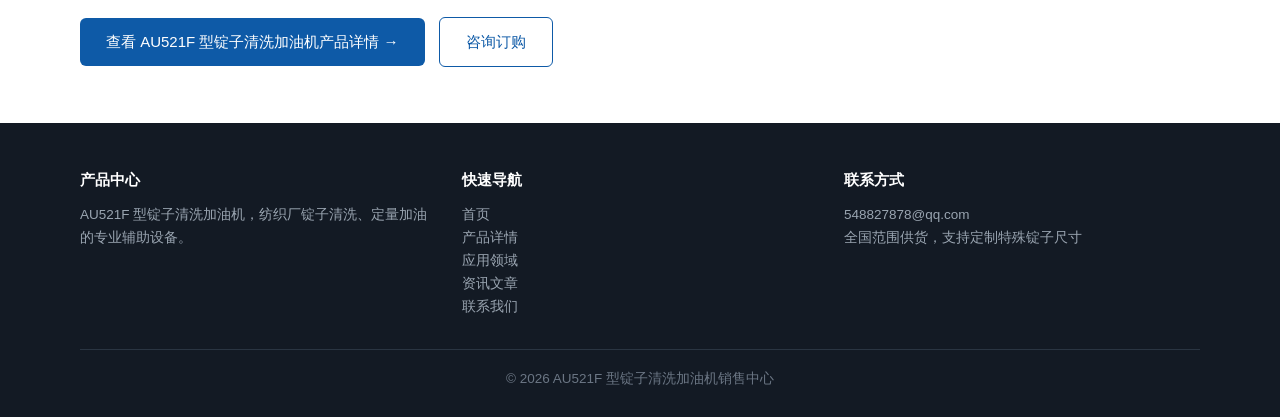
<file: articles/jingzi-jiayou-cailiao-xuanze.html>
<!DOCTYPE html>
<html lang="zh-CN">
<head>
<meta charset="UTF-8">
<meta name="viewport" content="width=device-width, initial-scale=1.0">
<title>锭子清洗加油机用什么油？润滑油选择与加注要点 - 锭子清洗加油机资讯</title>
<meta name="description" content="锭子清洗加油机使用锭子油，粘度选择需匹配锭子转速与车间温度，本文讲解润滑油选择、加油量控制与油箱清洁维护要点。">
<meta name="keywords" content="锭子清洗加油机,AU521F,锭子加油机,细纱机锭子保养,纺织辅机">
<link rel="canonical" href="https://mfujun2025.github.io/dingzi/articles/jingzi-jiayou-cailiao-xuanze.html">
<script type="application/ld+json">
{"@context": "https://schema.org", "@type": "Article", "headline": "锭子清洗加油机用什么油？润滑油选择与加注要点", "description": "锭子清洗加油机使用锭子油，粘度选择需匹配锭子转速与车间温度，本文讲解润滑油选择、加油量控制与油箱清洁维护要点。", "datePublished": "2026-10-26", "dateModified": "2026-10-26", "author": {"@type": "Organization", "name": "AU521F 型锭子清洗加油机销售中心"}, "mainEntityOfPage": "https://mfujun2025.github.io/dingzi/articles/jingzi-jiayou-cailiao-xuanze.html"}
</script>
<link rel="stylesheet" href="../css/style.css">
</head>
<body>

<header class="site-header">
  <div class="container">
    <a class="logo" href="../index.html">锭子清洗加油机 <small>AU521F 专业销售</small></a>
    <nav class="nav">
      <a href="../index.html">首页</a>
      <a href="../product.html">产品详情</a>
      <a href="../application.html">应用领域</a>
      <a href="../articles/index.html">资讯文章</a>
      <a href="../contact.html">联系我们</a>
    </nav>
  </div>
</header>

<div class="page-head">
  <div class="container">
    <h1>锭子清洗加油机用什么油？润滑油选择与加注要点</h1>
    <p>锭子清洗加油机使用、维护与采购实用知识</p>
  </div>
</div>

<section class="section">
  <div class="container">
    <div class="article-body">
      <p style="margin-bottom:8px"><span class="tag">锭子清洗加油机</span><span class="tag">AU521F</span><span class="tag">纺织辅机</span></p>
      <h2>锭子油的基本要求</h2>
<p>锭子清洗加油机加注的油品，通常是低粘度、抗氧化性能较好的锭子油。理想的锭子油应能在锭脚内形成稳定油膜，清净性良好、不易氧化变质，且对橡胶件和铜质密封无腐蚀。最终选定的牌号，应以主机厂对锭子的润滑要求为准。</p>
<h2>粘度怎么选</h2>
<p>粘度是选油的首要参数。锭子转速越高，越适合低粘度油，以减轻高速剪切带来的发热；车间冬夏温差大时，还应关注油品的粘温特性，保证低温不凝、高温不稀。纺化纤的机台转速偏高，对油品抗氧化、抗乳化的要求也相应更严。</p>
<h2>加油量与油位控制</h2>
<p>AU521F 型锭子清洗加油机的加油高度标称为 60 毫米、公差正负 2 毫米，也就是锭管内的油面高度控制在 60 毫米上下。油面高低可通过加油枪吸管的长短来微调：油面偏低时，把吸管截短一些即可，具体尺寸由各厂按本机实际确定（机械商务网）。回油管一旦出现回油，即为加注到位的信号，应立即停止，避免加得过多而溢出浪费。</p>
<h2>油箱清洁与换油周期</h2>
<p>这台设备的净油箱容量约 16 升，供清洗与加油共用；脏油箱蓄满后可从底部放油管排出。日常维护中应定期更换净油箱里的润滑油，防止油品老化后再次注入锭脚；脏油箱则可以间隔一段时间用汽油经加油管冲洗一次，保持内部清洁（供应商网）。</p>
<h2>常见问题</h2>
<p>问：加油后油面仍偏低怎么办？答：先检查加油枪吸管是否过长，可截短吸管调节油面；同时检查回油管是否堵塞。问：油多久更换一次？答：这与车间环境和锭子转速有关，一般建议结合锭子清洗周期检查油质，发现浑浊、乳化或粘度异常即应更换。问：油箱能不能互换使用？答：AU521F 的净油箱与脏油箱容量均为 16 升，换油操作中要避免脏油混入净油箱。</p>
      <h2>参考资料</h2>
      <ol>
<li>机械商务网. "AU521F 型锭子清洗加油机." jixieshangwu.com, http://www.jixieshangwu.com/company301844172-p546509.</li>
<li>供应商网. "AU521F 锭子清洗加油机." gys.cn, https://m.gys.cn/fangjipeijian/3302397792.html.</li>
      </ol>
    </div>
    <nav class="article-nav">
      <a href="jingzi-qinxi-jiayou-yuanli.html">上一篇：锭子清洗加油机的工作原理与清洗流程</a>
      <a href="jingzi-qinxi-weihu-baoyang.html">下一篇：锭子清洗加油机的维护保养与常见故障处理</a>
    </nav>
    <h2 style="margin-top:40px">相关文章</h2>
    <ul class="article-grid" style="display:grid;grid-template-columns:repeat(auto-fill,minmax(300px,1fr));gap:20px">
<li><a href="au521f-dingzi-qingxi-jiayouji-shiyong-fangfa.html">AU521F 锭子清洗加油机使用方法：从开机到停机的完整实操教程（2026 版）</a></li>
<li><a href="jinshaji-jingzi-qinxi-baoyang-quanliucheng.html">细纱机锭子清洗保养全流程指南：从脏油危害到 AU521F 落地方案</a></li>
<li><a href="au521f-jingzi-qinxi-jiayouji.html">AU521F 型锭子清洗加油机产品介绍与选型指南</a></li>
<li><a href="jingzi-qinxi-jiayou-yuanli.html">锭子清洗加油机的工作原理与清洗流程</a></li>
<li><a href="jingzi-qinxi-weihu-baoyang.html">锭子清洗加油机的维护保养与常见故障处理</a></li>
<li><a href="jinshaji-jingzi-qinxi-jiayou-yuanze.html">细纱机锭子清洗加油周期与操作规范</a></li>
<li><a href="jingzi-jiayouji-gouji-zhinan.html">如何选购锭子清洗加油机？车间采购选型指南</a></li>
    </ul>
    <p style="margin-top:30px"><a class="btn" href="../product.html">查看 AU521F 型锭子清洗加油机产品详情 →</a> <a class="btn ghost" href="../contact.html" style="margin-left:10px">咨询订购</a></p>
  </div>
</section>

<footer class="site-footer">
  <div class="container">
    <div class="ft-cols">
      <div><h4>产品中心</h4><p>AU521F 型锭子清洗加油机，纺织厂锭子清洗、定量加油的专业辅助设备。</p></div>
      <div><h4>快速导航</h4><p><a href="../index.html">首页</a><br><a href="../product.html">产品详情</a><br><a href="../application.html">应用领域</a><br><a href="../articles/index.html">资讯文章</a><br><a href="../contact.html">联系我们</a></p></div>
      <div><h4>联系方式</h4><p><a href="mailto:548827878@qq.com">548827878@qq.com</a><br>全国范围供货，支持定制特殊锭子尺寸</p></div>
    </div>
    <p class="copy">© 2026 AU521F 型锭子清洗加油机销售中心</p>
  </div>
</footer>

</body>
</html>
</file>
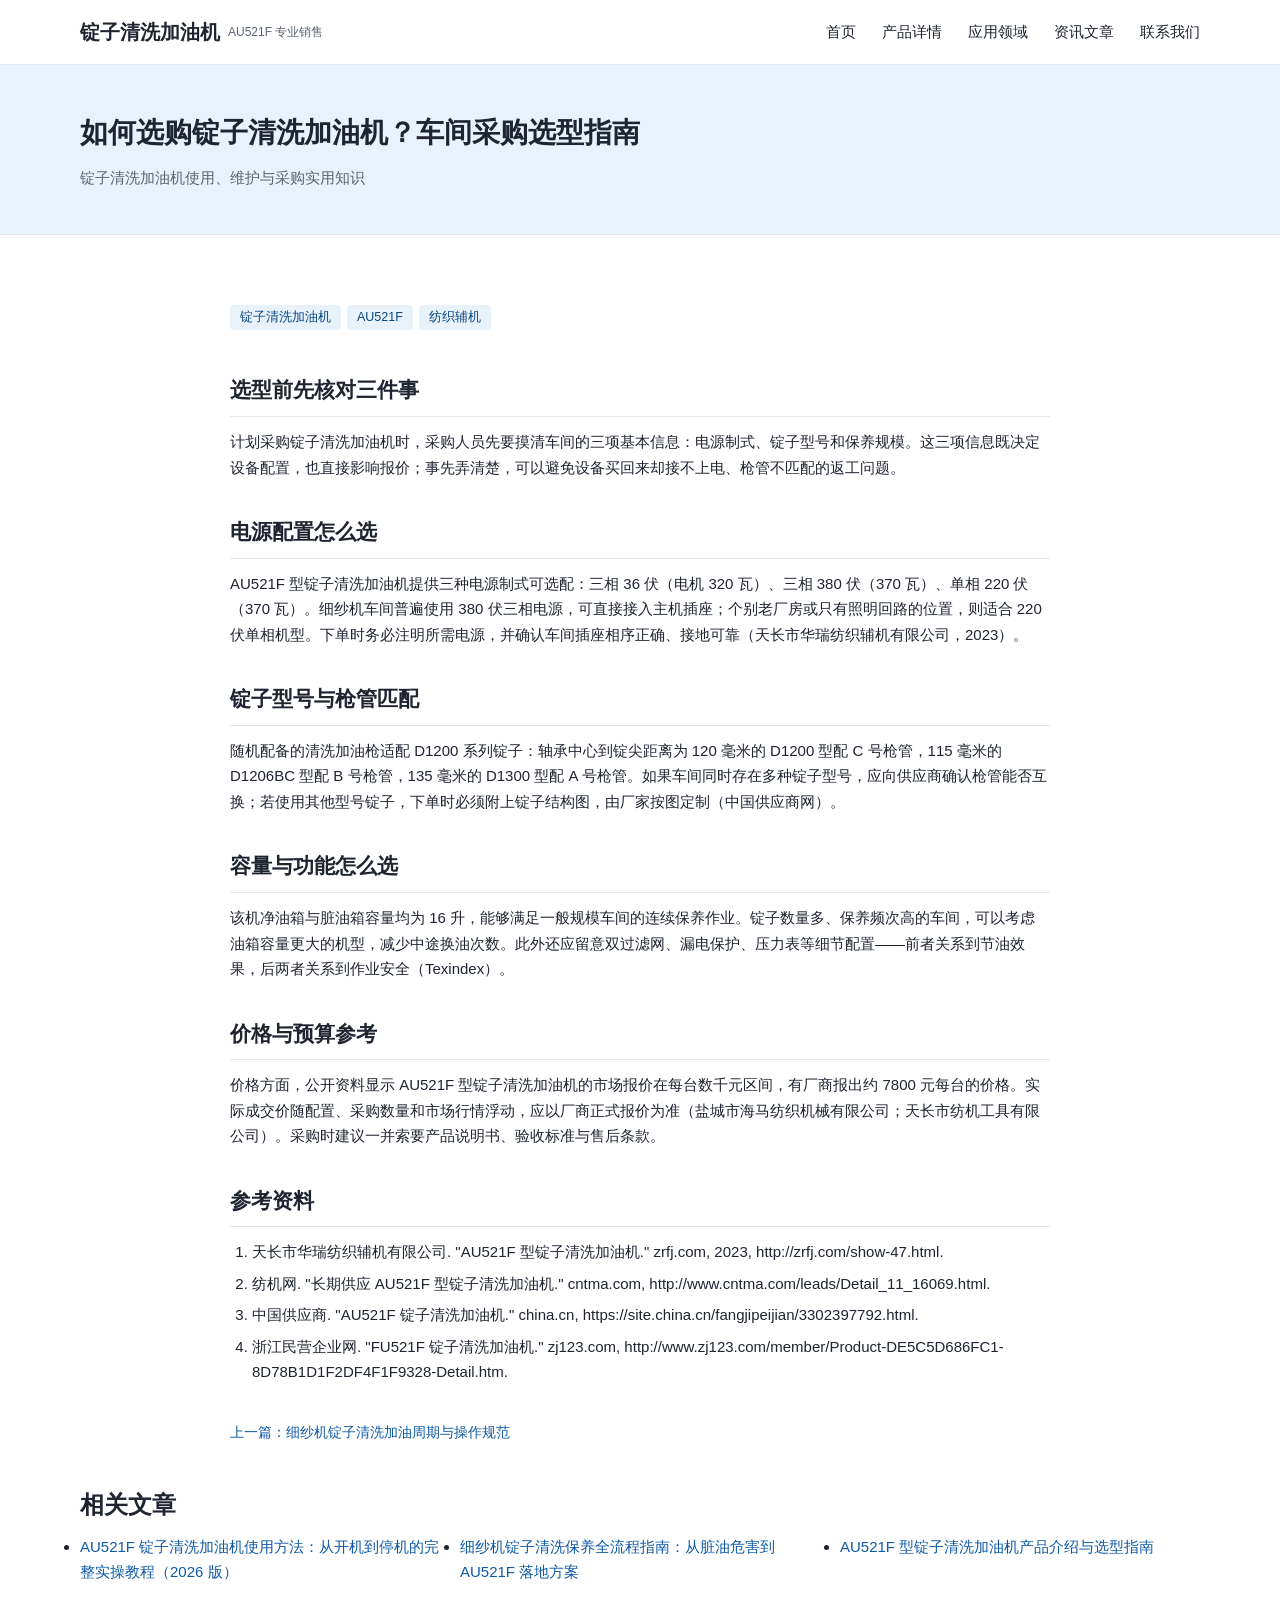
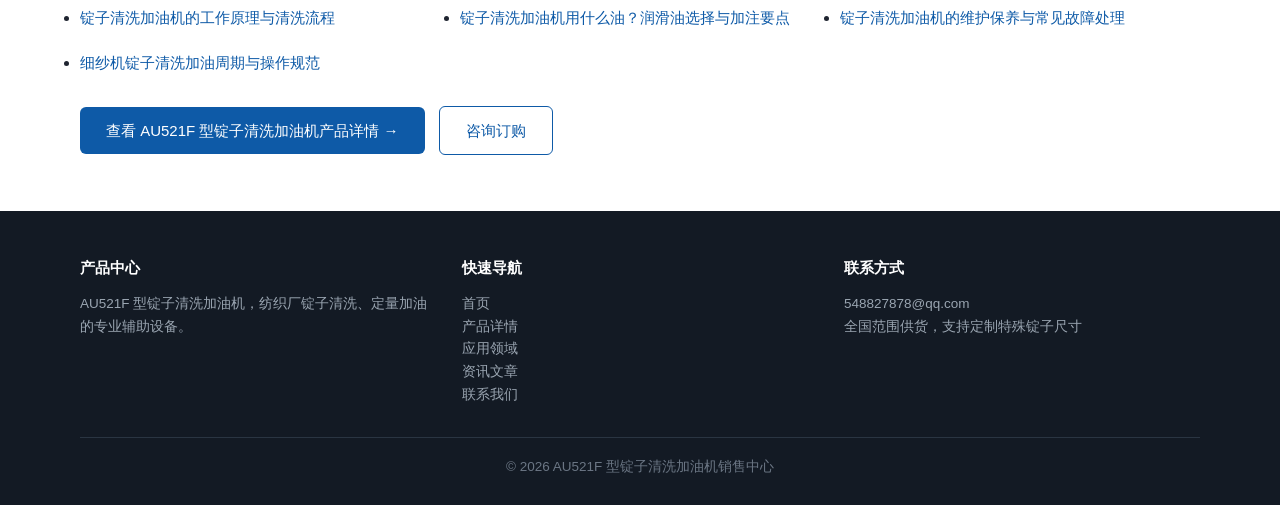
<file: articles/jingzi-jiayouji-gouji-zhinan.html>
<!DOCTYPE html>
<html lang="zh-CN">
<head>
<meta charset="UTF-8">
<meta name="viewport" content="width=device-width, initial-scale=1.0">
<title>如何选购锭子清洗加油机？车间采购选型指南 - 锭子清洗加油机资讯</title>
<meta name="description" content="车间采购锭子清洗加油机怎么选？本文从电源配置、锭子型号匹配、枪管选型、油箱容量与价格预算五个维度给出选型建议。">
<meta name="keywords" content="锭子清洗加油机,AU521F,锭子加油机,细纱机锭子保养,纺织辅机">
<link rel="canonical" href="https://mfujun2025.github.io/dingzi/articles/jingzi-jiayouji-gouji-zhinan.html">
<script type="application/ld+json">
{"@context": "https://schema.org", "@type": "Article", "headline": "如何选购锭子清洗加油机？车间采购选型指南", "description": "车间采购锭子清洗加油机怎么选？本文从电源配置、锭子型号匹配、枪管选型、油箱容量与价格预算五个维度给出选型建议。", "datePublished": "2026-10-26", "dateModified": "2026-10-26", "author": {"@type": "Organization", "name": "AU521F 型锭子清洗加油机销售中心"}, "mainEntityOfPage": "https://mfujun2025.github.io/dingzi/articles/jingzi-jiayouji-gouji-zhinan.html"}
</script>
<link rel="stylesheet" href="../css/style.css">
</head>
<body>

<header class="site-header">
  <div class="container">
    <a class="logo" href="../index.html">锭子清洗加油机 <small>AU521F 专业销售</small></a>
    <nav class="nav">
      <a href="../index.html">首页</a>
      <a href="../product.html">产品详情</a>
      <a href="../application.html">应用领域</a>
      <a href="../articles/index.html">资讯文章</a>
      <a href="../contact.html">联系我们</a>
    </nav>
  </div>
</header>

<div class="page-head">
  <div class="container">
    <h1>如何选购锭子清洗加油机？车间采购选型指南</h1>
    <p>锭子清洗加油机使用、维护与采购实用知识</p>
  </div>
</div>

<section class="section">
  <div class="container">
    <div class="article-body">
      <p style="margin-bottom:8px"><span class="tag">锭子清洗加油机</span><span class="tag">AU521F</span><span class="tag">纺织辅机</span></p>
      <h2>选型前先核对三件事</h2>
<p>计划采购锭子清洗加油机时，采购人员先要摸清车间的三项基本信息：电源制式、锭子型号和保养规模。这三项信息既决定设备配置，也直接影响报价；事先弄清楚，可以避免设备买回来却接不上电、枪管不匹配的返工问题。</p>
<h2>电源配置怎么选</h2>
<p>AU521F 型锭子清洗加油机提供三种电源制式可选配：三相 36 伏（电机 320 瓦）、三相 380 伏（370 瓦）、单相 220 伏（370 瓦）。细纱机车间普遍使用 380 伏三相电源，可直接接入主机插座；个别老厂房或只有照明回路的位置，则适合 220 伏单相机型。下单时务必注明所需电源，并确认车间插座相序正确、接地可靠（天长市华瑞纺织辅机有限公司，2023）。</p>
<h2>锭子型号与枪管匹配</h2>
<p>随机配备的清洗加油枪适配 D1200 系列锭子：轴承中心到锭尖距离为 120 毫米的 D1200 型配 C 号枪管，115 毫米的 D1206BC 型配 B 号枪管，135 毫米的 D1300 型配 A 号枪管。如果车间同时存在多种锭子型号，应向供应商确认枪管能否互换；若使用其他型号锭子，下单时必须附上锭子结构图，由厂家按图定制（中国供应商网）。</p>
<h2>容量与功能怎么选</h2>
<p>该机净油箱与脏油箱容量均为 16 升，能够满足一般规模车间的连续保养作业。锭子数量多、保养频次高的车间，可以考虑油箱容量更大的机型，减少中途换油次数。此外还应留意双过滤网、漏电保护、压力表等细节配置——前者关系到节油效果，后两者关系到作业安全（Texindex）。</p>
<h2>价格与预算参考</h2>
<p>价格方面，公开资料显示 AU521F 型锭子清洗加油机的市场报价在每台数千元区间，有厂商报出约 7800 元每台的价格。实际成交价随配置、采购数量和市场行情浮动，应以厂商正式报价为准（盐城市海马纺织机械有限公司；天长市纺机工具有限公司）。采购时建议一并索要产品说明书、验收标准与售后条款。</p>
      <h2>参考资料</h2>
      <ol>
<li>天长市华瑞纺织辅机有限公司. "AU521F 型锭子清洗加油机." zrfj.com, 2023, http://zrfj.com/show-47.html.</li>
<li>纺机网. "长期供应 AU521F 型锭子清洗加油机." cntma.com, http://www.cntma.com/leads/Detail_11_16069.html.</li>
<li>中国供应商. "AU521F 锭子清洗加油机." china.cn, https://site.china.cn/fangjipeijian/3302397792.html.</li>
<li>浙江民营企业网. "FU521F 锭子清洗加油机." zj123.com, http://www.zj123.com/member/Product-DE5C5D686FC1-8D78B1D1F2DF4F1F9328-Detail.htm.</li>
      </ol>
    </div>
    <nav class="article-nav">
      <a href="jinshaji-jingzi-qinxi-jiayou-yuanze.html">上一篇：细纱机锭子清洗加油周期与操作规范</a>
      
    </nav>
    <h2 style="margin-top:40px">相关文章</h2>
    <ul class="article-grid" style="display:grid;grid-template-columns:repeat(auto-fill,minmax(300px,1fr));gap:20px">
<li><a href="au521f-dingzi-qingxi-jiayouji-shiyong-fangfa.html">AU521F 锭子清洗加油机使用方法：从开机到停机的完整实操教程（2026 版）</a></li>
<li><a href="jinshaji-jingzi-qinxi-baoyang-quanliucheng.html">细纱机锭子清洗保养全流程指南：从脏油危害到 AU521F 落地方案</a></li>
<li><a href="au521f-jingzi-qinxi-jiayouji.html">AU521F 型锭子清洗加油机产品介绍与选型指南</a></li>
<li><a href="jingzi-qinxi-jiayou-yuanli.html">锭子清洗加油机的工作原理与清洗流程</a></li>
<li><a href="jingzi-jiayou-cailiao-xuanze.html">锭子清洗加油机用什么油？润滑油选择与加注要点</a></li>
<li><a href="jingzi-qinxi-weihu-baoyang.html">锭子清洗加油机的维护保养与常见故障处理</a></li>
<li><a href="jinshaji-jingzi-qinxi-jiayou-yuanze.html">细纱机锭子清洗加油周期与操作规范</a></li>
    </ul>
    <p style="margin-top:30px"><a class="btn" href="../product.html">查看 AU521F 型锭子清洗加油机产品详情 →</a> <a class="btn ghost" href="../contact.html" style="margin-left:10px">咨询订购</a></p>
  </div>
</section>

<footer class="site-footer">
  <div class="container">
    <div class="ft-cols">
      <div><h4>产品中心</h4><p>AU521F 型锭子清洗加油机，纺织厂锭子清洗、定量加油的专业辅助设备。</p></div>
      <div><h4>快速导航</h4><p><a href="../index.html">首页</a><br><a href="../product.html">产品详情</a><br><a href="../application.html">应用领域</a><br><a href="../articles/index.html">资讯文章</a><br><a href="../contact.html">联系我们</a></p></div>
      <div><h4>联系方式</h4><p><a href="mailto:548827878@qq.com">548827878@qq.com</a><br>全国范围供货，支持定制特殊锭子尺寸</p></div>
    </div>
    <p class="copy">© 2026 AU521F 型锭子清洗加油机销售中心</p>
  </div>
</footer>

</body>
</html>
</file>
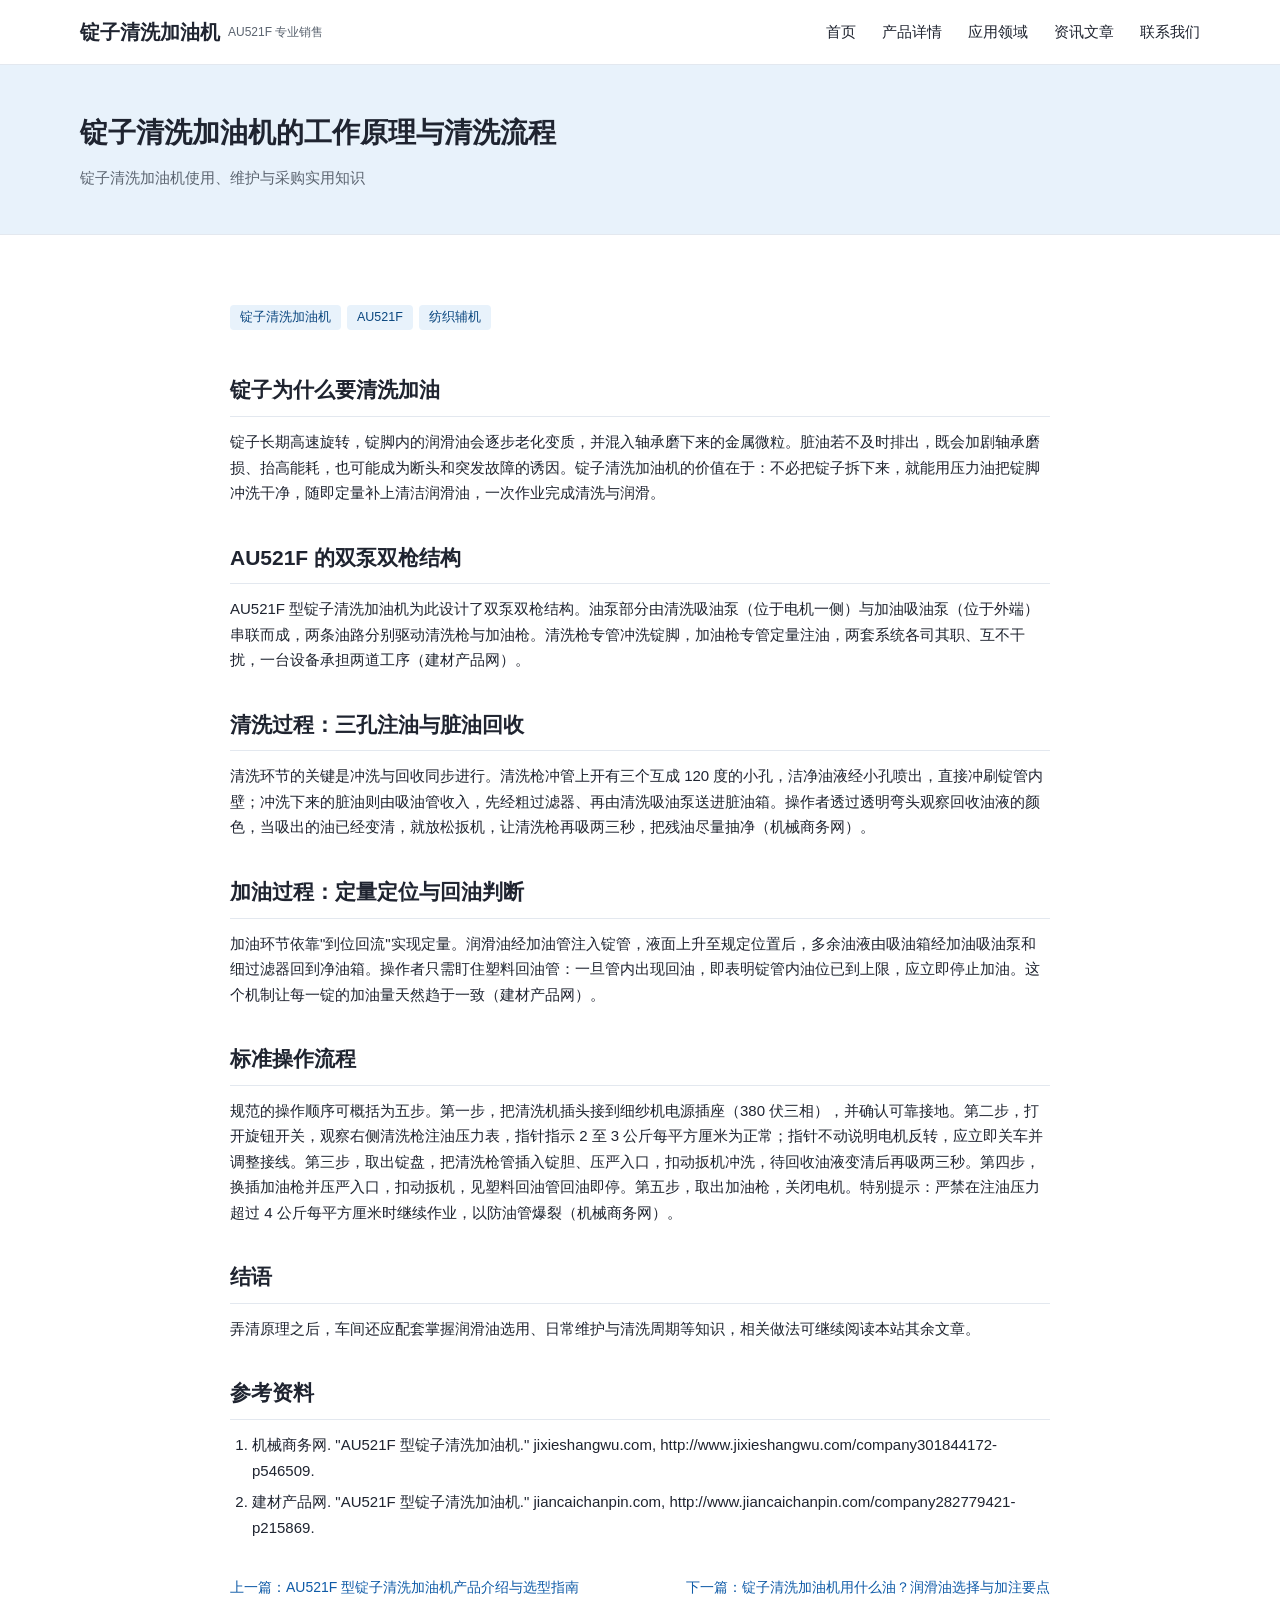
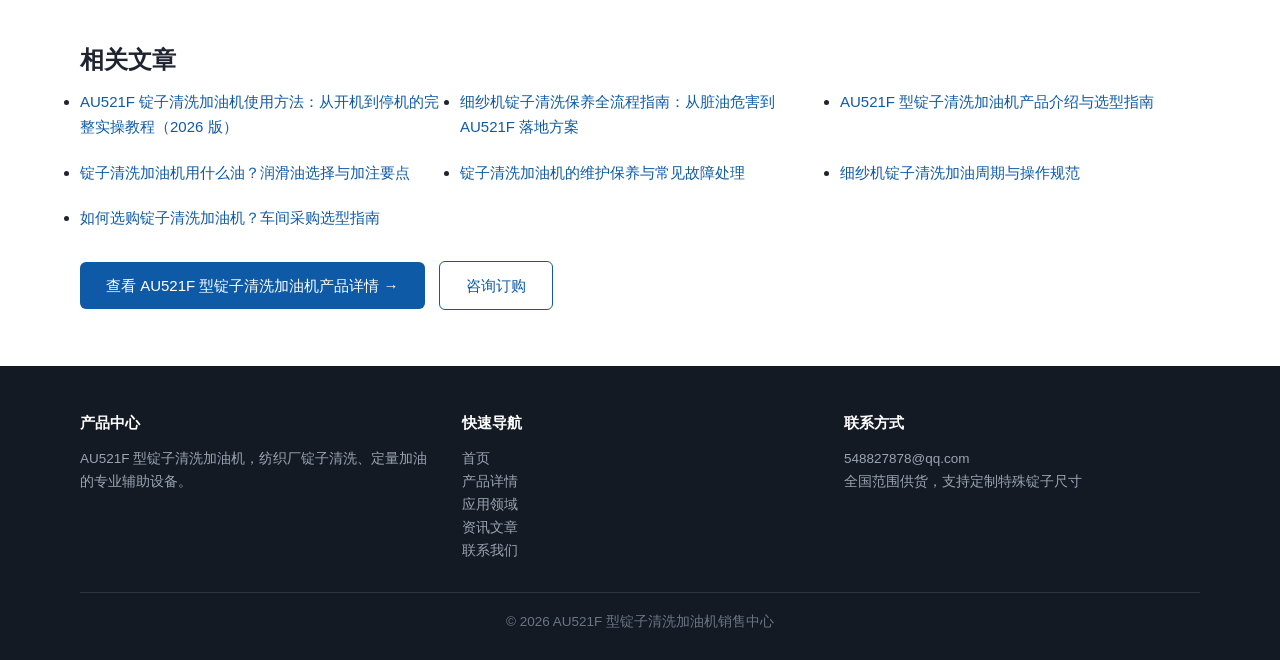
<file: articles/jingzi-qinxi-jiayou-yuanli.html>
<!DOCTYPE html>
<html lang="zh-CN">
<head>
<meta charset="UTF-8">
<meta name="viewport" content="width=device-width, initial-scale=1.0">
<title>锭子清洗加油机的工作原理与清洗流程 - 锭子清洗加油机资讯</title>
<meta name="description" content="锭子清洗加油机采用双泵双枪结构，清洗枪三孔注油冲洗锭脚，吸油泵回收脏油，回油管观察判断油位，本文详解工作原理与标准清洗流程。">
<meta name="keywords" content="锭子清洗加油机,AU521F,锭子加油机,细纱机锭子保养,纺织辅机">
<link rel="canonical" href="https://mfujun2025.github.io/dingzi/articles/jingzi-qinxi-jiayou-yuanli.html">
<script type="application/ld+json">
{"@context": "https://schema.org", "@type": "Article", "headline": "锭子清洗加油机的工作原理与清洗流程", "description": "锭子清洗加油机采用双泵双枪结构，清洗枪三孔注油冲洗锭脚，吸油泵回收脏油，回油管观察判断油位，本文详解工作原理与标准清洗流程。", "datePublished": "2026-10-26", "dateModified": "2026-10-26", "author": {"@type": "Organization", "name": "AU521F 型锭子清洗加油机销售中心"}, "mainEntityOfPage": "https://mfujun2025.github.io/dingzi/articles/jingzi-qinxi-jiayou-yuanli.html"}
</script>
<link rel="stylesheet" href="../css/style.css">
</head>
<body>

<header class="site-header">
  <div class="container">
    <a class="logo" href="../index.html">锭子清洗加油机 <small>AU521F 专业销售</small></a>
    <nav class="nav">
      <a href="../index.html">首页</a>
      <a href="../product.html">产品详情</a>
      <a href="../application.html">应用领域</a>
      <a href="../articles/index.html">资讯文章</a>
      <a href="../contact.html">联系我们</a>
    </nav>
  </div>
</header>

<div class="page-head">
  <div class="container">
    <h1>锭子清洗加油机的工作原理与清洗流程</h1>
    <p>锭子清洗加油机使用、维护与采购实用知识</p>
  </div>
</div>

<section class="section">
  <div class="container">
    <div class="article-body">
      <p style="margin-bottom:8px"><span class="tag">锭子清洗加油机</span><span class="tag">AU521F</span><span class="tag">纺织辅机</span></p>
      <h2>锭子为什么要清洗加油</h2>
<p>锭子长期高速旋转，锭脚内的润滑油会逐步老化变质，并混入轴承磨下来的金属微粒。脏油若不及时排出，既会加剧轴承磨损、抬高能耗，也可能成为断头和突发故障的诱因。锭子清洗加油机的价值在于：不必把锭子拆下来，就能用压力油把锭脚冲洗干净，随即定量补上清洁润滑油，一次作业完成清洗与润滑。</p>
<h2>AU521F 的双泵双枪结构</h2>
<p>AU521F 型锭子清洗加油机为此设计了双泵双枪结构。油泵部分由清洗吸油泵（位于电机一侧）与加油吸油泵（位于外端）串联而成，两条油路分别驱动清洗枪与加油枪。清洗枪专管冲洗锭脚，加油枪专管定量注油，两套系统各司其职、互不干扰，一台设备承担两道工序（建材产品网）。</p>
<h2>清洗过程：三孔注油与脏油回收</h2>
<p>清洗环节的关键是冲洗与回收同步进行。清洗枪冲管上开有三个互成 120 度的小孔，洁净油液经小孔喷出，直接冲刷锭管内壁；冲洗下来的脏油则由吸油管收入，先经粗过滤器、再由清洗吸油泵送进脏油箱。操作者透过透明弯头观察回收油液的颜色，当吸出的油已经变清，就放松扳机，让清洗枪再吸两三秒，把残油尽量抽净（机械商务网）。</p>
<h2>加油过程：定量定位与回油判断</h2>
<p>加油环节依靠"到位回流"实现定量。润滑油经加油管注入锭管，液面上升至规定位置后，多余油液由吸油箱经加油吸油泵和细过滤器回到净油箱。操作者只需盯住塑料回油管：一旦管内出现回油，即表明锭管内油位已到上限，应立即停止加油。这个机制让每一锭的加油量天然趋于一致（建材产品网）。</p>
<h2>标准操作流程</h2>
<p>规范的操作顺序可概括为五步。第一步，把清洗机插头接到细纱机电源插座（380 伏三相），并确认可靠接地。第二步，打开旋钮开关，观察右侧清洗枪注油压力表，指针指示 2 至 3 公斤每平方厘米为正常；指针不动说明电机反转，应立即关车并调整接线。第三步，取出锭盘，把清洗枪管插入锭胆、压严入口，扣动扳机冲洗，待回收油液变清后再吸两三秒。第四步，换插加油枪并压严入口，扣动扳机，见塑料回油管回油即停。第五步，取出加油枪，关闭电机。特别提示：严禁在注油压力超过 4 公斤每平方厘米时继续作业，以防油管爆裂（机械商务网）。</p>
<h2>结语</h2>
<p>弄清原理之后，车间还应配套掌握润滑油选用、日常维护与清洗周期等知识，相关做法可继续阅读本站其余文章。</p>
      <h2>参考资料</h2>
      <ol>
<li>机械商务网. "AU521F 型锭子清洗加油机." jixieshangwu.com, http://www.jixieshangwu.com/company301844172-p546509.</li>
<li>建材产品网. "AU521F 型锭子清洗加油机." jiancaichanpin.com, http://www.jiancaichanpin.com/company282779421-p215869.</li>
      </ol>
    </div>
    <nav class="article-nav">
      <a href="au521f-jingzi-qinxi-jiayouji.html">上一篇：AU521F 型锭子清洗加油机产品介绍与选型指南</a>
      <a href="jingzi-jiayou-cailiao-xuanze.html">下一篇：锭子清洗加油机用什么油？润滑油选择与加注要点</a>
    </nav>
    <h2 style="margin-top:40px">相关文章</h2>
    <ul class="article-grid" style="display:grid;grid-template-columns:repeat(auto-fill,minmax(300px,1fr));gap:20px">
<li><a href="au521f-dingzi-qingxi-jiayouji-shiyong-fangfa.html">AU521F 锭子清洗加油机使用方法：从开机到停机的完整实操教程（2026 版）</a></li>
<li><a href="jinshaji-jingzi-qinxi-baoyang-quanliucheng.html">细纱机锭子清洗保养全流程指南：从脏油危害到 AU521F 落地方案</a></li>
<li><a href="au521f-jingzi-qinxi-jiayouji.html">AU521F 型锭子清洗加油机产品介绍与选型指南</a></li>
<li><a href="jingzi-jiayou-cailiao-xuanze.html">锭子清洗加油机用什么油？润滑油选择与加注要点</a></li>
<li><a href="jingzi-qinxi-weihu-baoyang.html">锭子清洗加油机的维护保养与常见故障处理</a></li>
<li><a href="jinshaji-jingzi-qinxi-jiayou-yuanze.html">细纱机锭子清洗加油周期与操作规范</a></li>
<li><a href="jingzi-jiayouji-gouji-zhinan.html">如何选购锭子清洗加油机？车间采购选型指南</a></li>
    </ul>
    <p style="margin-top:30px"><a class="btn" href="../product.html">查看 AU521F 型锭子清洗加油机产品详情 →</a> <a class="btn ghost" href="../contact.html" style="margin-left:10px">咨询订购</a></p>
  </div>
</section>

<footer class="site-footer">
  <div class="container">
    <div class="ft-cols">
      <div><h4>产品中心</h4><p>AU521F 型锭子清洗加油机，纺织厂锭子清洗、定量加油的专业辅助设备。</p></div>
      <div><h4>快速导航</h4><p><a href="../index.html">首页</a><br><a href="../product.html">产品详情</a><br><a href="../application.html">应用领域</a><br><a href="../articles/index.html">资讯文章</a><br><a href="../contact.html">联系我们</a></p></div>
      <div><h4>联系方式</h4><p><a href="mailto:548827878@qq.com">548827878@qq.com</a><br>全国范围供货，支持定制特殊锭子尺寸</p></div>
    </div>
    <p class="copy">© 2026 AU521F 型锭子清洗加油机销售中心</p>
  </div>
</footer>

</body>
</html>
</file>
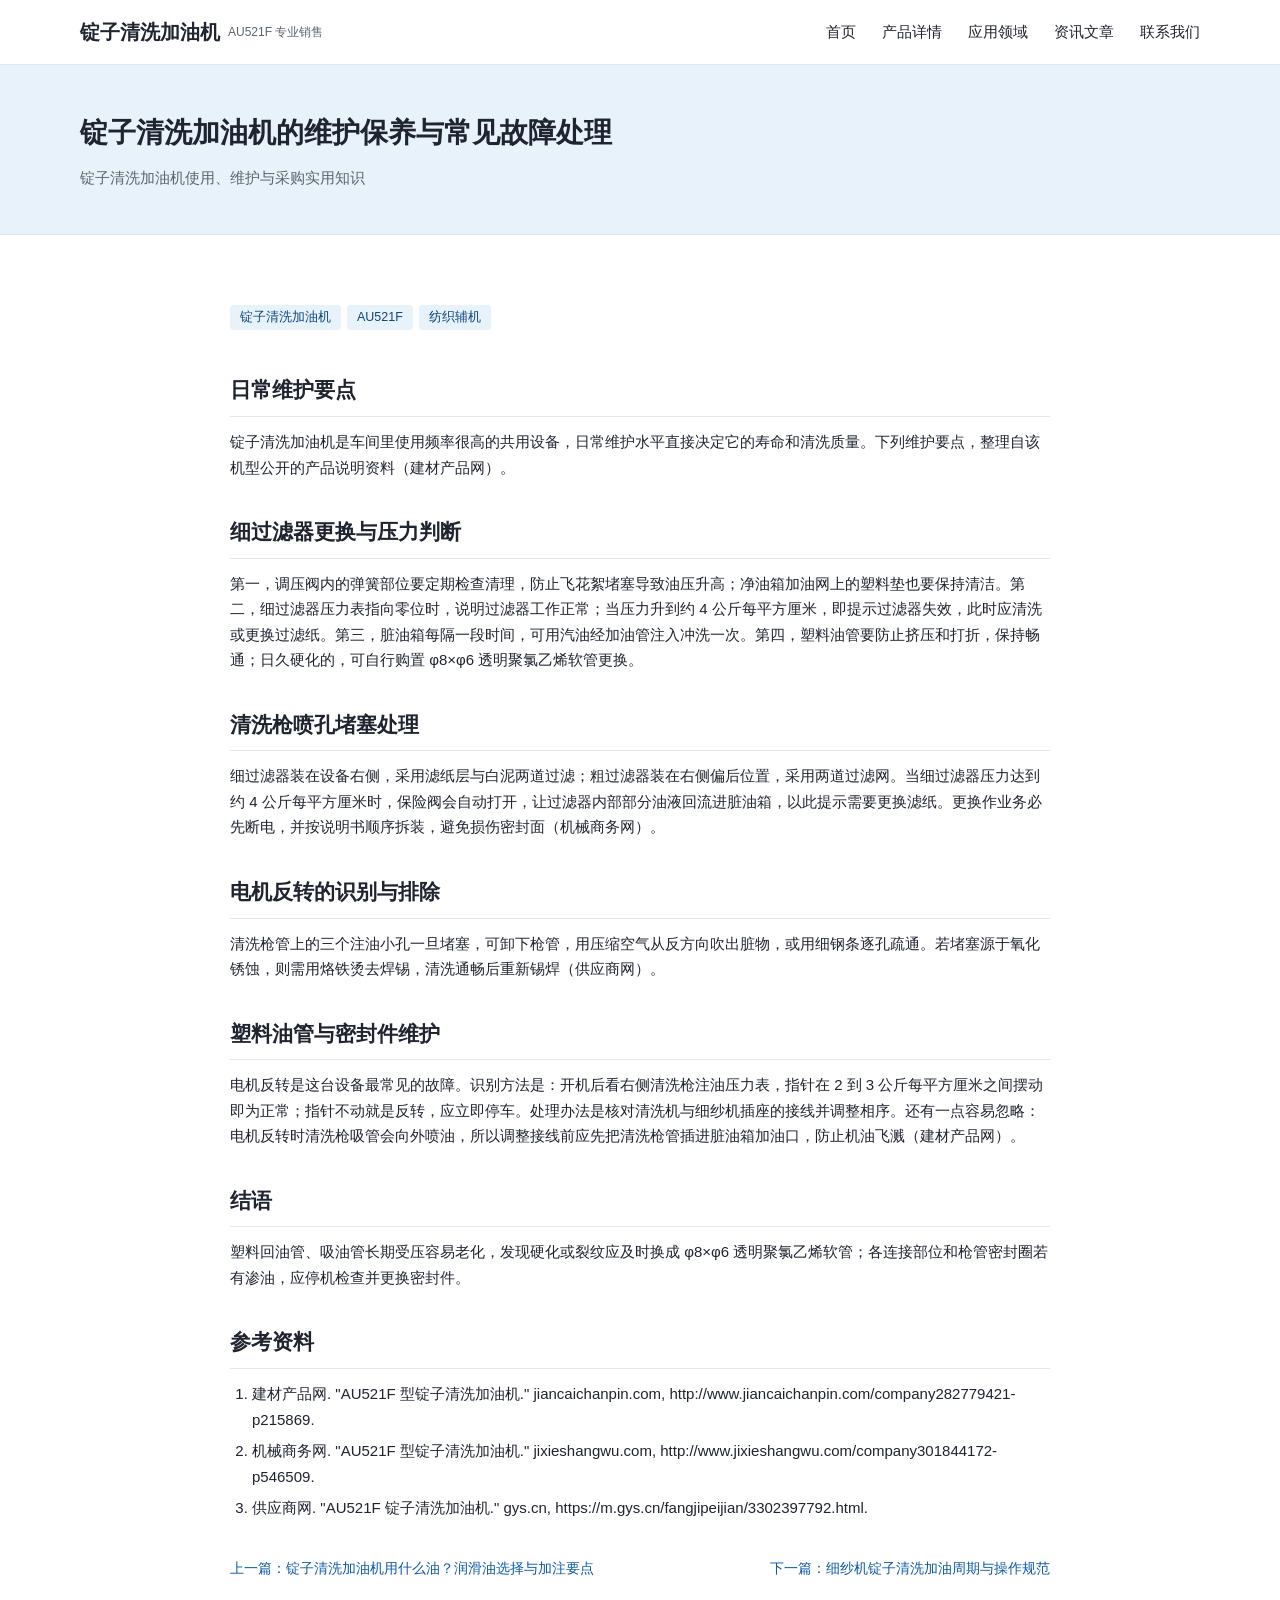
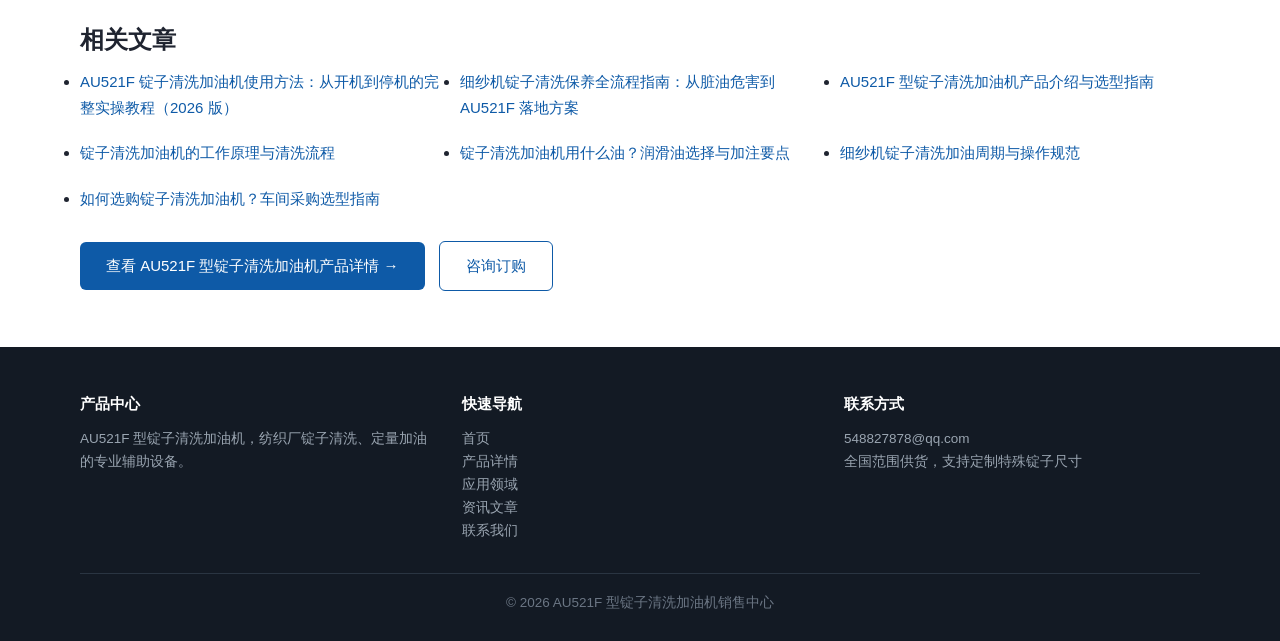
<file: articles/jingzi-qinxi-weihu-baoyang.html>
<!DOCTYPE html>
<html lang="zh-CN">
<head>
<meta charset="UTF-8">
<meta name="viewport" content="width=device-width, initial-scale=1.0">
<title>锭子清洗加油机的维护保养与常见故障处理 - 锭子清洗加油机资讯</title>
<meta name="description" content="锭子清洗加油机的过滤器更换、喷孔疏通、电机反转排查等日常维护保养方法与常见故障处理指南。">
<meta name="keywords" content="锭子清洗加油机,AU521F,锭子加油机,细纱机锭子保养,纺织辅机">
<link rel="canonical" href="https://mfujun2025.github.io/dingzi/articles/jingzi-qinxi-weihu-baoyang.html">
<script type="application/ld+json">
{"@context": "https://schema.org", "@type": "Article", "headline": "锭子清洗加油机的维护保养与常见故障处理", "description": "锭子清洗加油机的过滤器更换、喷孔疏通、电机反转排查等日常维护保养方法与常见故障处理指南。", "datePublished": "2026-10-26", "dateModified": "2026-10-26", "author": {"@type": "Organization", "name": "AU521F 型锭子清洗加油机销售中心"}, "mainEntityOfPage": "https://mfujun2025.github.io/dingzi/articles/jingzi-qinxi-weihu-baoyang.html"}
</script>
<link rel="stylesheet" href="../css/style.css">
</head>
<body>

<header class="site-header">
  <div class="container">
    <a class="logo" href="../index.html">锭子清洗加油机 <small>AU521F 专业销售</small></a>
    <nav class="nav">
      <a href="../index.html">首页</a>
      <a href="../product.html">产品详情</a>
      <a href="../application.html">应用领域</a>
      <a href="../articles/index.html">资讯文章</a>
      <a href="../contact.html">联系我们</a>
    </nav>
  </div>
</header>

<div class="page-head">
  <div class="container">
    <h1>锭子清洗加油机的维护保养与常见故障处理</h1>
    <p>锭子清洗加油机使用、维护与采购实用知识</p>
  </div>
</div>

<section class="section">
  <div class="container">
    <div class="article-body">
      <p style="margin-bottom:8px"><span class="tag">锭子清洗加油机</span><span class="tag">AU521F</span><span class="tag">纺织辅机</span></p>
      <h2>日常维护要点</h2>
<p>锭子清洗加油机是车间里使用频率很高的共用设备，日常维护水平直接决定它的寿命和清洗质量。下列维护要点，整理自该机型公开的产品说明资料（建材产品网）。</p>
<h2>细过滤器更换与压力判断</h2>
<p>第一，调压阀内的弹簧部位要定期检查清理，防止飞花絮堵塞导致油压升高；净油箱加油网上的塑料垫也要保持清洁。第二，细过滤器压力表指向零位时，说明过滤器工作正常；当压力升到约 4 公斤每平方厘米，即提示过滤器失效，此时应清洗或更换过滤纸。第三，脏油箱每隔一段时间，可用汽油经加油管注入冲洗一次。第四，塑料油管要防止挤压和打折，保持畅通；日久硬化的，可自行购置 φ8×φ6 透明聚氯乙烯软管更换。</p>
<h2>清洗枪喷孔堵塞处理</h2>
<p>细过滤器装在设备右侧，采用滤纸层与白泥两道过滤；粗过滤器装在右侧偏后位置，采用两道过滤网。当细过滤器压力达到约 4 公斤每平方厘米时，保险阀会自动打开，让过滤器内部部分油液回流进脏油箱，以此提示需要更换滤纸。更换作业务必先断电，并按说明书顺序拆装，避免损伤密封面（机械商务网）。</p>
<h2>电机反转的识别与排除</h2>
<p>清洗枪管上的三个注油小孔一旦堵塞，可卸下枪管，用压缩空气从反方向吹出脏物，或用细钢条逐孔疏通。若堵塞源于氧化锈蚀，则需用烙铁烫去焊锡，清洗通畅后重新锡焊（供应商网）。</p>
<h2>塑料油管与密封件维护</h2>
<p>电机反转是这台设备最常见的故障。识别方法是：开机后看右侧清洗枪注油压力表，指针在 2 到 3 公斤每平方厘米之间摆动即为正常；指针不动就是反转，应立即停车。处理办法是核对清洗机与细纱机插座的接线并调整相序。还有一点容易忽略：电机反转时清洗枪吸管会向外喷油，所以调整接线前应先把清洗枪管插进脏油箱加油口，防止机油飞溅（建材产品网）。</p>
<h2>结语</h2>
<p>塑料回油管、吸油管长期受压容易老化，发现硬化或裂纹应及时换成 φ8×φ6 透明聚氯乙烯软管；各连接部位和枪管密封圈若有渗油，应停机检查并更换密封件。</p>
      <h2>参考资料</h2>
      <ol>
<li>建材产品网. "AU521F 型锭子清洗加油机." jiancaichanpin.com, http://www.jiancaichanpin.com/company282779421-p215869.</li>
<li>机械商务网. "AU521F 型锭子清洗加油机." jixieshangwu.com, http://www.jixieshangwu.com/company301844172-p546509.</li>
<li>供应商网. "AU521F 锭子清洗加油机." gys.cn, https://m.gys.cn/fangjipeijian/3302397792.html.</li>
      </ol>
    </div>
    <nav class="article-nav">
      <a href="jingzi-jiayou-cailiao-xuanze.html">上一篇：锭子清洗加油机用什么油？润滑油选择与加注要点</a>
      <a href="jinshaji-jingzi-qinxi-jiayou-yuanze.html">下一篇：细纱机锭子清洗加油周期与操作规范</a>
    </nav>
    <h2 style="margin-top:40px">相关文章</h2>
    <ul class="article-grid" style="display:grid;grid-template-columns:repeat(auto-fill,minmax(300px,1fr));gap:20px">
<li><a href="au521f-dingzi-qingxi-jiayouji-shiyong-fangfa.html">AU521F 锭子清洗加油机使用方法：从开机到停机的完整实操教程（2026 版）</a></li>
<li><a href="jinshaji-jingzi-qinxi-baoyang-quanliucheng.html">细纱机锭子清洗保养全流程指南：从脏油危害到 AU521F 落地方案</a></li>
<li><a href="au521f-jingzi-qinxi-jiayouji.html">AU521F 型锭子清洗加油机产品介绍与选型指南</a></li>
<li><a href="jingzi-qinxi-jiayou-yuanli.html">锭子清洗加油机的工作原理与清洗流程</a></li>
<li><a href="jingzi-jiayou-cailiao-xuanze.html">锭子清洗加油机用什么油？润滑油选择与加注要点</a></li>
<li><a href="jinshaji-jingzi-qinxi-jiayou-yuanze.html">细纱机锭子清洗加油周期与操作规范</a></li>
<li><a href="jingzi-jiayouji-gouji-zhinan.html">如何选购锭子清洗加油机？车间采购选型指南</a></li>
    </ul>
    <p style="margin-top:30px"><a class="btn" href="../product.html">查看 AU521F 型锭子清洗加油机产品详情 →</a> <a class="btn ghost" href="../contact.html" style="margin-left:10px">咨询订购</a></p>
  </div>
</section>

<footer class="site-footer">
  <div class="container">
    <div class="ft-cols">
      <div><h4>产品中心</h4><p>AU521F 型锭子清洗加油机，纺织厂锭子清洗、定量加油的专业辅助设备。</p></div>
      <div><h4>快速导航</h4><p><a href="../index.html">首页</a><br><a href="../product.html">产品详情</a><br><a href="../application.html">应用领域</a><br><a href="../articles/index.html">资讯文章</a><br><a href="../contact.html">联系我们</a></p></div>
      <div><h4>联系方式</h4><p><a href="mailto:548827878@qq.com">548827878@qq.com</a><br>全国范围供货，支持定制特殊锭子尺寸</p></div>
    </div>
    <p class="copy">© 2026 AU521F 型锭子清洗加油机销售中心</p>
  </div>
</footer>

</body>
</html>
</file>
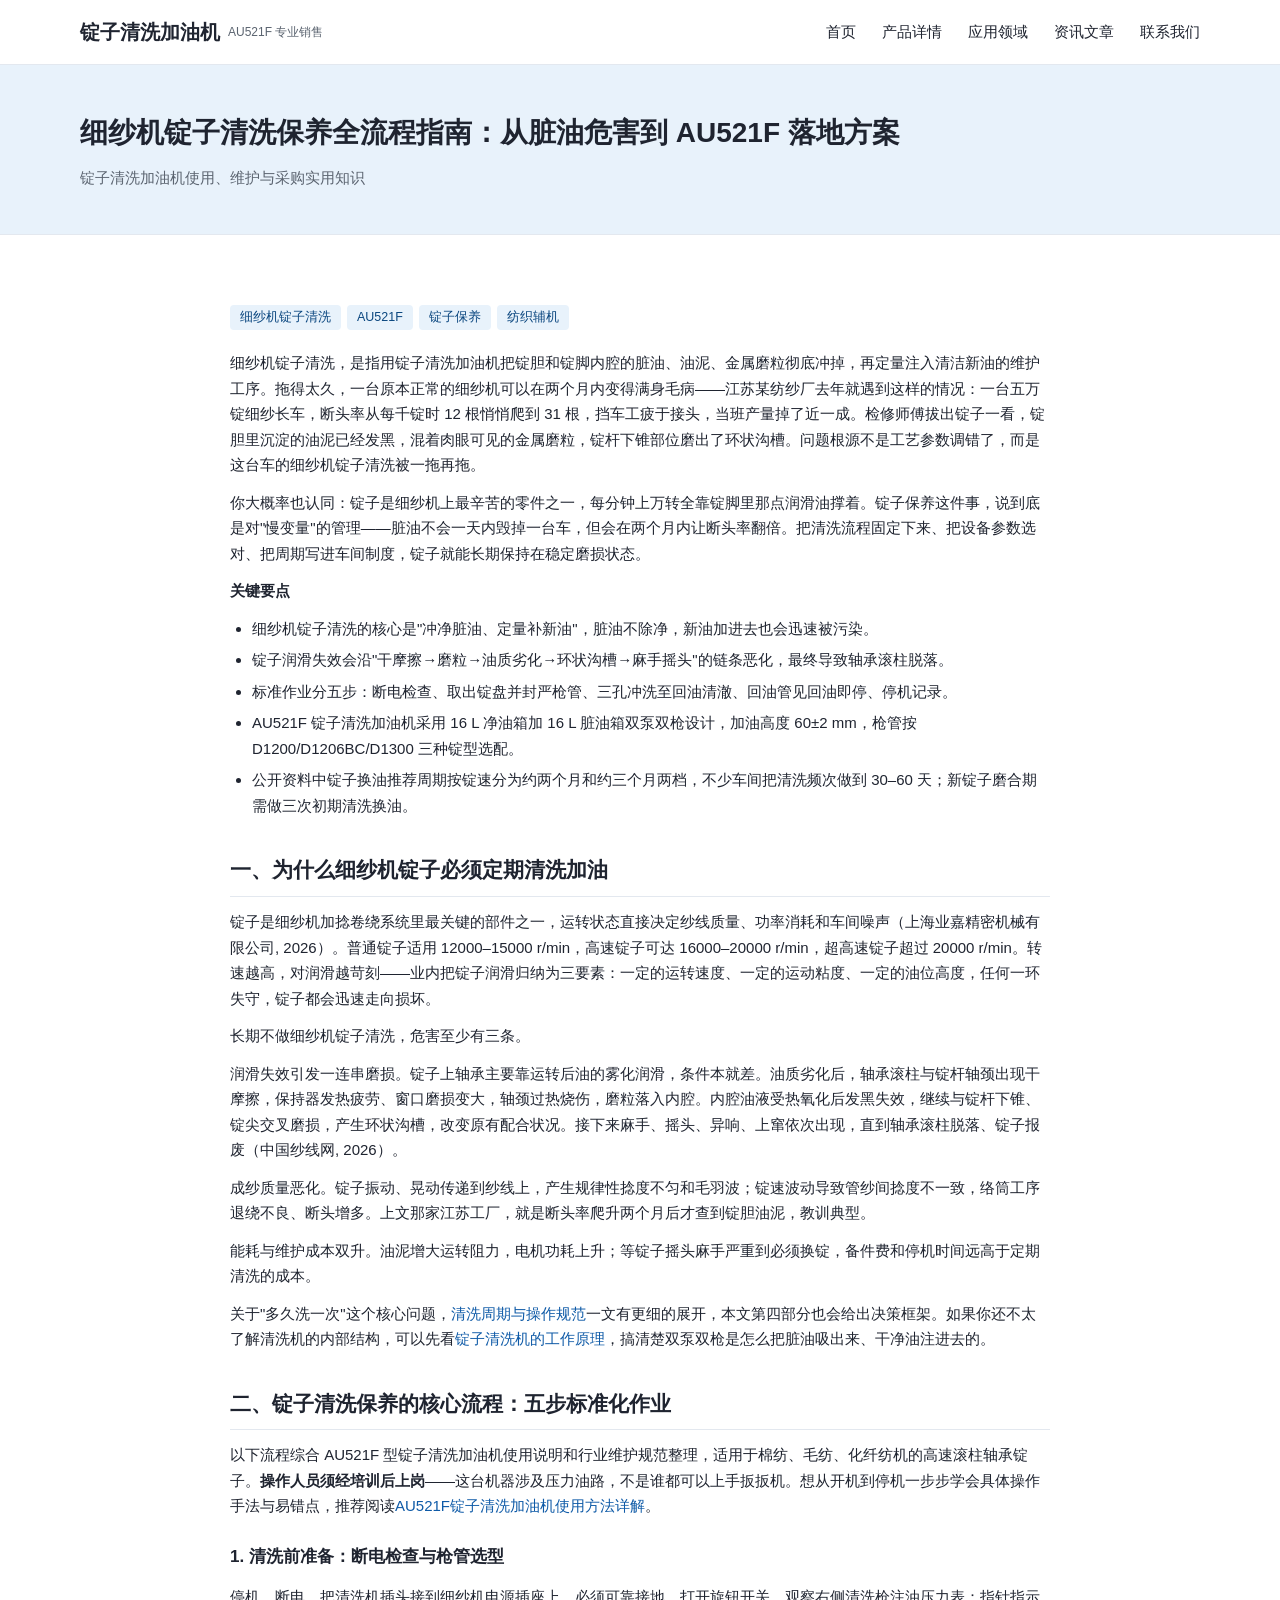
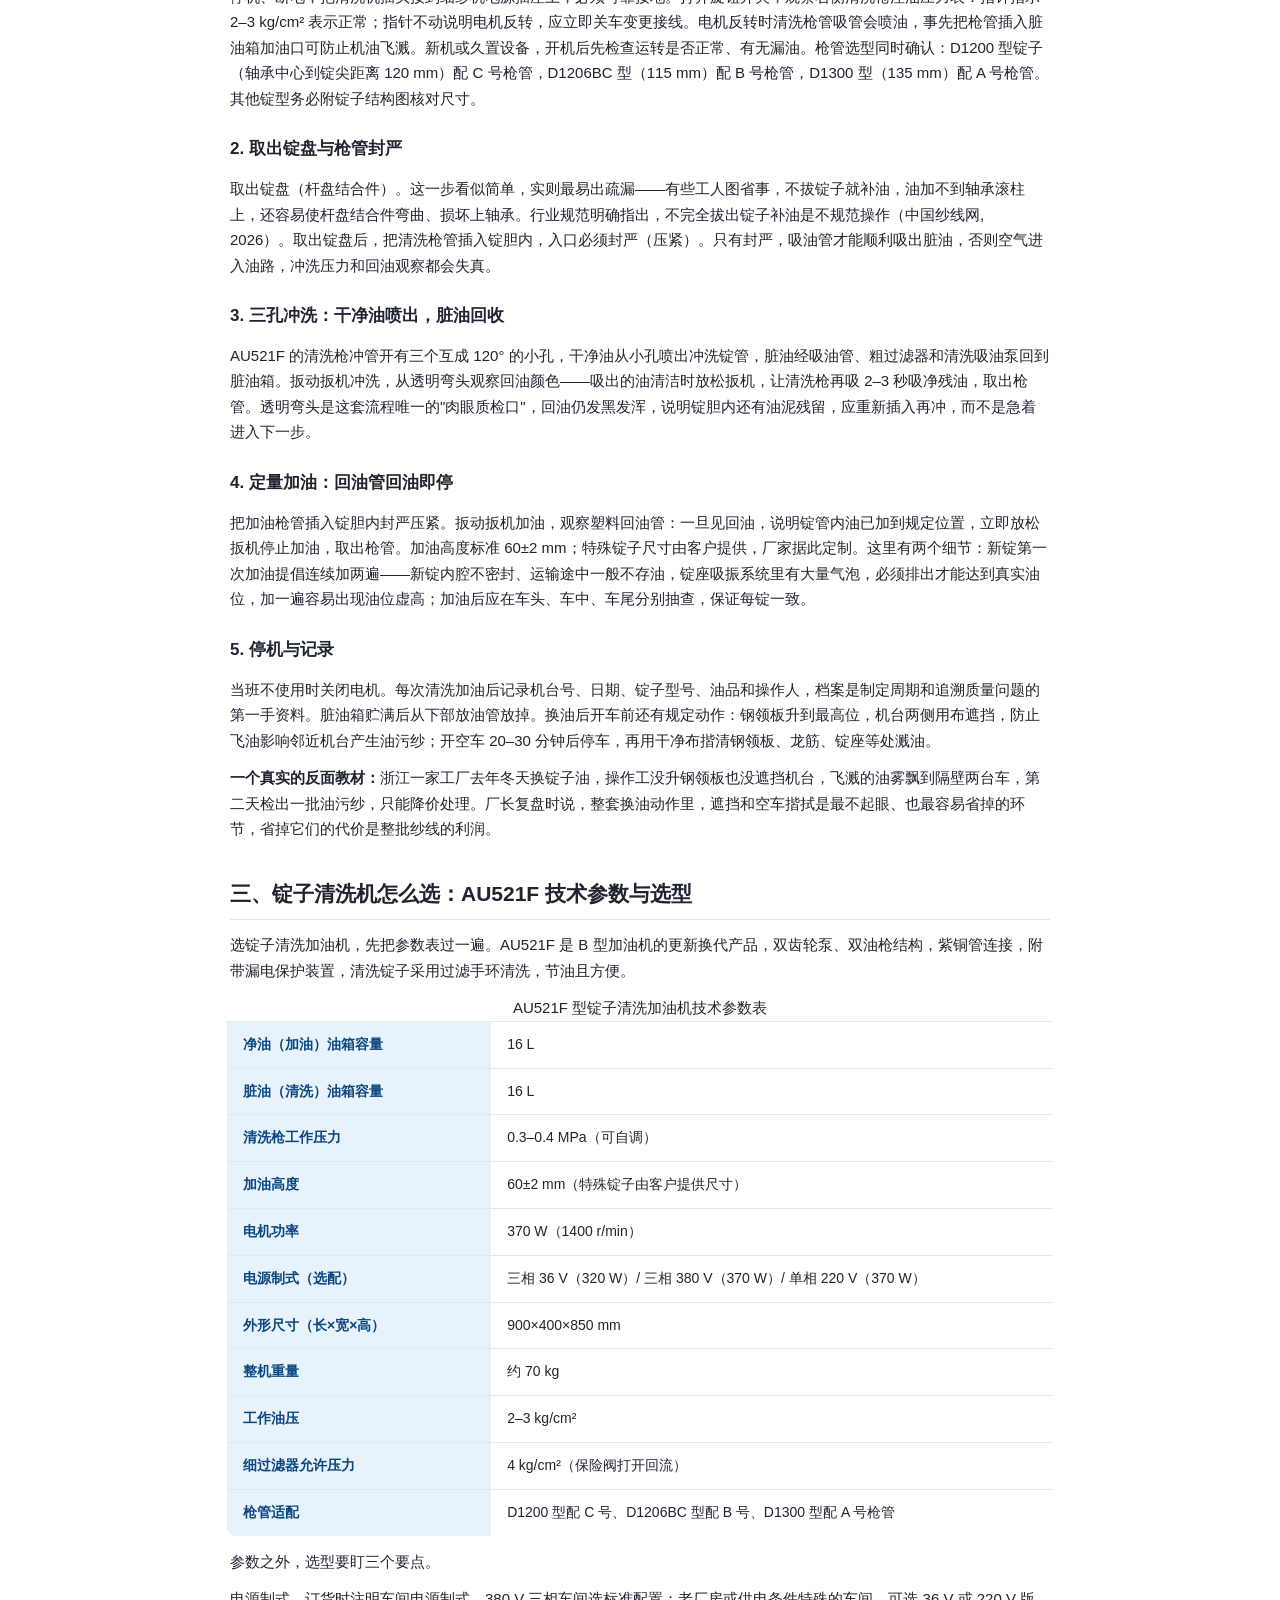
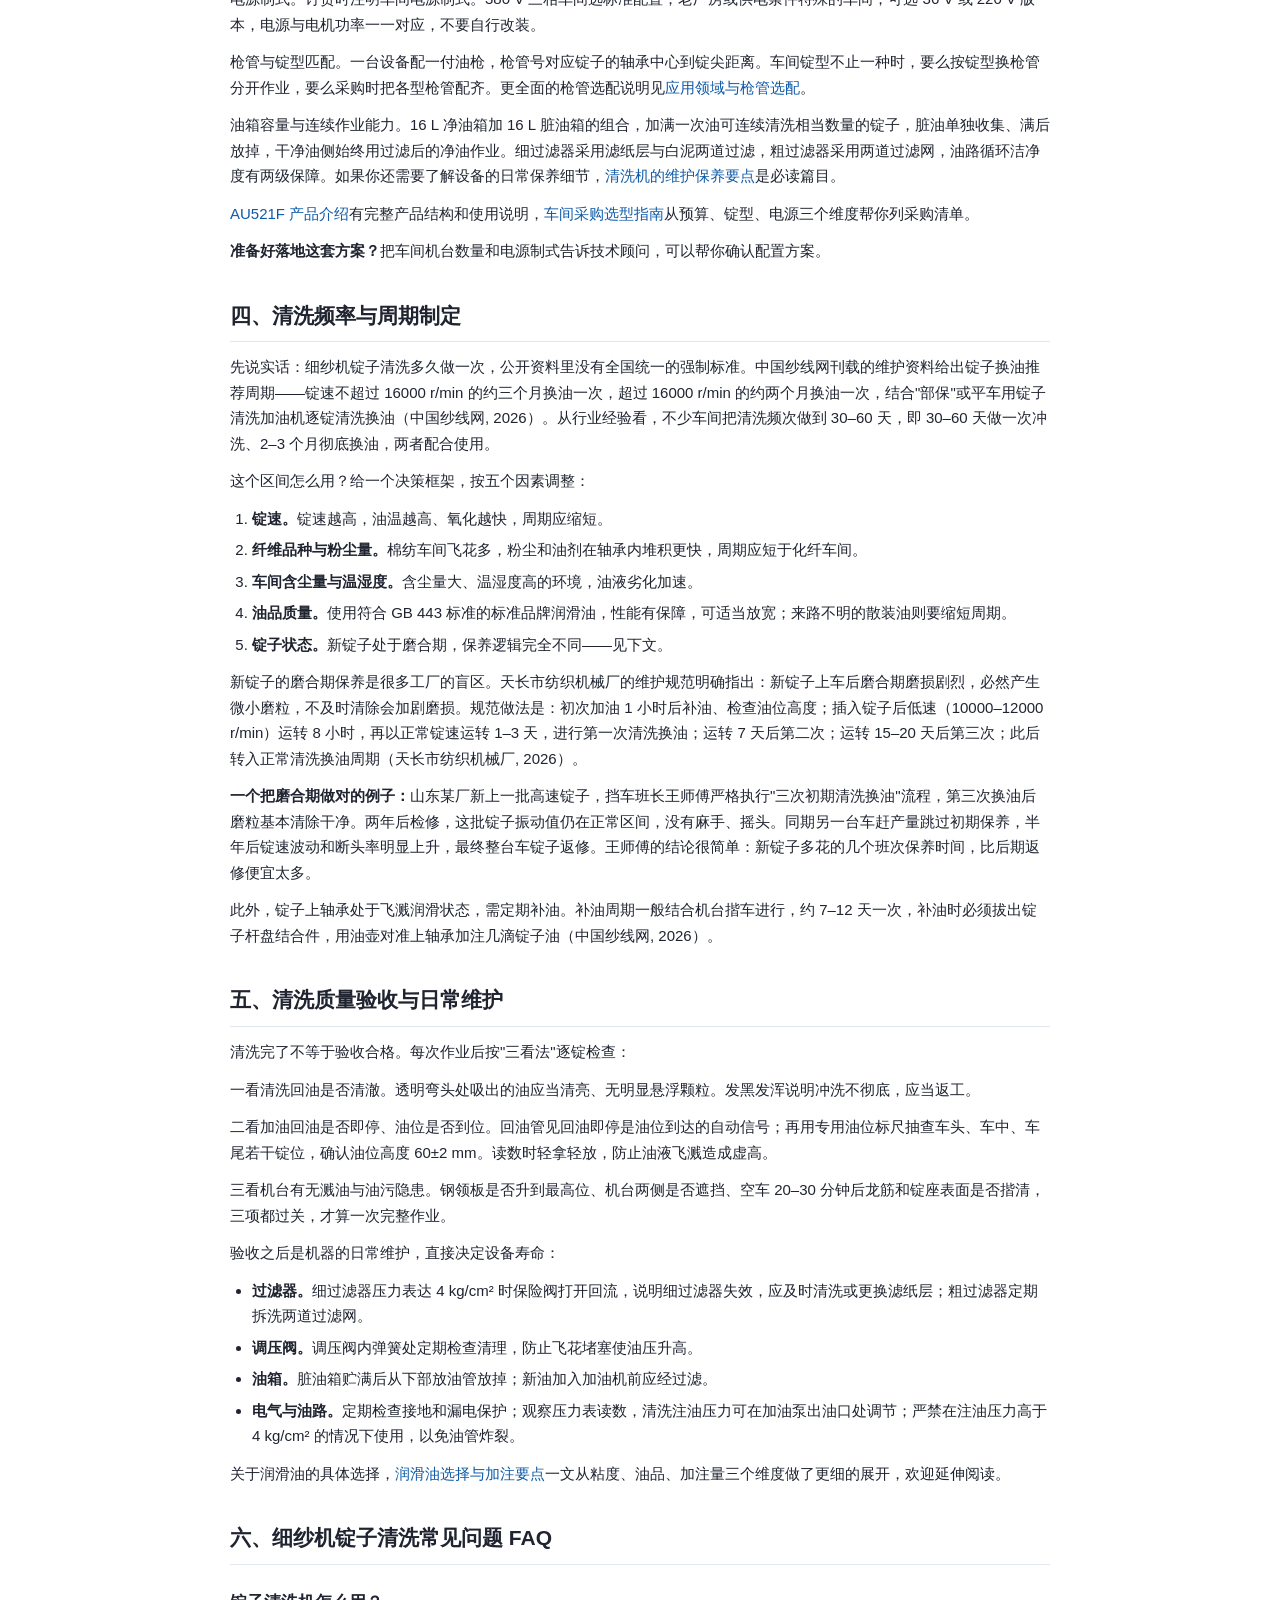
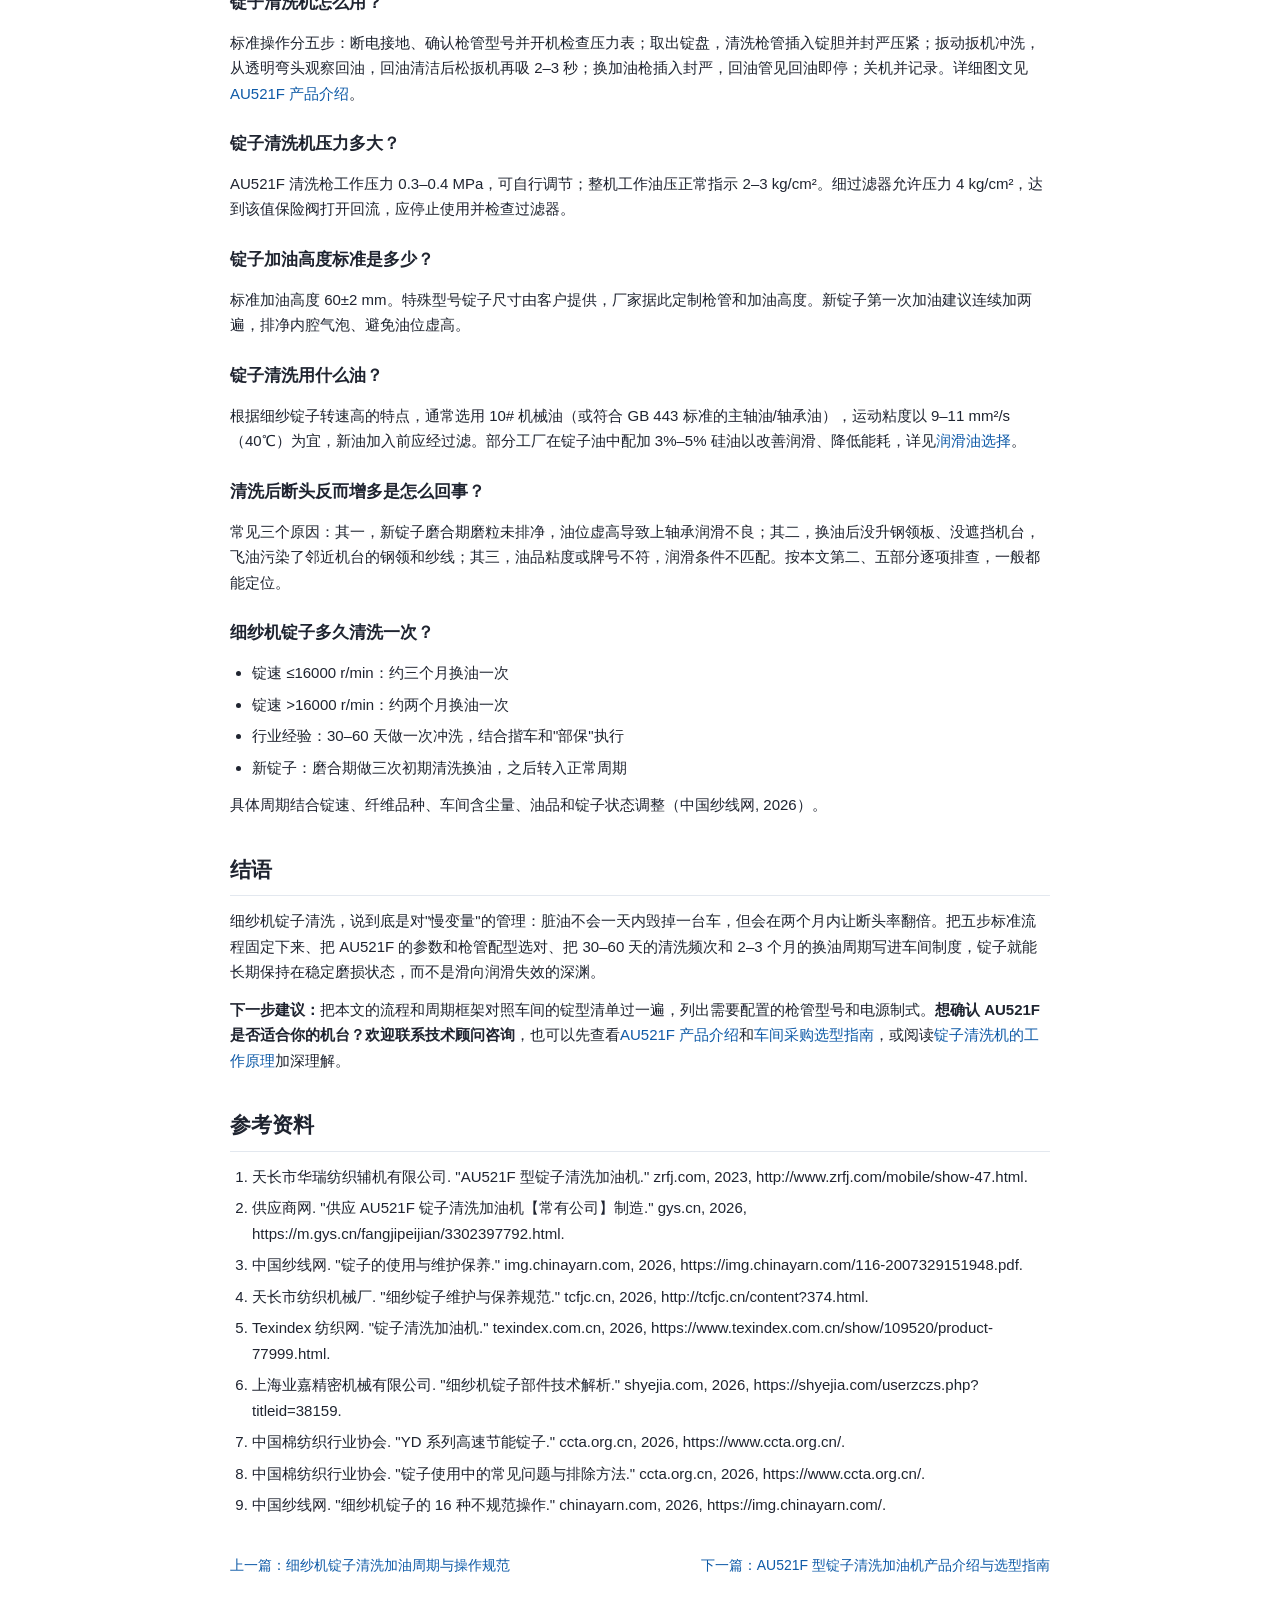
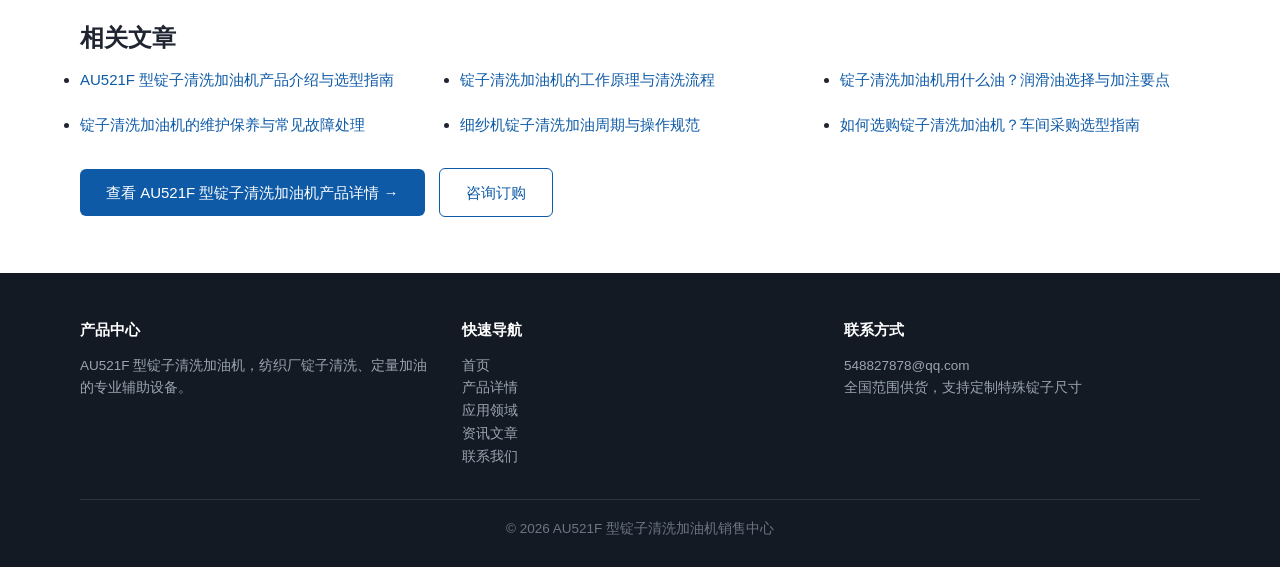
<file: articles/jinshaji-jingzi-qinxi-baoyang-quanliucheng.html>
<!DOCTYPE html>
<html lang="zh-CN">
<head>
<meta charset="UTF-8">
<meta name="viewport" content="width=device-width, initial-scale=1.0">
<title>细纱机锭子清洗保养全流程指南：从脏油危害到 AU521F 落地方案 - 锭子清洗加油机资讯</title>
<meta name="description" content="细纱机锭子清洗怎么做？本文详解锭子清洗五步标准流程、AU521F 技术参数与枪管选配、30-60 天清洗周期决策框架、清洗质量验收与日常维护要点，附六个常见问题解答，帮助车间制定可落地的锭子保养方案。">
<meta name="keywords" content="细纱机锭子清洗,锭子清洗加油机,AU521F,锭子保养,细纱机锭子维护,锭子清洗流程,锭子清洗周期">
<link rel="canonical" href="https://mfujun2025.github.io/dingzi/articles/jinshaji-jingzi-qinxi-baoyang-quanliucheng.html">
<script type="application/ld+json">
{
  "@context": "https://schema.org",
  "@type": "Article",
  "headline": "细纱机锭子清洗保养全流程指南：从脏油危害到 AU521F 落地方案",
  "description": "细纱机锭子清洗五步标准流程、AU521F 技术参数与枪管选配、30-60 天清洗周期决策框架及验收维护要点，附常见问题解答。",
  "datePublished": "2026-10-26",
  "dateModified": "2026-10-26",
  "author": {"@type": "Organization", "name": "AU521F 型锭子清洗加油机销售中心"},
  "mainEntityOfPage": "https://mfujun2025.github.io/dingzi/articles/jinshaji-jingzi-qinxi-baoyang-quanliucheng.html",
  "keywords": "细纱机锭子清洗,锭子清洗加油机,AU521F,锭子保养,细纱机锭子维护,锭子清洗流程"
}
</script>
<script type="application/ld+json">
{
  "@context": "https://schema.org",
  "@type": "FAQPage",
  "mainEntity": [
    {
      "@type": "Question",
      "name": "锭子清洗机怎么用？",
      "acceptedAnswer": {
        "@type": "Answer",
        "text": "标准操作分五步：断电接地、确认枪管型号并开机检查压力表；取出锭盘，清洗枪管插入锭胆并封严压紧；扳动扳机冲洗，从透明弯头观察回油，回油清洁后松扳机再吸 2-3 秒；换加油枪插入封严，回油管见回油即停；关机并记录。"
      }
    },
    {
      "@type": "Question",
      "name": "锭子清洗机压力多大？",
      "acceptedAnswer": {
        "@type": "Answer",
        "text": "AU521F 清洗枪工作压力 0.3-0.4 MPa，可自行调节；整机工作油压正常指示 2-3 kg/cm²。细过滤器允许压力 4 kg/cm²，达到该值保险阀打开回流，应停止使用并检查过滤器。"
      }
    },
    {
      "@type": "Question",
      "name": "锭子加油高度标准是多少？",
      "acceptedAnswer": {
        "@type": "Answer",
        "text": "标准加油高度 60±2 mm。特殊型号锭子尺寸由客户提供，厂家据此定制枪管和加油高度。新锭子第一次加油建议连续加两遍，排净内腔气泡、避免油位虚高。"
      }
    },
    {
      "@type": "Question",
      "name": "锭子清洗用什么油？",
      "acceptedAnswer": {
        "@type": "Answer",
        "text": "通常选用 10# 机械油（或符合 GB 443 标准的主轴油/轴承油），运动粘度以 9-11 mm²/s（40℃）为宜，新油加入前应经过滤。部分工厂在锭子油中配加 3%-5% 硅油以改善润滑、降低能耗。"
      }
    },
    {
      "@type": "Question",
      "name": "清洗后断头反而增多是怎么回事？",
      "acceptedAnswer": {
        "@type": "Answer",
        "text": "常见三个原因：其一，新锭子磨合期磨粒未排净，油位虚高导致上轴承润滑不良；其二，换油后没升钢领板、没遮挡机台，飞油污染了邻近机台的钢领和纱线；其三，油品粘度或牌号不符，润滑条件不匹配。按本文第二、五部分逐项排查，一般都能定位。"
      }
    },
    {
      "@type": "Question",
      "name": "细纱机锭子多久清洗一次？",
      "acceptedAnswer": {
        "@type": "Answer",
        "text": "没有全国统一标准。锭速 ≤16000 r/min 的约三个月换油一次，>16000 r/min 的约两个月换油一次；不少车间把清洗频次做到 30-60 天，结合揩车和部保执行。新锭子按磨合期规范做三次初期清洗换油，之后转入正常周期。"
      }
    }
  ]
}
</script>
<script type="application/ld+json">
{
  "@context": "https://schema.org",
  "@type": "HowTo",
  "name": "细纱机锭子清洗五步标准化作业",
  "description": "使用 AU521F 型锭子清洗加油机对细纱机锭子进行清洗加油的标准操作流程。",
  "step": [
    {
      "@type": "HowToStep",
      "position": 1,
      "name": "清洗前准备：断电检查与枪管选型",
      "text": "停机断电，清洗机插头接到细纱机电源插座并可靠接地。打开旋钮开关，观察右侧清洗枪注油压力表：指针指示 2-3 kg/cm² 为正常；指针不动说明电机反转，应立即关车变更接线。确认枪管型号：D1200 配 C 号、D1206BC 配 B 号、D1300 配 A 号。"
    },
    {
      "@type": "HowToStep",
      "position": 2,
      "name": "取出锭盘与枪管封严",
      "text": "取出锭盘（杆盘结合件）。把清洗枪管插入锭胆内，入口必须封严压紧，否则空气进入油路，冲洗压力和回油观察都会失真。"
    },
    {
      "@type": "HowToStep",
      "position": 3,
      "name": "三孔冲洗：干净油喷出，脏油回收",
      "text": "扳动扳机冲洗，从透明弯头观察回油颜色。吸出的油清洁时放松扳机，让清洗枪再吸 2-3 秒吸净残油。回油仍发黑发浑，应重新插入再冲。"
    },
    {
      "@type": "HowToStep",
      "position": 4,
      "name": "定量加油：回油管回油即停",
      "text": "把加油枪管插入锭胆内封严压紧。扳动扳机加油，观察塑料回油管：一旦见回油，立即放松扳机停止加油，取出枪管。加油高度标准 60±2 mm。"
    },
    {
      "@type": "HowToStep",
      "position": 5,
      "name": "停机与记录",
      "text": "当班不使用时关闭电机。每次清洗加油后记录机台号、日期、锭子型号、油品和操作人。脏油箱贮满后从下部放油管放掉。"
    }
  ]
}
</script>
<link rel="stylesheet" href="../css/style.css">
</head>
<body>

<header class="site-header">
  <div class="container">
    <a class="logo" href="../index.html">锭子清洗加油机 <small>AU521F 专业销售</small></a>
    <nav class="nav">
      <a href="../index.html">首页</a>
      <a href="../product.html">产品详情</a>
      <a href="../application.html">应用领域</a>
      <a href="index.html">资讯文章</a>
      <a href="../contact.html">联系我们</a>
    </nav>
  </div>
</header>

<div class="page-head">
  <div class="container">
    <h1>细纱机锭子清洗保养全流程指南：从脏油危害到 AU521F 落地方案</h1>
    <p>锭子清洗加油机使用、维护与采购实用知识</p>
  </div>
</div>

<section class="section">
  <div class="container">
    <div class="article-body">
      <p style="margin-bottom:8px"><span class="tag">细纱机锭子清洗</span><span class="tag">AU521F</span><span class="tag">锭子保养</span><span class="tag">纺织辅机</span></p>

      <p>细纱机锭子清洗，是指用锭子清洗加油机把锭胆和锭脚内腔的脏油、油泥、金属磨粒彻底冲掉，再定量注入清洁新油的维护工序。拖得太久，一台原本正常的细纱机可以在两个月内变得满身毛病——江苏某纺纱厂去年就遇到这样的情况：一台五万锭细纱长车，断头率从每千锭时 12 根悄悄爬到 31 根，挡车工疲于接头，当班产量掉了近一成。检修师傅拔出锭子一看，锭胆里沉淀的油泥已经发黑，混着肉眼可见的金属磨粒，锭杆下锥部位磨出了环状沟槽。问题根源不是工艺参数调错了，而是这台车的细纱机锭子清洗被一拖再拖。</p>

      <p>你大概率也认同：锭子是细纱机上最辛苦的零件之一，每分钟上万转全靠锭脚里那点润滑油撑着。锭子保养这件事，说到底是对"慢变量"的管理——脏油不会一天内毁掉一台车，但会在两个月内让断头率翻倍。把清洗流程固定下来、把设备参数选对、把周期写进车间制度，锭子就能长期保持在稳定磨损状态。</p>

      <blockquote>
        <p><strong>关键要点</strong></p>
        <ul>
          <li>细纱机锭子清洗的核心是"冲净脏油、定量补新油"，脏油不除净，新油加进去也会迅速被污染。</li>
          <li>锭子润滑失效会沿"干摩擦→磨粒→油质劣化→环状沟槽→麻手摇头"的链条恶化，最终导致轴承滚柱脱落。</li>
          <li>标准作业分五步：断电检查、取出锭盘并封严枪管、三孔冲洗至回油清澈、回油管见回油即停、停机记录。</li>
          <li>AU521F 锭子清洗加油机采用 16 L 净油箱加 16 L 脏油箱双泵双枪设计，加油高度 60±2 mm，枪管按 D1200/D1206BC/D1300 三种锭型选配。</li>
          <li>公开资料中锭子换油推荐周期按锭速分为约两个月和约三个月两档，不少车间把清洗频次做到 30–60 天；新锭子磨合期需做三次初期清洗换油。</li>
        </ul>
      </blockquote>

      <h2>一、为什么细纱机锭子必须定期清洗加油</h2>

      <p>锭子是细纱机加捻卷绕系统里最关键的部件之一，运转状态直接决定纱线质量、功率消耗和车间噪声（上海业嘉精密机械有限公司, 2026）。普通锭子适用 12000–15000 r/min，高速锭子可达 16000–20000 r/min，超高速锭子超过 20000 r/min。转速越高，对润滑越苛刻——业内把锭子润滑归纳为三要素：一定的运转速度、一定的运动粘度、一定的油位高度，任何一环失守，锭子都会迅速走向损坏。</p>

      <p>长期不做细纱机锭子清洗，危害至少有三条。</p>

      <p>润滑失效引发一连串磨损。锭子上轴承主要靠运转后油的雾化润滑，条件本就差。油质劣化后，轴承滚柱与锭杆轴颈出现干摩擦，保持器发热疲劳、窗口磨损变大，轴颈过热烧伤，磨粒落入内腔。内腔油液受热氧化后发黑失效，继续与锭杆下锥、锭尖交叉磨损，产生环状沟槽，改变原有配合状况。接下来麻手、摇头、异响、上窜依次出现，直到轴承滚柱脱落、锭子报废（中国纱线网, 2026）。</p>

      <p>成纱质量恶化。锭子振动、晃动传递到纱线上，产生规律性捻度不匀和毛羽波；锭速波动导致管纱间捻度不一致，络筒工序退绕不良、断头增多。上文那家江苏工厂，就是断头率爬升两个月后才查到锭胆油泥，教训典型。</p>

      <p>能耗与维护成本双升。油泥增大运转阻力，电机功耗上升；等锭子摇头麻手严重到必须换锭，备件费和停机时间远高于定期清洗的成本。</p>

      <p>关于"多久洗一次"这个核心问题，<a href="jinshaji-jingzi-qinxi-jiayou-yuanze.html">清洗周期与操作规范</a>一文有更细的展开，本文第四部分也会给出决策框架。如果你还不太了解清洗机的内部结构，可以先看<a href="jingzi-qinxi-jiayou-yuanli.html">锭子清洗机的工作原理</a>，搞清楚双泵双枪是怎么把脏油吸出来、干净油注进去的。</p>

      <h2>二、锭子清洗保养的核心流程：五步标准化作业</h2>

      <p>以下流程综合 AU521F 型锭子清洗加油机使用说明和行业维护规范整理，适用于棉纺、毛纺、化纤纺机的高速滚柱轴承锭子。<strong>操作人员须经培训后上岗</strong>——这台机器涉及压力油路，不是谁都可以上手扳扳机。想从开机到停机一步步学会具体操作手法与易错点，推荐阅读<a href="au521f-dingzi-qingxi-jiayouji-shiyong-fangfa.html">AU521F锭子清洗加油机使用方法详解</a>。</p>

      <h3>1. 清洗前准备：断电检查与枪管选型</h3>

      <p>停机、断电，把清洗机插头接到细纱机电源插座上，必须可靠接地。打开旋钮开关，观察右侧清洗枪注油压力表：指针指示 2–3 kg/cm² 表示正常；指针不动说明电机反转，应立即关车变更接线。电机反转时清洗枪管吸管会喷油，事先把枪管插入脏油箱加油口可防止机油飞溅。新机或久置设备，开机后先检查运转是否正常、有无漏油。枪管选型同时确认：D1200 型锭子（轴承中心到锭尖距离 120 mm）配 C 号枪管，D1206BC 型（115 mm）配 B 号枪管，D1300 型（135 mm）配 A 号枪管。其他锭型务必附锭子结构图核对尺寸。</p>

      <h3>2. 取出锭盘与枪管封严</h3>

      <p>取出锭盘（杆盘结合件）。这一步看似简单，实则最易出疏漏——有些工人图省事，不拔锭子就补油，油加不到轴承滚柱上，还容易使杆盘结合件弯曲、损坏上轴承。行业规范明确指出，不完全拔出锭子补油是不规范操作（中国纱线网, 2026）。取出锭盘后，把清洗枪管插入锭胆内，入口必须封严（压紧）。只有封严，吸油管才能顺利吸出脏油，否则空气进入油路，冲洗压力和回油观察都会失真。</p>

      <h3>3. 三孔冲洗：干净油喷出，脏油回收</h3>

      <p>AU521F 的清洗枪冲管开有三个互成 120° 的小孔，干净油从小孔喷出冲洗锭管，脏油经吸油管、粗过滤器和清洗吸油泵回到脏油箱。扳动扳机冲洗，从透明弯头观察回油颜色——吸出的油清洁时放松扳机，让清洗枪再吸 2–3 秒吸净残油，取出枪管。透明弯头是这套流程唯一的"肉眼质检口"，回油仍发黑发浑，说明锭胆内还有油泥残留，应重新插入再冲，而不是急着进入下一步。</p>

      <h3>4. 定量加油：回油管回油即停</h3>

      <p>把加油枪管插入锭胆内封严压紧。扳动扳机加油，观察塑料回油管：一旦见回油，说明锭管内油已加到规定位置，立即放松扳机停止加油，取出枪管。加油高度标准 60±2 mm；特殊锭子尺寸由客户提供，厂家据此定制。这里有两个细节：新锭第一次加油提倡连续加两遍——新锭内腔不密封、运输途中一般不存油，锭座吸振系统里有大量气泡，必须排出才能达到真实油位，加一遍容易出现油位虚高；加油后应在车头、车中、车尾分别抽查，保证每锭一致。</p>

      <h3>5. 停机与记录</h3>

      <p>当班不使用时关闭电机。每次清洗加油后记录机台号、日期、锭子型号、油品和操作人，档案是制定周期和追溯质量问题的第一手资料。脏油箱贮满后从下部放油管放掉。换油后开车前还有规定动作：钢领板升到最高位，机台两侧用布遮挡，防止飞油影响邻近机台产生油污纱；开空车 20–30 分钟后停车，再用干净布揩清钢领板、龙筋、锭座等处溅油。</p>

      <p><strong>一个真实的反面教材：</strong>浙江一家工厂去年冬天换锭子油，操作工没升钢领板也没遮挡机台，飞溅的油雾飘到隔壁两台车，第二天检出一批油污纱，只能降价处理。厂长复盘时说，整套换油动作里，遮挡和空车揩拭是最不起眼、也最容易省掉的环节，省掉它们的代价是整批纱线的利润。</p>

      <h2>三、锭子清洗机怎么选：AU521F 技术参数与选型</h2>

      <p>选锭子清洗加油机，先把参数表过一遍。AU521F 是 B 型加油机的更新换代产品，双齿轮泵、双油枪结构，紫铜管连接，附带漏电保护装置，清洗锭子采用过滤手环清洗，节油且方便。</p>

      <div class="table-wrap">
      <table class="spec-table">
        <caption>AU521F 型锭子清洗加油机技术参数表</caption>
        <tr><th>净油（加油）油箱容量</th><td>16 L</td></tr>
        <tr><th>脏油（清洗）油箱容量</th><td>16 L</td></tr>
        <tr><th>清洗枪工作压力</th><td>0.3–0.4 MPa（可自调）</td></tr>
        <tr><th>加油高度</th><td>60±2 mm（特殊锭子由客户提供尺寸）</td></tr>
        <tr><th>电机功率</th><td>370 W（1400 r/min）</td></tr>
        <tr><th>电源制式（选配）</th><td>三相 36 V（320 W）/ 三相 380 V（370 W）/ 单相 220 V（370 W）</td></tr>
        <tr><th>外形尺寸（长×宽×高）</th><td>900×400×850 mm</td></tr>
        <tr><th>整机重量</th><td>约 70 kg</td></tr>
        <tr><th>工作油压</th><td>2–3 kg/cm²</td></tr>
        <tr><th>细过滤器允许压力</th><td>4 kg/cm²（保险阀打开回流）</td></tr>
        <tr><th>枪管适配</th><td>D1200 型配 C 号、D1206BC 型配 B 号、D1300 型配 A 号枪管</td></tr>
      </table>
      </div>

      <p>参数之外，选型要盯三个要点。</p>

      <p>电源制式。订货时注明车间电源制式。380 V 三相车间选标准配置；老厂房或供电条件特殊的车间，可选 36 V 或 220 V 版本，电源与电机功率一一对应，不要自行改装。</p>

      <p>枪管与锭型匹配。一台设备配一付油枪，枪管号对应锭子的轴承中心到锭尖距离。车间锭型不止一种时，要么按锭型换枪管分开作业，要么采购时把各型枪管配齐。更全面的枪管选配说明见<a href="../application.html">应用领域与枪管选配</a>。</p>

      <p>油箱容量与连续作业能力。16 L 净油箱加 16 L 脏油箱的组合，加满一次油可连续清洗相当数量的锭子，脏油单独收集、满后放掉，干净油侧始终用过滤后的净油作业。细过滤器采用滤纸层与白泥两道过滤，粗过滤器采用两道过滤网，油路循环洁净度有两级保障。如果你还需要了解设备的日常保养细节，<a href="jingzi-qinxi-weihu-baoyang.html">清洗机的维护保养要点</a>是必读篇目。</p>

      <p><a href="../product.html">AU521F 产品介绍</a>有完整产品结构和使用说明，<a href="jingzi-jiayouji-gouji-zhinan.html">车间采购选型指南</a>从预算、锭型、电源三个维度帮你列采购清单。</p>

      <p><strong>准备好落地这套方案？</strong>把车间机台数量和电源制式告诉技术顾问，可以帮你确认配置方案。</p>

      <h2>四、清洗频率与周期制定</h2>

      <p>先说实话：细纱机锭子清洗多久做一次，公开资料里没有全国统一的强制标准。中国纱线网刊载的维护资料给出锭子换油推荐周期——锭速不超过 16000 r/min 的约三个月换油一次，超过 16000 r/min 的约两个月换油一次，结合"部保"或平车用锭子清洗加油机逐锭清洗换油（中国纱线网, 2026）。从行业经验看，不少车间把清洗频次做到 30–60 天，即 30–60 天做一次冲洗、2–3 个月彻底换油，两者配合使用。</p>

      <p>这个区间怎么用？给一个决策框架，按五个因素调整：</p>

      <ol>
        <li><strong>锭速。</strong>锭速越高，油温越高、氧化越快，周期应缩短。</li>
        <li><strong>纤维品种与粉尘量。</strong>棉纺车间飞花多，粉尘和油剂在轴承内堆积更快，周期应短于化纤车间。</li>
        <li><strong>车间含尘量与温湿度。</strong>含尘量大、温湿度高的环境，油液劣化加速。</li>
        <li><strong>油品质量。</strong>使用符合 GB 443 标准的标准品牌润滑油，性能有保障，可适当放宽；来路不明的散装油则要缩短周期。</li>
        <li><strong>锭子状态。</strong>新锭子处于磨合期，保养逻辑完全不同——见下文。</li>
      </ol>

      <p>新锭子的磨合期保养是很多工厂的盲区。天长市纺织机械厂的维护规范明确指出：新锭子上车后磨合期磨损剧烈，必然产生微小磨粒，不及时清除会加剧磨损。规范做法是：初次加油 1 小时后补油、检查油位高度；插入锭子后低速（10000–12000 r/min）运转 8 小时，再以正常锭速运转 1–3 天，进行第一次清洗换油；运转 7 天后第二次；运转 15–20 天后第三次；此后转入正常清洗换油周期（天长市纺织机械厂, 2026）。</p>

      <p><strong>一个把磨合期做对的例子：</strong>山东某厂新上一批高速锭子，挡车班长王师傅严格执行"三次初期清洗换油"流程，第三次换油后磨粒基本清除干净。两年后检修，这批锭子振动值仍在正常区间，没有麻手、摇头。同期另一台车赶产量跳过初期保养，半年后锭速波动和断头率明显上升，最终整台车锭子返修。王师傅的结论很简单：新锭子多花的几个班次保养时间，比后期返修便宜太多。</p>

      <p>此外，锭子上轴承处于飞溅润滑状态，需定期补油。补油周期一般结合机台揩车进行，约 7–12 天一次，补油时必须拔出锭子杆盘结合件，用油壶对准上轴承加注几滴锭子油（中国纱线网, 2026）。</p>

      <h2>五、清洗质量验收与日常维护</h2>

      <p>清洗完了不等于验收合格。每次作业后按"三看法"逐锭检查：</p>

      <p>一看清洗回油是否清澈。透明弯头处吸出的油应当清亮、无明显悬浮颗粒。发黑发浑说明冲洗不彻底，应当返工。</p>

      <p>二看加油回油是否即停、油位是否到位。回油管见回油即停是油位到达的自动信号；再用专用油位标尺抽查车头、车中、车尾若干锭位，确认油位高度 60±2 mm。读数时轻拿轻放，防止油液飞溅造成虚高。</p>

      <p>三看机台有无溅油与油污隐患。钢领板是否升到最高位、机台两侧是否遮挡、空车 20–30 分钟后龙筋和锭座表面是否揩清，三项都过关，才算一次完整作业。</p>

      <p>验收之后是机器的日常维护，直接决定设备寿命：</p>

      <ul>
        <li><strong>过滤器。</strong>细过滤器压力表达 4 kg/cm² 时保险阀打开回流，说明细过滤器失效，应及时清洗或更换滤纸层；粗过滤器定期拆洗两道过滤网。</li>
        <li><strong>调压阀。</strong>调压阀内弹簧处定期检查清理，防止飞花堵塞使油压升高。</li>
        <li><strong>油箱。</strong>脏油箱贮满后从下部放油管放掉；新油加入加油机前应经过滤。</li>
        <li><strong>电气与油路。</strong>定期检查接地和漏电保护；观察压力表读数，清洗注油压力可在加油泵出油口处调节；严禁在注油压力高于 4 kg/cm² 的情况下使用，以免油管炸裂。</li>
      </ul>

      <p>关于润滑油的具体选择，<a href="jingzi-jiayou-cailiao-xuanze.html">润滑油选择与加注要点</a>一文从粘度、油品、加注量三个维度做了更细的展开，欢迎延伸阅读。</p>

      <h2>六、细纱机锭子清洗常见问题 FAQ</h2>

      <h3>锭子清洗机怎么用？</h3>

      <p>标准操作分五步：断电接地、确认枪管型号并开机检查压力表；取出锭盘，清洗枪管插入锭胆并封严压紧；扳动扳机冲洗，从透明弯头观察回油，回油清洁后松扳机再吸 2–3 秒；换加油枪插入封严，回油管见回油即停；关机并记录。详细图文见<a href="au521f-jingzi-qinxi-jiayouji.html">AU521F 产品介绍</a>。</p>

      <h3>锭子清洗机压力多大？</h3>

      <p>AU521F 清洗枪工作压力 0.3–0.4 MPa，可自行调节；整机工作油压正常指示 2–3 kg/cm²。细过滤器允许压力 4 kg/cm²，达到该值保险阀打开回流，应停止使用并检查过滤器。</p>

      <h3>锭子加油高度标准是多少？</h3>

      <p>标准加油高度 60±2 mm。特殊型号锭子尺寸由客户提供，厂家据此定制枪管和加油高度。新锭子第一次加油建议连续加两遍，排净内腔气泡、避免油位虚高。</p>

      <h3>锭子清洗用什么油？</h3>

      <p>根据细纱锭子转速高的特点，通常选用 10# 机械油（或符合 GB 443 标准的主轴油/轴承油），运动粘度以 9–11 mm²/s（40℃）为宜，新油加入前应经过滤。部分工厂在锭子油中配加 3%–5% 硅油以改善润滑、降低能耗，详见<a href="jingzi-jiayou-cailiao-xuanze.html">润滑油选择</a>。</p>

      <h3>清洗后断头反而增多是怎么回事？</h3>

      <p>常见三个原因：其一，新锭子磨合期磨粒未排净，油位虚高导致上轴承润滑不良；其二，换油后没升钢领板、没遮挡机台，飞油污染了邻近机台的钢领和纱线；其三，油品粘度或牌号不符，润滑条件不匹配。按本文第二、五部分逐项排查，一般都能定位。</p>

      <h3>细纱机锭子多久清洗一次？</h3>

      <ul>
        <li>锭速 ≤16000 r/min：约三个月换油一次</li>
        <li>锭速 &gt;16000 r/min：约两个月换油一次</li>
        <li>行业经验：30–60 天做一次冲洗，结合揩车和"部保"执行</li>
        <li>新锭子：磨合期做三次初期清洗换油，之后转入正常周期</li>
      </ul>
      <p>具体周期结合锭速、纤维品种、车间含尘量、油品和锭子状态调整（中国纱线网, 2026）。</p>

      <h2>结语</h2>

      <p>细纱机锭子清洗，说到底是对"慢变量"的管理：脏油不会一天内毁掉一台车，但会在两个月内让断头率翻倍。把五步标准流程固定下来、把 AU521F 的参数和枪管配型选对、把 30–60 天的清洗频次和 2–3 个月的换油周期写进车间制度，锭子就能长期保持在稳定磨损状态，而不是滑向润滑失效的深渊。</p>

      <p><strong>下一步建议：</strong>把本文的流程和周期框架对照车间的锭型清单过一遍，列出需要配置的枪管型号和电源制式。<strong>想确认 AU521F 是否适合你的机台？欢迎联系技术顾问咨询</strong>，也可以先查看<a href="../product.html">AU521F 产品介绍</a>和<a href="jingzi-jiayouji-gouji-zhinan.html">车间采购选型指南</a>，或阅读<a href="jingzi-qinxi-jiayou-yuanli.html">锭子清洗机的工作原理</a>加深理解。</p>

      <h2>参考资料</h2>
      <ol>
        <li>天长市华瑞纺织辅机有限公司. "AU521F 型锭子清洗加油机." zrfj.com, 2023, http://www.zrfj.com/mobile/show-47.html.</li>
        <li>供应商网. "供应 AU521F 锭子清洗加油机【常有公司】制造." gys.cn, 2026, https://m.gys.cn/fangjipeijian/3302397792.html.</li>
        <li>中国纱线网. "锭子的使用与维护保养." img.chinayarn.com, 2026, https://img.chinayarn.com/116-2007329151948.pdf.</li>
        <li>天长市纺织机械厂. "细纱锭子维护与保养规范." tcfjc.cn, 2026, http://tcfjc.cn/content?374.html.</li>
        <li>Texindex 纺织网. "锭子清洗加油机." texindex.com.cn, 2026, https://www.texindex.com.cn/show/109520/product-77999.html.</li>
        <li>上海业嘉精密机械有限公司. "细纱机锭子部件技术解析." shyejia.com, 2026, https://shyejia.com/userzczs.php?titleid=38159.</li>
        <li>中国棉纺织行业协会. "YD 系列高速节能锭子." ccta.org.cn, 2026, https://www.ccta.org.cn/.</li>
        <li>中国棉纺织行业协会. "锭子使用中的常见问题与排除方法." ccta.org.cn, 2026, https://www.ccta.org.cn/.</li>
        <li>中国纱线网. "细纱机锭子的 16 种不规范操作." chinayarn.com, 2026, https://img.chinayarn.com/.</li>
      </ol>
    </div>

    <nav class="article-nav">
      <a href="jinshaji-jingzi-qinxi-jiayou-yuanze.html">上一篇：细纱机锭子清洗加油周期与操作规范</a>
      <a href="au521f-jingzi-qinxi-jiayouji.html">下一篇：AU521F 型锭子清洗加油机产品介绍与选型指南</a>
    </nav>

    <h2 style="margin-top:40px">相关文章</h2>
    <ul class="article-grid" style="display:grid;grid-template-columns:repeat(auto-fill,minmax(300px,1fr));gap:20px">
      <li><a href="au521f-jingzi-qinxi-jiayouji.html">AU521F 型锭子清洗加油机产品介绍与选型指南</a></li>
      <li><a href="jingzi-qinxi-jiayou-yuanli.html">锭子清洗加油机的工作原理与清洗流程</a></li>
      <li><a href="jingzi-jiayou-cailiao-xuanze.html">锭子清洗加油机用什么油？润滑油选择与加注要点</a></li>
      <li><a href="jingzi-qinxi-weihu-baoyang.html">锭子清洗加油机的维护保养与常见故障处理</a></li>
      <li><a href="jinshaji-jingzi-qinxi-jiayou-yuanze.html">细纱机锭子清洗加油周期与操作规范</a></li>
      <li><a href="jingzi-jiayouji-gouji-zhinan.html">如何选购锭子清洗加油机？车间采购选型指南</a></li>
    </ul>

    <p style="margin-top:30px"><a class="btn" href="../product.html">查看 AU521F 型锭子清洗加油机产品详情 →</a> <a class="btn ghost" href="../contact.html" style="margin-left:10px">咨询订购</a></p>
  </div>
</section>

<footer class="site-footer">
  <div class="container">
    <div class="ft-cols">
      <div><h4>产品中心</h4><p>AU521F 型锭子清洗加油机，纺织厂锭子清洗、定量加油的专业辅助设备。</p></div>
      <div><h4>快速导航</h4><p><a href="../index.html">首页</a><br><a href="../product.html">产品详情</a><br><a href="../application.html">应用领域</a><br><a href="index.html">资讯文章</a><br><a href="../contact.html">联系我们</a></p></div>
      <div><h4>联系方式</h4><p><a href="mailto:548827878@qq.com">548827878@qq.com</a><br>全国范围供货，支持定制特殊锭子尺寸</p></div>
    </div>
    <p class="copy">© 2026 AU521F 型锭子清洗加油机销售中心</p>
  </div>
</footer>

</body>
</html>
</file>
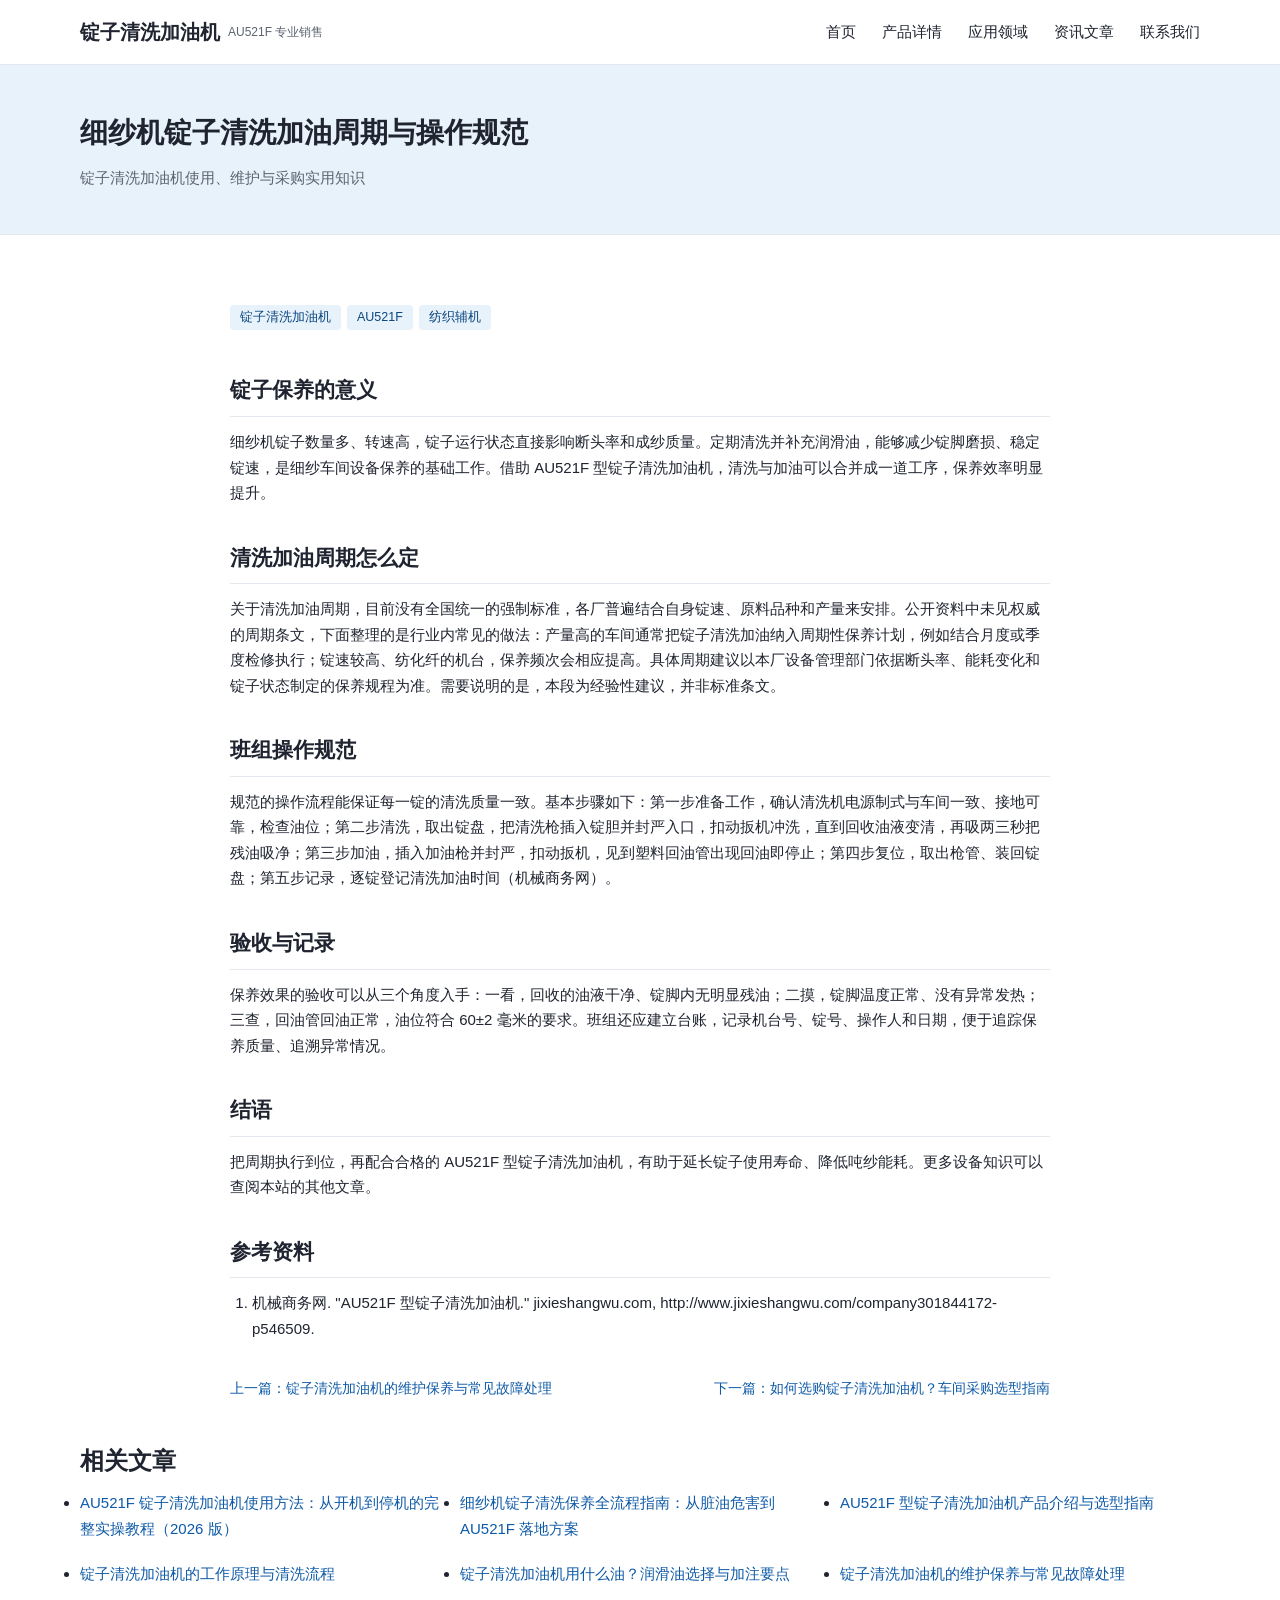
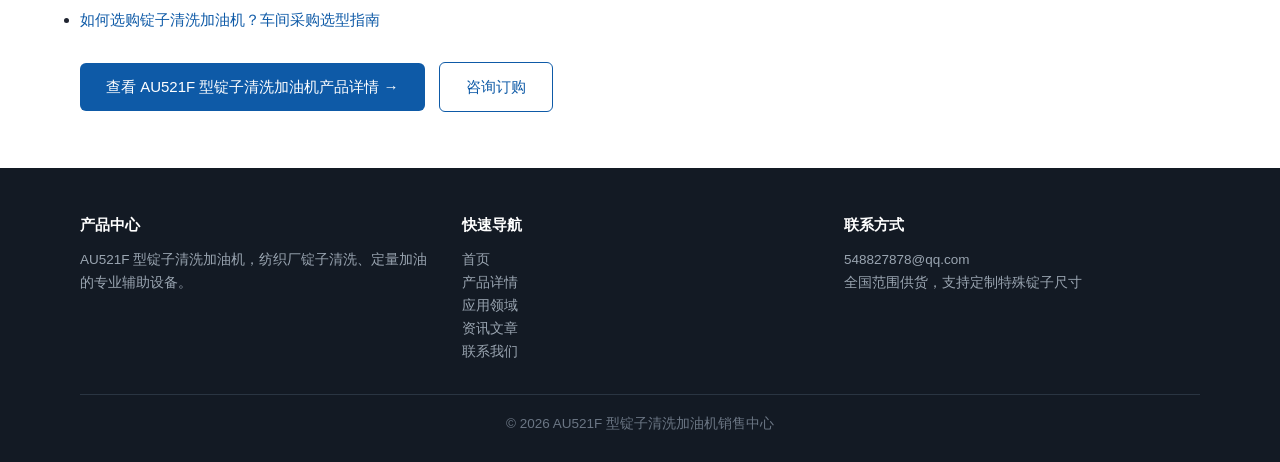
<file: articles/jinshaji-jingzi-qinxi-jiayou-yuanze.html>
<!DOCTYPE html>
<html lang="zh-CN">
<head>
<meta charset="UTF-8">
<meta name="viewport" content="width=device-width, initial-scale=1.0">
<title>细纱机锭子清洗加油周期与操作规范 - 锭子清洗加油机资讯</title>
<meta name="description" content="细纱机锭子的清洗加油周期怎么定？本文从锭子保养意义、周期建议、班组操作规范与验收标准四个方面给出规范建议。">
<meta name="keywords" content="锭子清洗加油机,AU521F,锭子加油机,细纱机锭子保养,纺织辅机">
<link rel="canonical" href="https://mfujun2025.github.io/dingzi/articles/jinshaji-jingzi-qinxi-jiayou-yuanze.html">
<script type="application/ld+json">
{"@context": "https://schema.org", "@type": "Article", "headline": "细纱机锭子清洗加油周期与操作规范", "description": "细纱机锭子的清洗加油周期怎么定？本文从锭子保养意义、周期建议、班组操作规范与验收标准四个方面给出规范建议。", "datePublished": "2026-10-26", "dateModified": "2026-10-26", "author": {"@type": "Organization", "name": "AU521F 型锭子清洗加油机销售中心"}, "mainEntityOfPage": "https://mfujun2025.github.io/dingzi/articles/jinshaji-jingzi-qinxi-jiayou-yuanze.html"}
</script>
<link rel="stylesheet" href="../css/style.css">
</head>
<body>

<header class="site-header">
  <div class="container">
    <a class="logo" href="../index.html">锭子清洗加油机 <small>AU521F 专业销售</small></a>
    <nav class="nav">
      <a href="../index.html">首页</a>
      <a href="../product.html">产品详情</a>
      <a href="../application.html">应用领域</a>
      <a href="../articles/index.html">资讯文章</a>
      <a href="../contact.html">联系我们</a>
    </nav>
  </div>
</header>

<div class="page-head">
  <div class="container">
    <h1>细纱机锭子清洗加油周期与操作规范</h1>
    <p>锭子清洗加油机使用、维护与采购实用知识</p>
  </div>
</div>

<section class="section">
  <div class="container">
    <div class="article-body">
      <p style="margin-bottom:8px"><span class="tag">锭子清洗加油机</span><span class="tag">AU521F</span><span class="tag">纺织辅机</span></p>
      <h2>锭子保养的意义</h2>
<p>细纱机锭子数量多、转速高，锭子运行状态直接影响断头率和成纱质量。定期清洗并补充润滑油，能够减少锭脚磨损、稳定锭速，是细纱车间设备保养的基础工作。借助 AU521F 型锭子清洗加油机，清洗与加油可以合并成一道工序，保养效率明显提升。</p>
<h2>清洗加油周期怎么定</h2>
<p>关于清洗加油周期，目前没有全国统一的强制标准，各厂普遍结合自身锭速、原料品种和产量来安排。公开资料中未见权威的周期条文，下面整理的是行业内常见的做法：产量高的车间通常把锭子清洗加油纳入周期性保养计划，例如结合月度或季度检修执行；锭速较高、纺化纤的机台，保养频次会相应提高。具体周期建议以本厂设备管理部门依据断头率、能耗变化和锭子状态制定的保养规程为准。需要说明的是，本段为经验性建议，并非标准条文。</p>
<h2>班组操作规范</h2>
<p>规范的操作流程能保证每一锭的清洗质量一致。基本步骤如下：第一步准备工作，确认清洗机电源制式与车间一致、接地可靠，检查油位；第二步清洗，取出锭盘，把清洗枪插入锭胆并封严入口，扣动扳机冲洗，直到回收油液变清，再吸两三秒把残油吸净；第三步加油，插入加油枪并封严，扣动扳机，见到塑料回油管出现回油即停止；第四步复位，取出枪管、装回锭盘；第五步记录，逐锭登记清洗加油时间（机械商务网）。</p>
<h2>验收与记录</h2>
<p>保养效果的验收可以从三个角度入手：一看，回收的油液干净、锭脚内无明显残油；二摸，锭脚温度正常、没有异常发热；三查，回油管回油正常，油位符合 60±2 毫米的要求。班组还应建立台账，记录机台号、锭号、操作人和日期，便于追踪保养质量、追溯异常情况。</p>
<h2>结语</h2>
<p>把周期执行到位，再配合合格的 AU521F 型锭子清洗加油机，有助于延长锭子使用寿命、降低吨纱能耗。更多设备知识可以查阅本站的其他文章。</p>
      <h2>参考资料</h2>
      <ol>
<li>机械商务网. "AU521F 型锭子清洗加油机." jixieshangwu.com, http://www.jixieshangwu.com/company301844172-p546509.</li>
      </ol>
    </div>
    <nav class="article-nav">
      <a href="jingzi-qinxi-weihu-baoyang.html">上一篇：锭子清洗加油机的维护保养与常见故障处理</a>
      <a href="jingzi-jiayouji-gouji-zhinan.html">下一篇：如何选购锭子清洗加油机？车间采购选型指南</a>
    </nav>
    <h2 style="margin-top:40px">相关文章</h2>
    <ul class="article-grid" style="display:grid;grid-template-columns:repeat(auto-fill,minmax(300px,1fr));gap:20px">
<li><a href="au521f-dingzi-qingxi-jiayouji-shiyong-fangfa.html">AU521F 锭子清洗加油机使用方法：从开机到停机的完整实操教程（2026 版）</a></li>
<li><a href="jinshaji-jingzi-qinxi-baoyang-quanliucheng.html">细纱机锭子清洗保养全流程指南：从脏油危害到 AU521F 落地方案</a></li>
<li><a href="au521f-jingzi-qinxi-jiayouji.html">AU521F 型锭子清洗加油机产品介绍与选型指南</a></li>
<li><a href="jingzi-qinxi-jiayou-yuanli.html">锭子清洗加油机的工作原理与清洗流程</a></li>
<li><a href="jingzi-jiayou-cailiao-xuanze.html">锭子清洗加油机用什么油？润滑油选择与加注要点</a></li>
<li><a href="jingzi-qinxi-weihu-baoyang.html">锭子清洗加油机的维护保养与常见故障处理</a></li>
<li><a href="jingzi-jiayouji-gouji-zhinan.html">如何选购锭子清洗加油机？车间采购选型指南</a></li>
    </ul>
    <p style="margin-top:30px"><a class="btn" href="../product.html">查看 AU521F 型锭子清洗加油机产品详情 →</a> <a class="btn ghost" href="../contact.html" style="margin-left:10px">咨询订购</a></p>
  </div>
</section>

<footer class="site-footer">
  <div class="container">
    <div class="ft-cols">
      <div><h4>产品中心</h4><p>AU521F 型锭子清洗加油机，纺织厂锭子清洗、定量加油的专业辅助设备。</p></div>
      <div><h4>快速导航</h4><p><a href="../index.html">首页</a><br><a href="../product.html">产品详情</a><br><a href="../application.html">应用领域</a><br><a href="../articles/index.html">资讯文章</a><br><a href="../contact.html">联系我们</a></p></div>
      <div><h4>联系方式</h4><p><a href="mailto:548827878@qq.com">548827878@qq.com</a><br>全国范围供货，支持定制特殊锭子尺寸</p></div>
    </div>
    <p class="copy">© 2026 AU521F 型锭子清洗加油机销售中心</p>
  </div>
</footer>

</body>
</html>
</file>
<file: css/style.css>
/* AU521F 锭子清洗加油机销售站 - 公共样式 */
:root{
  --ink:#1f2430;
  --muted:#5b6470;
  --brand:#0e5aa7;
  --brand-dark:#0a467f;
  --brand-light:#e8f2fb;
  --line:#e3e8ef;
  --bg:#f6f8fa;
  --card:#ffffff;
  --radius:10px;
}
*{margin:0;padding:0;box-sizing:border-box}
html{scroll-behavior:smooth}
body{font-family:"Microsoft YaHei","PingFang SC","Helvetica Neue",Arial,sans-serif;color:var(--ink);background:#fff;line-height:1.7;font-size:15px}
img{max-width:100%;height:auto;display:block}
a{color:var(--brand);text-decoration:none}
a:hover{text-decoration:underline}
.container{max-width:1160px;margin:0 auto;padding:0 20px}

/* 顶部 */
.site-header{position:sticky;top:0;z-index:50;background:#fff;border-bottom:1px solid var(--line)}
.site-header .container{display:flex;align-items:center;justify-content:space-between;height:64px}
.logo{font-size:20px;font-weight:700;color:var(--ink);display:flex;align-items:center;gap:8px}
.logo:hover{text-decoration:none}
.logo small{font-size:12px;font-weight:400;color:var(--muted)}
.nav{display:flex;gap:26px}
.nav a{color:var(--ink);font-size:15px}
.nav a:hover{color:var(--brand)}

/* Hero */
.hero{background:linear-gradient(135deg,#0e5aa7 0%,#0a467f 100%);color:#fff;padding:72px 0}
.hero h1{font-size:34px;margin-bottom:14px;line-height:1.35}
.hero p{font-size:16px;opacity:.92;max-width:640px}
.hero .btn{margin-top:26px}

/* 按钮 */
.btn{display:inline-block;background:var(--brand);color:#fff;padding:11px 26px;border-radius:6px;font-size:15px;transition:background .2s}
.btn:hover{background:var(--brand-dark);text-decoration:none;color:#fff}
.btn.ghost{background:transparent;color:var(--brand);border:1px solid var(--brand)}
.btn.ghost:hover{background:var(--brand-light);color:var(--brand-dark)}

/* 通用区块 */
.section{padding:56px 0}
.section.alt{background:var(--bg)}
.section h2{font-size:24px;margin-bottom:8px}
.section .sub{color:var(--muted);margin-bottom:30px}

/* 产品图集 */
.gallery{display:grid;grid-template-columns:repeat(auto-fit,minmax(240px,1fr));gap:20px}
.gallery figure{background:var(--card);border:1px solid var(--line);border-radius:var(--radius);overflow:hidden}
.gallery img{width:100%;background:#f0f3f7}
.gallery figcaption{padding:10px;text-align:center;font-size:13px;color:var(--muted)}

/* 规格表 */
.spec-table{width:100%;border-collapse:collapse;background:#fff;border:1px solid var(--line);border-radius:var(--radius);overflow:hidden}
.spec-table th,.spec-table td{padding:11px 16px;border-bottom:1px solid var(--line);text-align:left;font-size:14px}
.spec-table th{background:var(--brand-light);color:var(--brand-dark);width:32%;font-weight:600}
.spec-table tr:last-child td,.spec-table tr:last-child th{border-bottom:none}

/* 卡片 */
.card{background:var(--card);border:1px solid var(--line);border-radius:var(--radius);padding:24px;transition:box-shadow .2s}
.card:hover{box-shadow:0 6px 18px rgba(14,90,167,.08)}
.card h3{font-size:17px;margin-bottom:10px}
.card p{color:var(--muted);font-size:14px}
.feature-grid{display:grid;grid-template-columns:repeat(auto-fit,minmax(220px,1fr));gap:20px}

/* 文章卡片 */
.article-grid{display:grid;grid-template-columns:repeat(auto-fill,minmax(300px,1fr));gap:22px}
.article-card{background:#fff;border:1px solid var(--line);border-radius:var(--radius);overflow:hidden;display:flex;flex-direction:column;transition:box-shadow .2s,transform .2s}
.article-card:hover{box-shadow:0 8px 22px rgba(15,23,42,.1);transform:translateY(-2px)}
.article-card .thumb{height:160px;background:linear-gradient(135deg,#0e5aa7,#3f7fc4);display:flex;align-items:center;justify-content:center}
.article-card .thumb svg{width:100%;height:100%}
.article-card .body{padding:16px 18px 20px;display:flex;flex-direction:column;flex:1}
.article-card h3{font-size:16px;margin-bottom:8px;line-height:1.5}
.article-card .meta{font-size:12px;color:var(--muted);margin-bottom:10px}
.article-card p{font-size:13.5px;color:var(--muted);flex:1}

/* 文章正文 */
.article-body{max-width:820px;margin:0 auto}
.article-body h2{font-size:21px;margin:34px 0 12px;padding-bottom:8px;border-bottom:1px solid var(--line)}
.article-body h3{font-size:17px;margin:24px 0 10px}
.article-body p{margin:12px 0}
.article-body ul,.article-body ol{margin:12px 0 12px 22px}
.article-body li{margin:6px 0}
.article-body figure{margin:22px 0}
.article-body figcaption{text-align:center;font-size:13px;color:var(--muted);margin-top:8px}
.article-nav{max-width:820px;margin:36px auto 0;display:flex;justify-content:space-between;gap:16px;flex-wrap:wrap;font-size:14px}
.tag{display:inline-block;background:var(--brand-light);color:var(--brand-dark);border-radius:4px;padding:2px 10px;font-size:12.5px;margin:0 6px 8px 0}

/* 内页头 */
.page-head{background:var(--brand-light);border-bottom:1px solid var(--line);padding:44px 0}
.page-head h1{font-size:28px}
.page-head p{color:var(--muted);margin-top:8px}

/* CTA */
.cta{background:linear-gradient(135deg,#0e5aa7,#0a467f);color:#fff;text-align:center;padding:56px 0}
.cta h2{color:#fff;font-size:24px;margin-bottom:12px}
.cta p{opacity:.92;margin-bottom:22px}
.cta .btn{background:#fff;color:var(--brand-dark)}
.cta .btn:hover{background:#e8f2fb}
.cta .mail{color:#fff;font-size:19px;font-weight:700;letter-spacing:.5px}

/* 联系信息 */
.contact-grid{display:grid;grid-template-columns:repeat(auto-fit,minmax(240px,1fr));gap:20px;margin-top:30px}
.contact-item{background:#fff;border:1px solid var(--line);border-radius:var(--radius);padding:24px}
.contact-item h3{font-size:16px;margin-bottom:10px;color:var(--brand-dark)}
.contact-item p{font-size:15px}
.contact-item .ico{font-size:26px;margin-bottom:12px;display:block}

/* 页脚 */
.site-footer{background:#131a24;color:#9aa5b1;padding:44px 0 26px;font-size:13.5px}
.site-footer .ft-cols{display:grid;grid-template-columns:repeat(auto-fit,minmax(220px,1fr));gap:26px;margin-bottom:30px}
.site-footer h4{color:#fff;font-size:15px;margin-bottom:12px}
.site-footer a{color:#9aa5b1}
.site-footer a:hover{color:#fff}
.site-footer .copy{border-top:1px solid #2a3542;padding-top:18px;text-align:center;color:#6b7684}

.table-wrap{overflow-x:auto;-webkit-overflow-scrolling:touch;margin:0 -4px}

/* 移动端 */
@media (max-width:720px){
  .nav{gap:8px;flex-wrap:wrap;justify-content:flex-end}
  .nav a{font-size:12px;white-space:nowrap}
  .hero h1{font-size:24px}
  .hero{padding:40px 0}
  .hero p{font-size:14.5px}
  .section{padding:36px 0}
  .section h2{font-size:20px}
  .site-header .container{height:auto;min-height:56px;flex-direction:column;align-items:stretch;gap:6px;padding:8px 16px}
  .site-header .container .nav{justify-content:center}
  .logo{font-size:16px;text-align:center;justify-content:center}
  .logo small{display:block;font-size:11px}
  .hero .btn{display:inline-block;margin:6px 4px 0 0}
  .hero-btns{display:flex;flex-wrap:wrap;gap:8px}
  .spec-table th,.spec-table td{padding:8px 10px;font-size:13px}
  .article-grid{grid-template-columns:1fr}
  .feature-grid{grid-template-columns:1fr}
  .gallery{grid-template-columns:1fr}
  .contact-grid{grid-template-columns:1fr}
}
</file>
